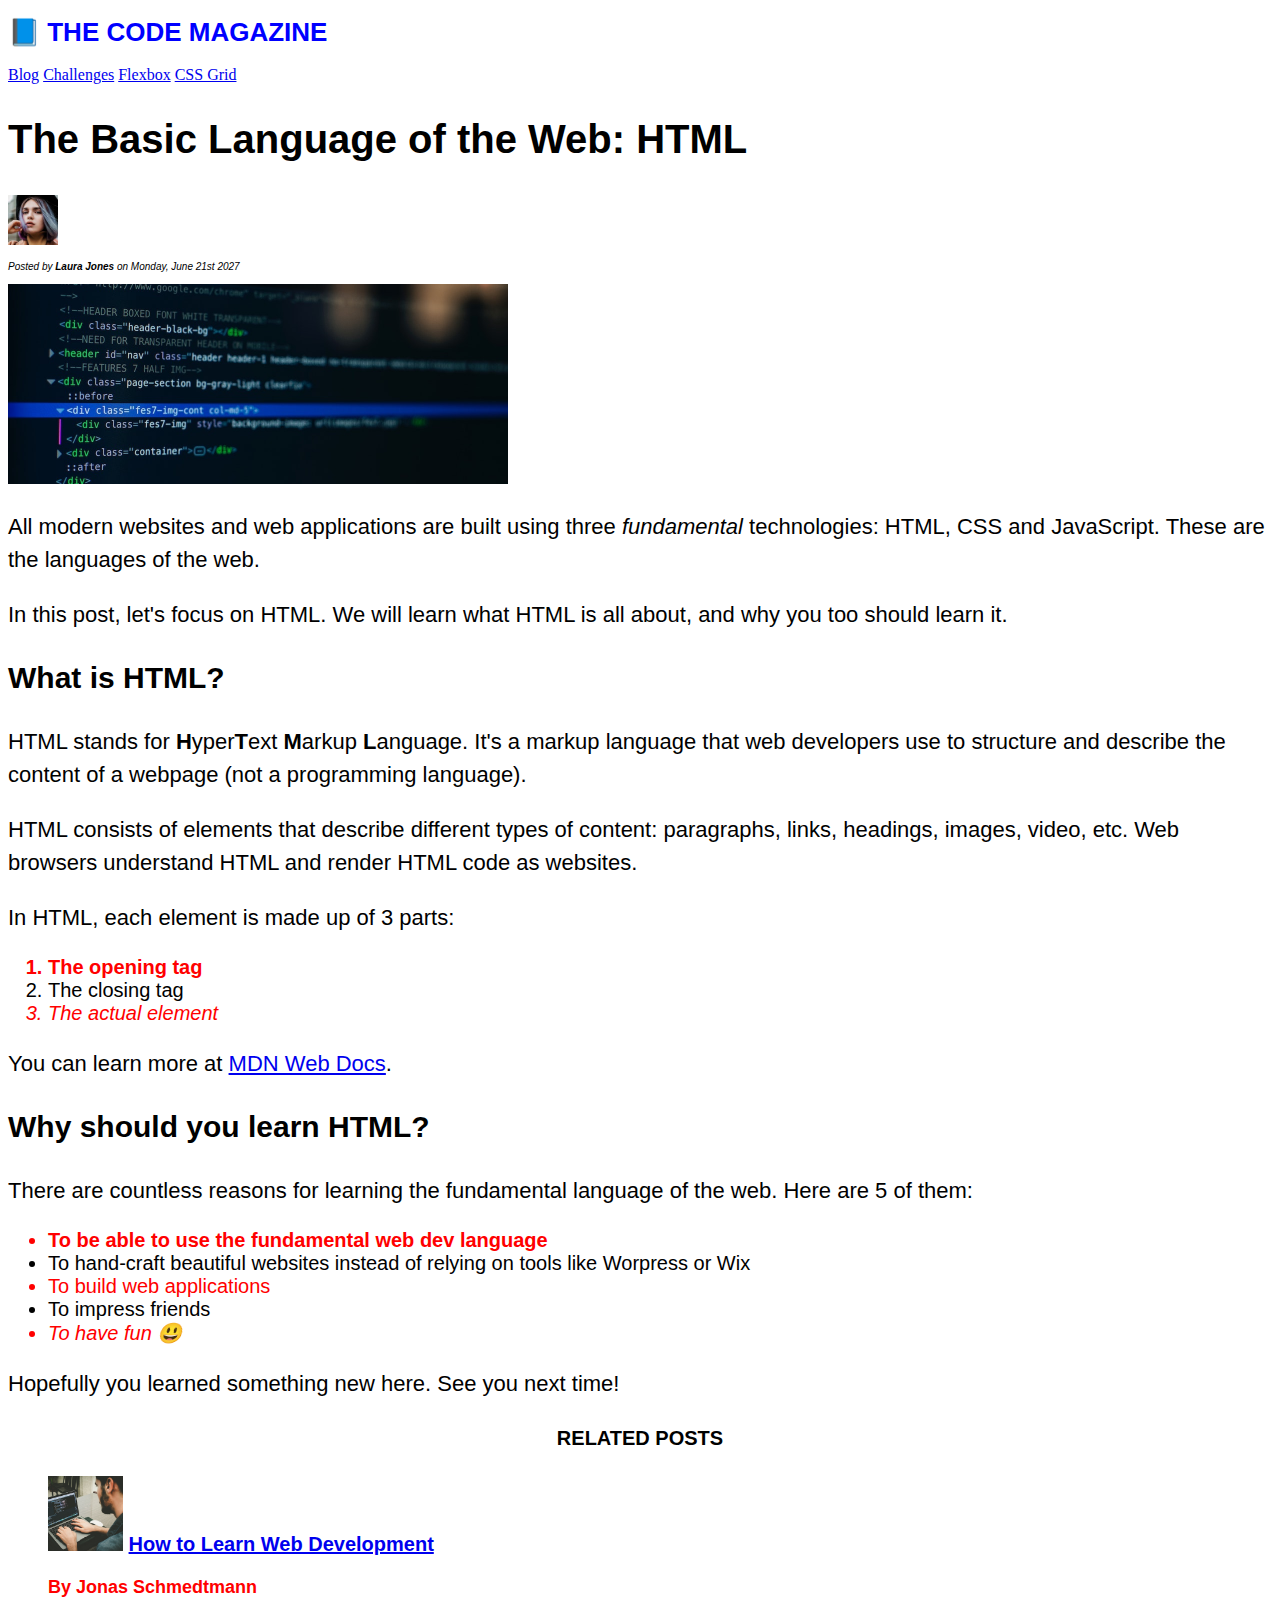
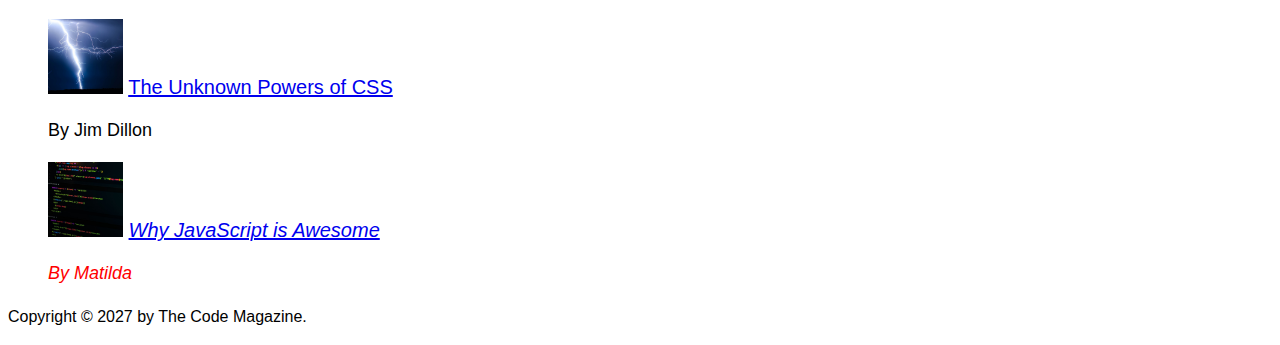
<file: HTML_Basic/03-CSS-Fundamentals/index.html>
<!DOCTYPE html>
<html lang="en">
  <head>
    <meta charset="UTF-8" />
    <link href="style.css" rel="stylesheet">
    <title>The Basic Language of the Web: HTML</title>
    
    </head>

  <body>
    <!--
    <h1>The Basic Language of the Web: HTML</h1>
    <h2>The Basic Language of the Web: HTML</h2>
    <h3>The Basic Language of the Web: HTML</h3>
    <h4>The Basic Language of the Web: HTML</h4>
    <h5>The Basic Language of the Web: HTML</h5>
    <h6>The Basic Language of the Web: HTML</h6>
    -->

    <header>
      <h1>📘 The Code Magazine</h1>

      <nav>
        <a href="blog.html">Blog</a>
        <a href="#">Challenges</a>
        <a href="#">Flexbox</a>
        <a href="#">CSS Grid</a>
      </nav>
    </header>

    <article>
      <header>
        <h2>The Basic Language of the Web: HTML</h2>

        <img
          src="img/laura-jones.jpg"
          alt="Headshot of Laura Jones"
          height="50"
          width="50"
        />

        <p id="author">Posted by <strong>Laura Jones</strong> on Monday, June 21st 2027</p>

        <img
          src="img/post-img.jpg"
          alt="HTML code on a screen"
          width="500"
          height="200"
        />
      </header>

      <p>
        All modern websites and web applications are built using three
        <em>fundamental</em>
        technologies: HTML, CSS and JavaScript. These are the languages of the
        web.
      </p>

      <p>
        In this post, let's focus on HTML. We will learn what HTML is all about,
        and why you too should learn it.
      </p>

      <h3>What is HTML?</h3>
      <p>
        HTML stands for <strong>H</strong>yper<strong>T</strong>ext
        <strong>M</strong>arkup <strong>L</strong>anguage. It's a markup
        language that web developers use to structure and describe the content
        of a webpage (not a programming language).
      </p>
      <p>
        HTML consists of elements that describe different types of content:
        paragraphs, links, headings, images, video, etc. Web browsers understand
        HTML and render HTML code as websites.
      </p>
      <p>In HTML, each element is made up of 3 parts:</p>

      <ol>
        <li>The opening tag</li>
        <li>The closing tag</li>
        <li>The actual element</li>
      </ol>

      <p>
        You can learn more at
        <a
          href="https://developer.mozilla.org/en-US/docs/Web/HTML"
          target="_blank"
          >MDN Web Docs</a
        >.
      </p>

      <h3>Why should you learn HTML?</h3>

      <p>
        There are countless reasons for learning the fundamental language of the
        web. Here are 5 of them:
      </p>

      <ul>
        <li>To be able to use the fundamental web dev language</li>
        <li>
          To hand-craft beautiful websites instead of relying on tools like
          Worpress or Wix
        </li>
        <li>To build web applications</li>
        <li>To impress friends</li>
        <li>To have fun 😃</li>
      </ul>

      <p>Hopefully you learned something new here. See you next time!</p>
    </article>

    <aside>
      <h4>Related posts</h4>

      <ul class="related-book">
        <li>
          <img
            src="img/related-1.jpg"
            alt="Person programming"
            width="75"
            width="75"
          />
          <a href="#">How to Learn Web Development</a>
          <p class="related-author">By Jonas Schmedtmann</p>
        </li>
        <li>
          <img src="img/related-2.jpg" alt="Lightning" width="75" heigth="75" />
          <a href="#">The Unknown Powers of CSS</a>
          <p class="related-author">By Jim Dillon</p>
        </li>
        <li>
          <img
            src="img/related-3.jpg"
            alt="JavaScript code on a screen"
            width="75"
            height="75"
          />
          <a href="#">Why JavaScript is Awesome</a>
          <p class="related-author">By Matilda</p>
        </li>
      </ul>
    </aside>

    <footer>
      <p id="copyright">
        Copyright &copy; 2027 by The Code Magazine.
      </p>
    </footer>
  </body>
</html>
</file>
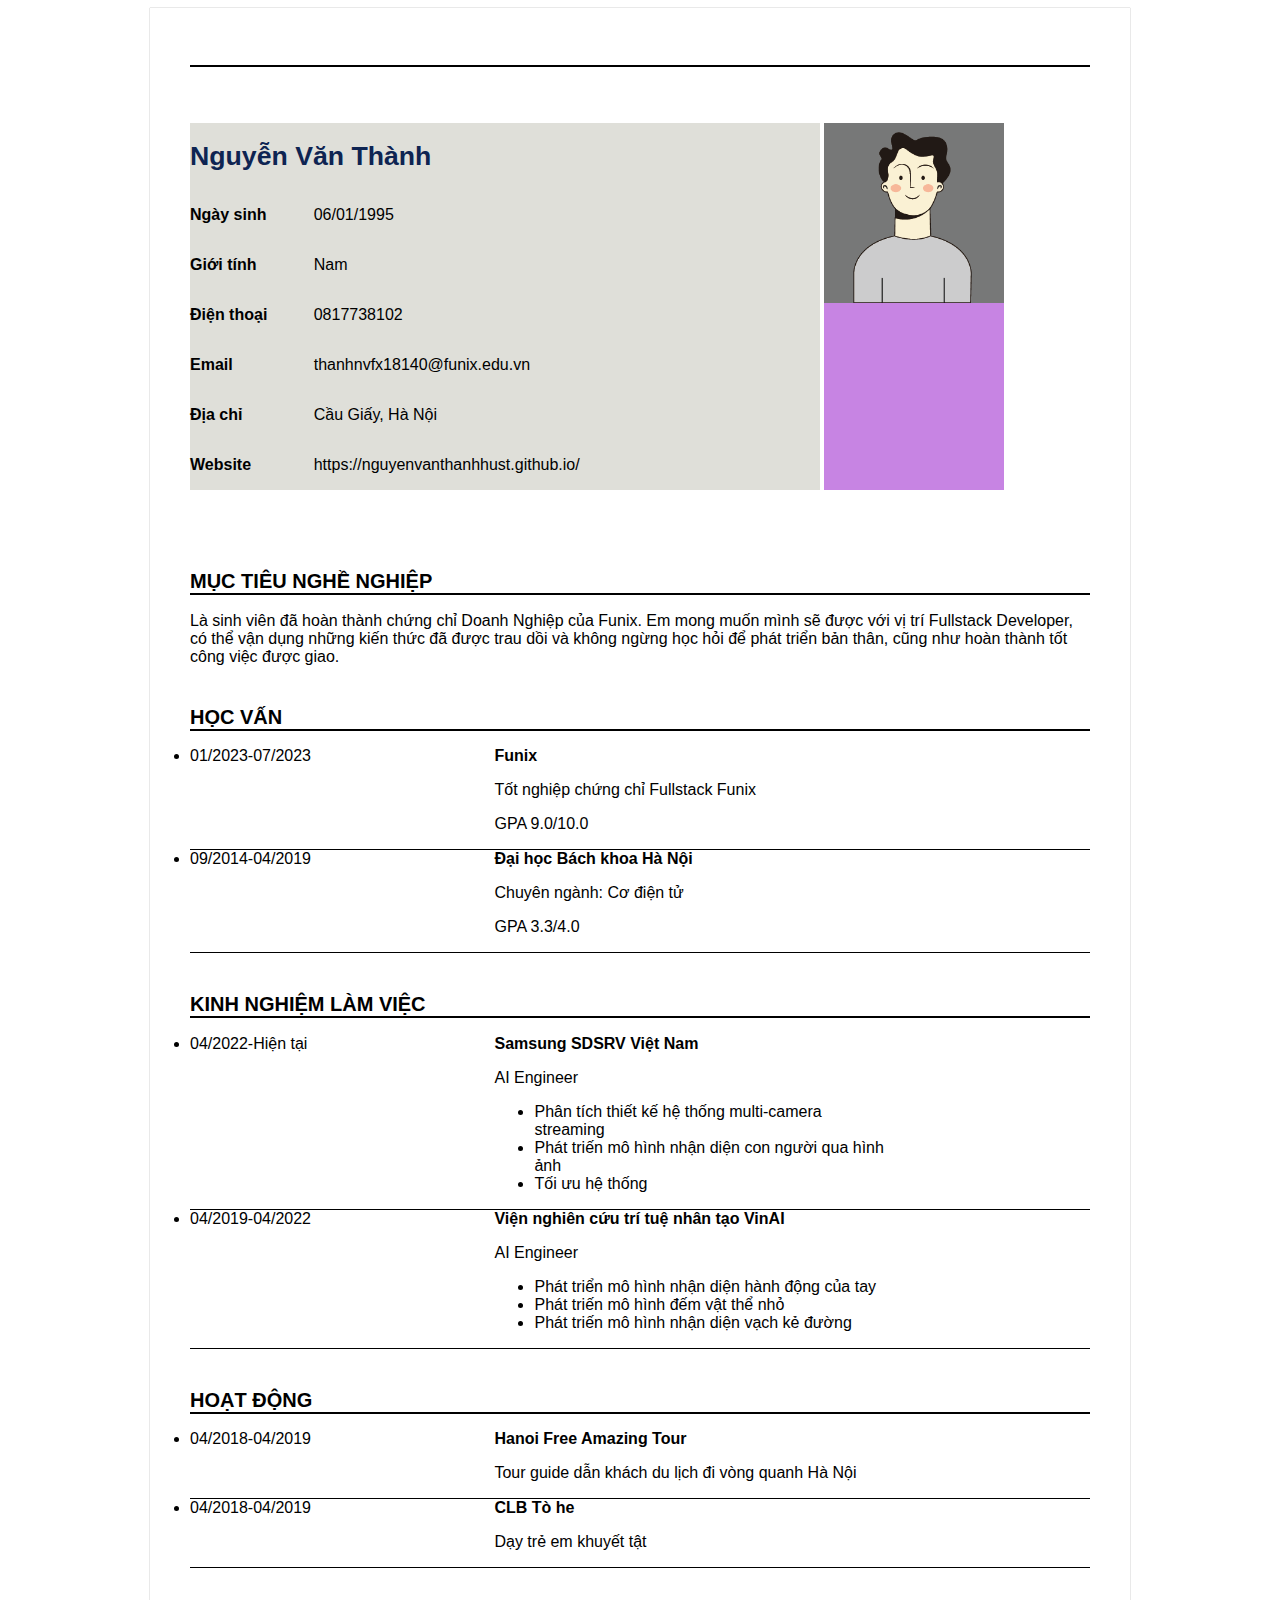
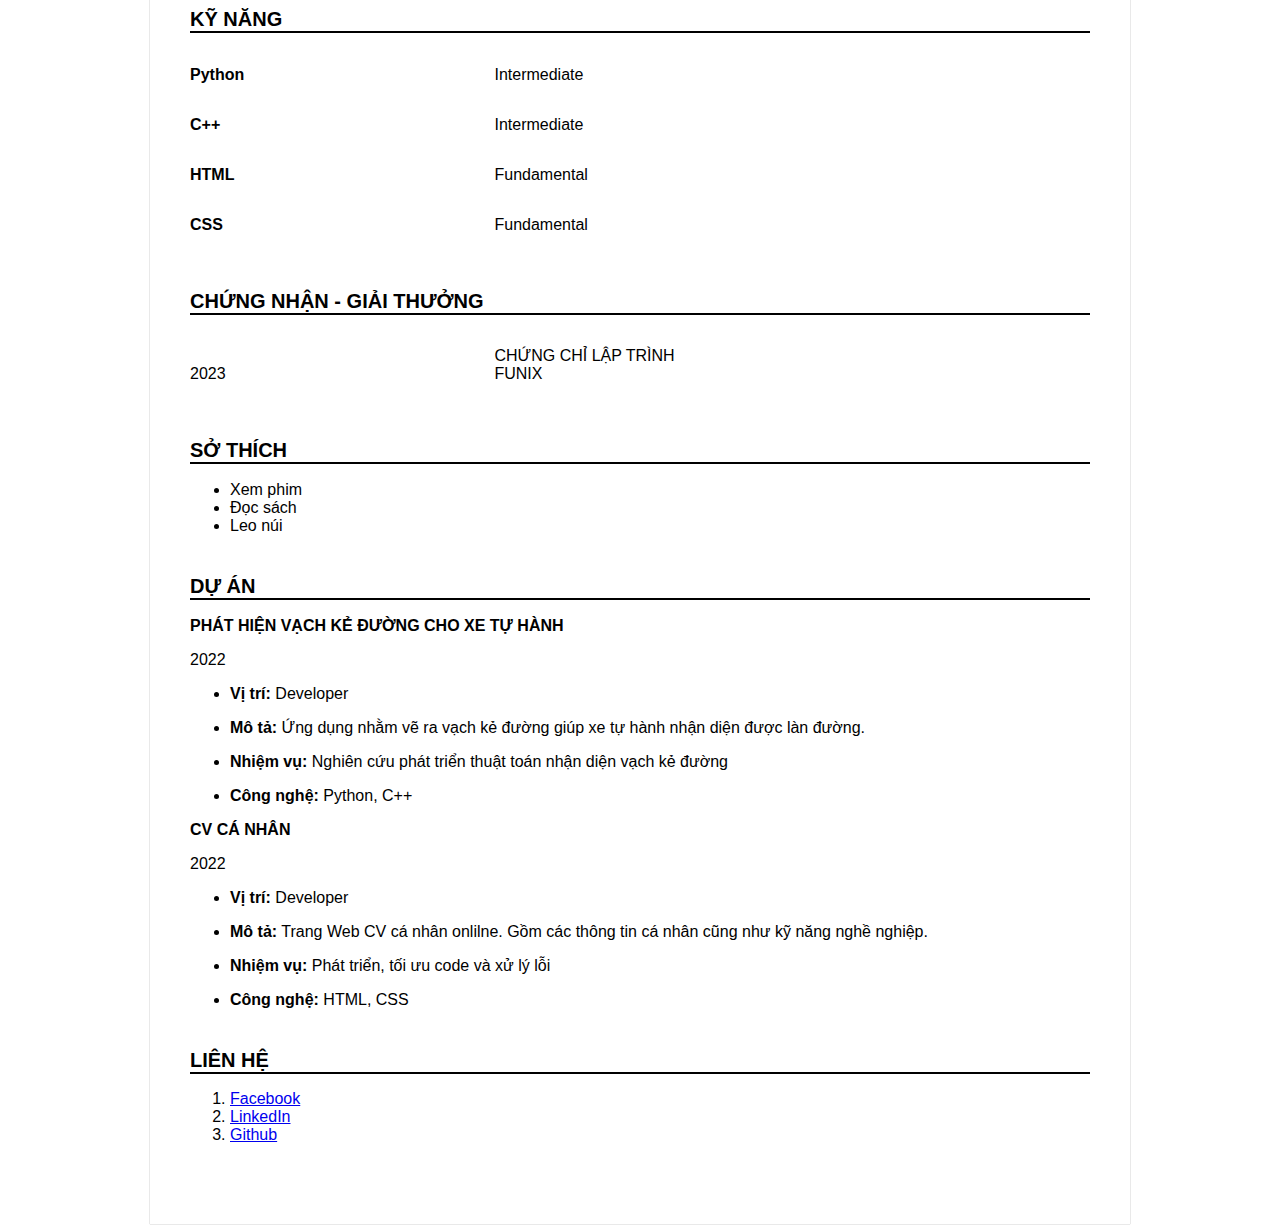
<file: HTML_Basic/Assignment 01/index.html>
<!DOCTYPE html>
<html lang="en">
	<head>
		<meta charset="utf-8" />
		<title>Assignment 01</title>
		<meta name="robots" content="noindex" />

		<link rel="stylesheet" href="./css/styles.css" />
	</head>

	<body>
		<div class="cv-document">
			<div class="cv-page">
				<div class="section-main" id="info">
					<h2 class="section-title"></h2>
					<div class="main-section-content">
						<h1 class="name">Nguyễn Văn Thành</h1>
						<div class="each-info">
							<p class="info-type">Ngày sinh</p>
							<p class="info">06/01/1995</p>
						</div>
						<div class="each-info">
							<p class="info-type">Giới tính</p>
							<p class="info">Nam</p>
						</div>
						<div class="each-info">
							<p class="info-type">Điện thoại</p>
							<p class="info">0817738102</p>
						</div>
						<div class="each-info">
							<p class="info-type">Email</p>
							<p class="info">thanhnvfx18140@funix.edu.vn</p>
						</div>
						<div class="each-info">
							<p class="info-type">Địa chỉ</p>
							<p class="info">Cầu Giấy, Hà Nội</p>
						</div>
						<div class="each-info">
							<p class="info-type">Website</p>
							<p class="info">https://nguyenvanthanhhust.github.io/</p>
						</div>
					</div>

					<div class="person-image">
						<img id="image" 
							src="./images/default-avatar.png"
							width="180"
							height="180"

						>
					</div>
				</div>				

				<div class="section" id="target">
					<h2 class="section-title">Mục tiêu nghề nghiệp</h2>
					<div class="section-content">
						<p>Là sinh viên đã hoàn thành chứng chỉ Doanh Nghiệp của Funix. Em mong muốn mình sẽ được với vị trí Fullstack Developer, có thể vận dụng những kiến thức đã được trau dồi và không ngừng học hỏi để phát triển bản thân, cũng như hoàn thành tốt công việc được giao.</p>
					</div>
				</div>

				<div class="section" id="education">
					<h2 class="section-title">Học vấn</h2>
					<div class="section-content">
						<div class="activity-info">
							<div class="time">
								<li>01/2023-07/2023</li>
							</div>
							<div class="activity">
								<div class="header">
									Funix
								</div>
								<div class="info">
									<p>Tốt nghiệp chứng chỉ Fullstack Funix</p>
									<p>GPA 9.0/10.0</p>
								</div>
							</div>
						</div>
						<div class="activity-info">
							<div class="time">
								<li>09/2014-04/2019</li>
							</div>
							<div class="activity">
								<div class="header">
									Đại học Bách khoa Hà Nội
								</div>
								<div class="info">
									<p>Chuyên ngành: Cơ điện tử</p>
									<p>GPA 3.3/4.0</p>
								</div>
							</div>
						</div>
					</div>
				</div>

				<div class="section" id="experience">
					<h2 class="section-title">Kinh nghiệm làm việc</h2>
					<div class="section-content">
						<div class="activity-info">
							<div class="time">
								<li>04/2022-Hiện tại</li>
							</div>
							<div class="activity">
								<div class="header">
									Samsung SDSRV Việt Nam
								</div>
								<div class="info">
									<p>AI Engineer</p>
									<ul>
										<li>Phân tích thiết kế hệ thống multi-camera streaming</li>
										<li>Phát triến mô hình nhận diện con người qua hình ảnh</li>
										<li>Tối ưu hệ thống</li>
									</ul>
								</div>
							</div>
						</div>
						<div class="activity-info">
							<div class="time">
								<li>04/2019-04/2022</li>
							</div>
							<div class="activity">
								<div class="header">
									Viện nghiên cứu trí tuệ nhân tạo VinAI
								</div>
								<div class="info">
									<p>AI Engineer</p>
									<ul>
										<li>Phát triển mô hình nhận diện hành động của tay</li>
										<li>Phát triến mô hình đếm vật thể nhỏ</li>
										<li>Phát triến mô hình nhận diện vạch kẻ đường</li>
									</ul>
								</div>
							</div>
						</div>

					</div>
				</div>

				<div class="section" id="activity">
					<h2 class="section-title">Hoạt động</h2>
					<div class="section-content">
						<div class="activity-info">
							<div class="time">
								<li>04/2018-04/2019</li>
							</div>
							<div class="activity">
								<div class="header">
									Hanoi Free Amazing Tour
								</div>
								<div class="info">
									<p>Tour guide dẫn khách du lịch đi vòng quanh Hà Nội</p>
								</div>
							</div>
						</div>
						<div class="activity-info">
							<div class="time">
								<li>04/2018-04/2019</li>
							</div>
							<div class="activity">
								<div class="header">
									CLB Tò he
								</div>
								<div class="info">
									<p>Dạy trẻ em khuyết tật</p>
								</div>
							</div>
						</div>
					</div>
				</div>

				<div class="section" id="skill">
					<h2 class="section-title">Kỹ năng</h2>
					<div class="section-content">
						<div class="each-info">
							<p class="language">Python</p>
							<p class="level">Intermediate</p>
						</div>
						<div class="each-info">
							<p class="language">C++</p>
							<p class="level">Intermediate</p>
						</div>
						<div class="each-info">
							<p class="language">HTML</p>
							<p class="level">Fundamental</p>
						</div>
						<div class="each-info">
							<p class="language">CSS</p>
							<p class="level">Fundamental</p>
						</div>
					</div>
				</div>

				<div class="section" id="certificate">
					<h2 class="section-title">Chứng nhận - Giải thưởng</h2>
					<div class="section-content">
						<div class="each-info">
							<p class="year">2023</p>
							<p class="cerfiticate">chứng chỉ lập trình funix</p>
						</div>
					</div>
				</div>

				<div class="section" id="hobby">
					<h2 class="section-title">Sở thích</h2>
					<div class="section-content">
						<ul>
							<li>Xem phim</li>
							<li>Đọc sách</li>
							<li>Leo núi</li>
						</ul>
					</div>
				</div>

				<div class="section" id="project">
					<h2 class="section-title">Dự án</h2>
					<div class="section-content">
						<div class="project">
							<div class="header-project">
								Phát hiện vạch kẻ đường cho xe tự hành
							</div>
							<div class="each-project">
								<p>2022</p>
								<ul>
									<li>
										<div class="description">
											<p>
												<span style="font-weight: bold;">Vị trí:</span>
												Developer
											</p>
										</div>
									</li>
									<li>
										<div class="description">
											<p>
												<span style="font-weight: bold;">Mô tả:</span>
												Ứng dụng nhằm vẽ ra vạch kẻ đường giúp xe tự hành nhận diện được làn đường.
											</p>
										</div>
									</li>
									<li>
										<div class="description">
											<p>
												<span style="font-weight: bold;">Nhiệm vụ:</span>
												Nghiên cứu phát triển thuật toán nhận diện vạch kẻ đường
											</p>
										</div>
									</li>
									<li>
										<div class="description">
											<p>
												<span style="font-weight: bold;">Công nghệ:</span>
												Python, C++
											</p>
										</div>
									</li>
								</ul>
							</div>
						</div>
						<div class="project">
							<div class="header-project">
								CV Cá nhân
							</div>
							<div class="each-project">
								<p>2022</p>
								<ul>
									<li>
										<div class="description">
											<p>
												<span style="font-weight: bold;">Vị trí:</span>
												Developer
											</p>
										</div>
									</li>
									<li>
										<div class="description">
											<p>
												<span style="font-weight: bold;">Mô tả:</span>
												Trang Web CV cá nhân onlilne. Gồm các thông tin cá nhân cũng như kỹ năng nghề nghiệp.
											</p>
										</div>
									</li>
									<li>
										<div class="description">
											<p>
												<span style="font-weight: bold;">Nhiệm vụ:</span>
												Phát triển, tối ưu code và xử lý lỗi
											</p>
										</div>
									</li>
									<li>
										<div class="description">
											<p>
												<span style="font-weight: bold;">Công nghệ:</span>
												HTML, CSS
											</p>
										</div>
									</li>
								</ul>
							</div>
						</div>
					</div>
				</div>

				<div class="section" id="contact">
					<h2 class="section-title">Liên hệ</h2>
					<div class="section-content">
						<ol>
							<li><a href="https://www.facebook.com/Nguyen.Van.Thanh.Hust/" target="_blank">Facebook</a></li>
							<li><a href="https://www.linkedin.com/in/thanh-nguyen-a1b492140/" target="_blank">LinkedIn</a></li>
							<li><a href="https://github.com/NguyenVanThanhHust/" target="_blank">Github</a></li>
						</ol>
					</div>
				</div>
			</div>
		</div>
	</body>
</html>
</file>
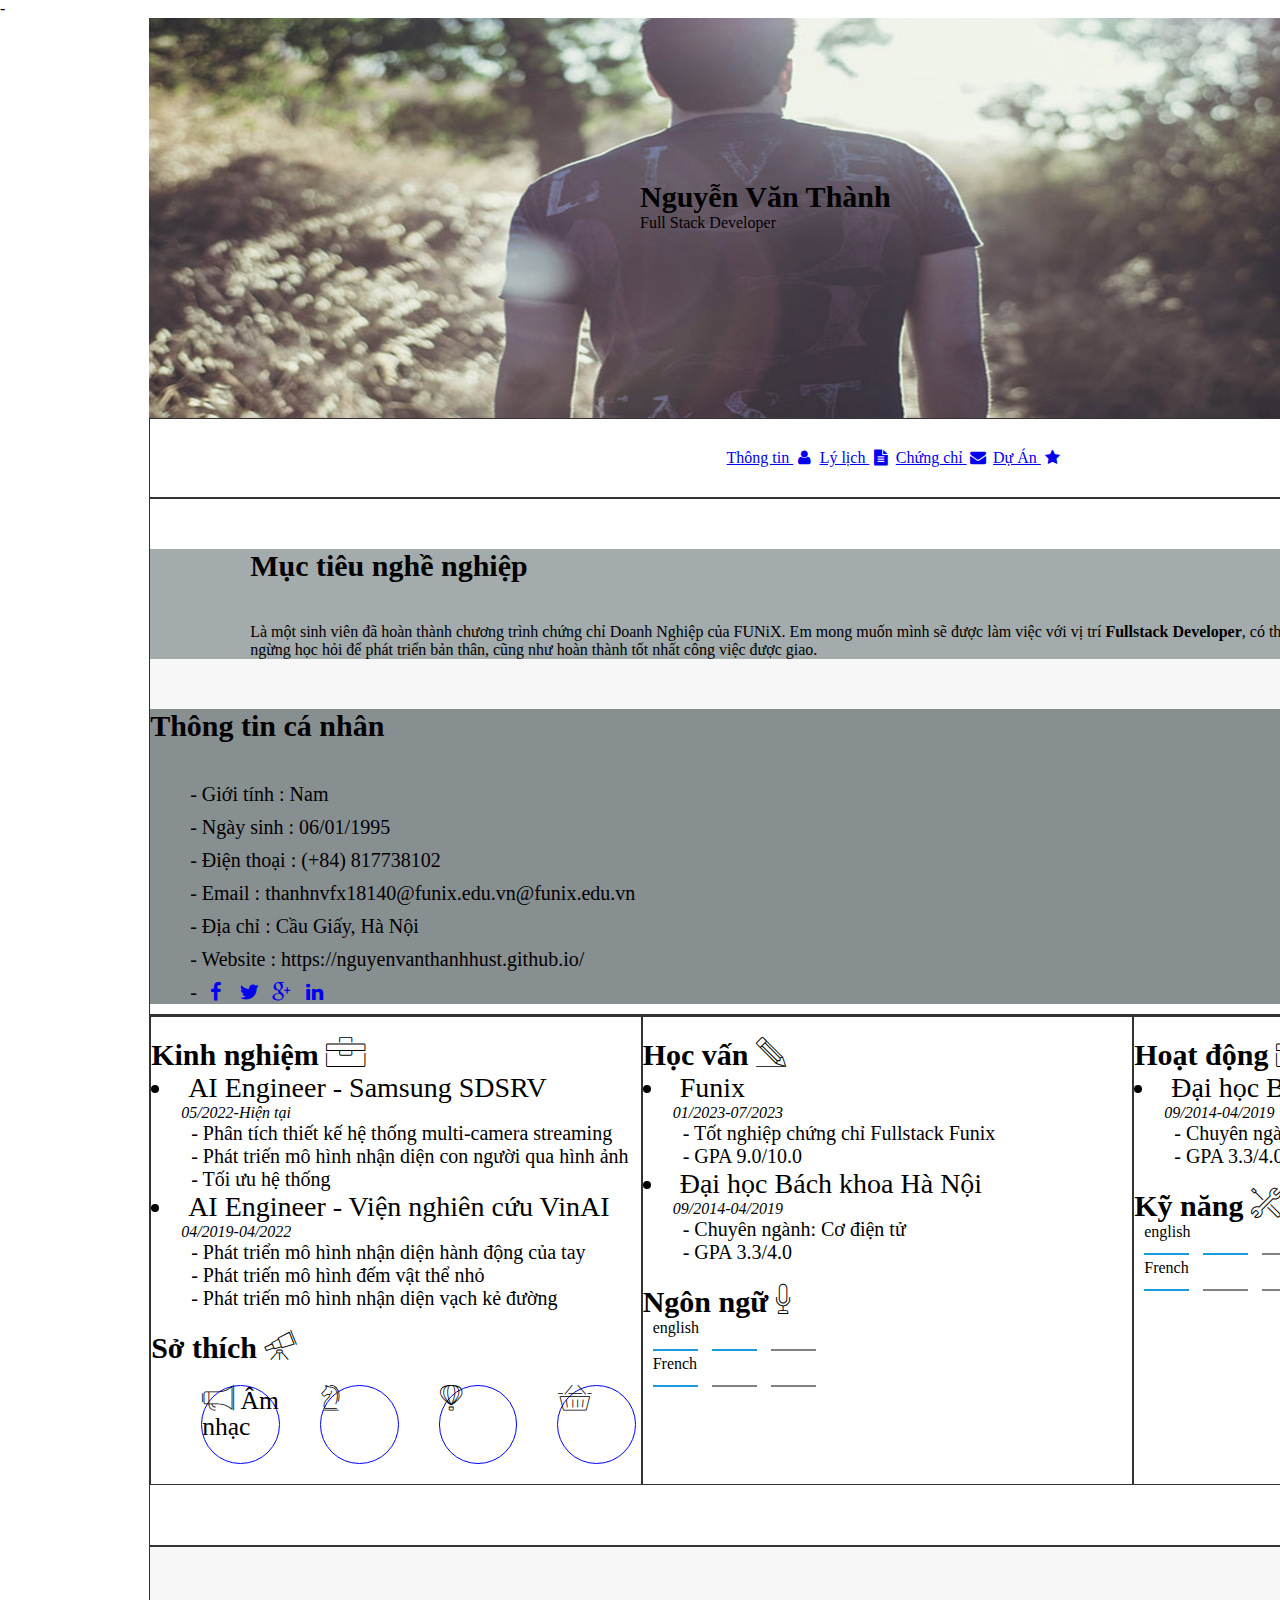
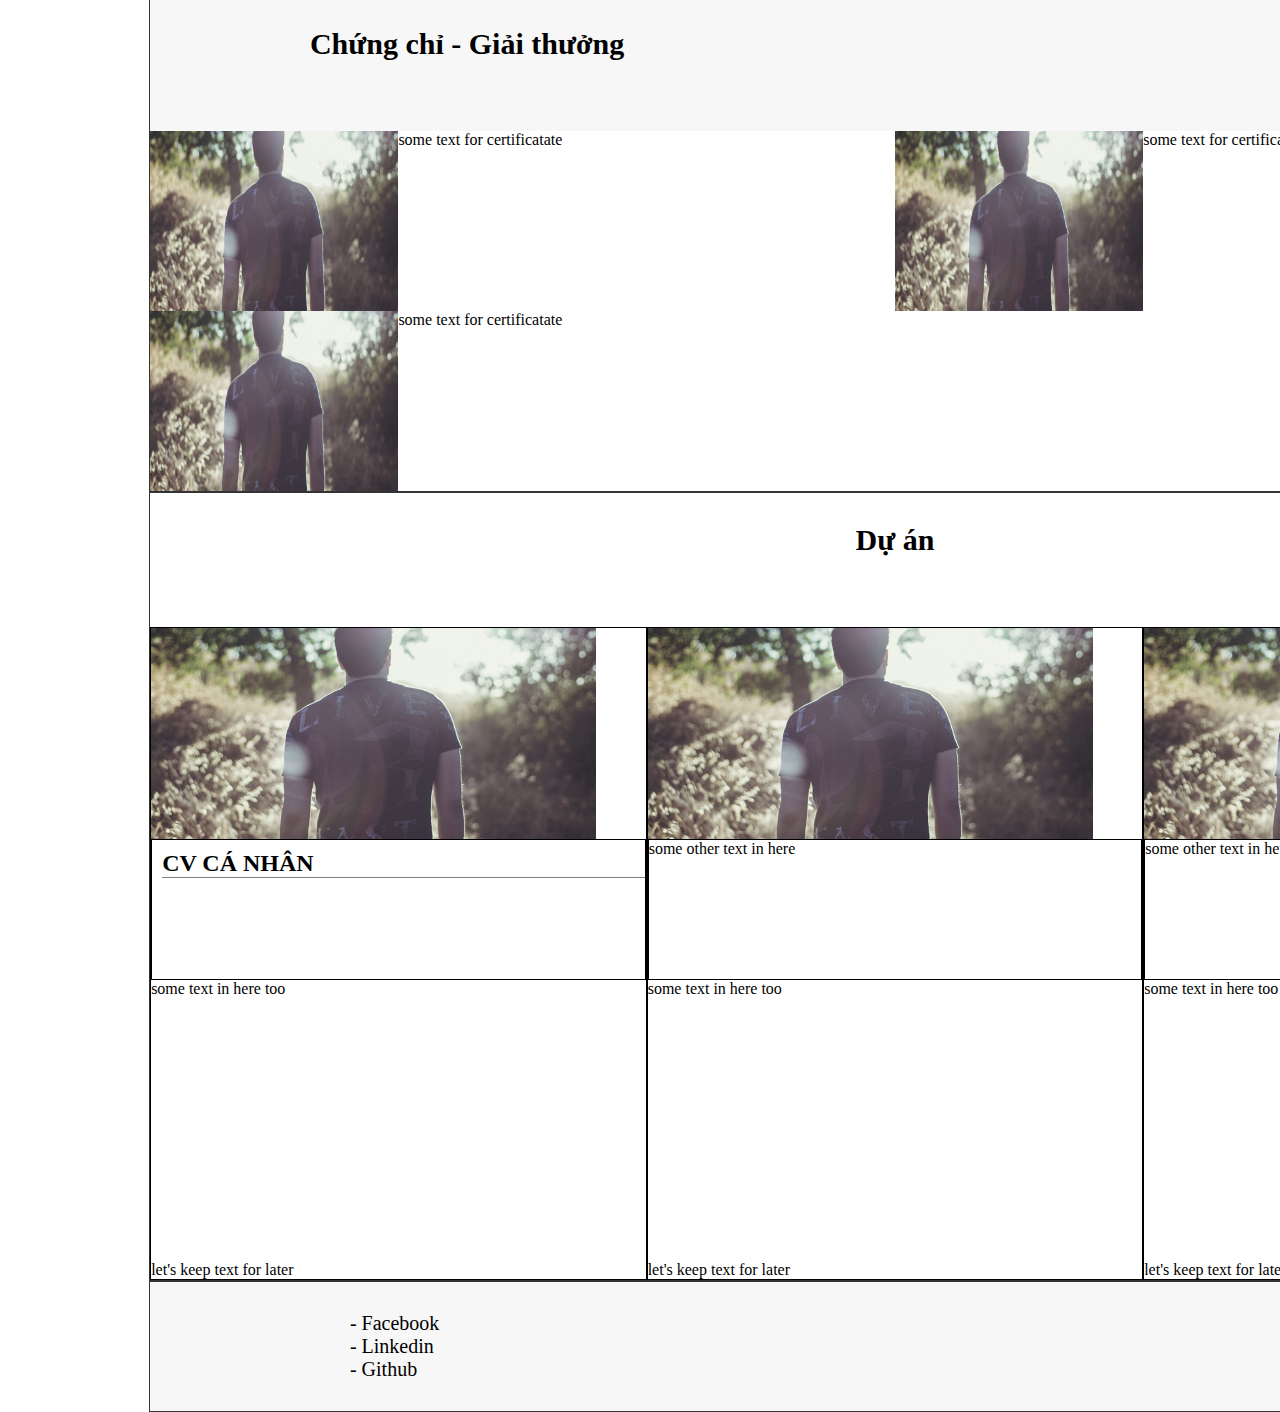
<file: HTML_Basic/Assignment 02/index.html>
-<!DOCTYPE html>
<html lang="en">
<head>
	<meta charset="UTF-8">
	<meta http-equiv="X-UA-Compatible" content="IE=edge">
	<meta name="viewport" content="width=device-width, initial-scale=1.0">
	<link rel="stylesheet" href="./css/style.css">
	<link rel="stylesheet" href="./css/font.css">
	<title>Assignment 02</title>
</head>
<body>
	<div class="big-grid-item" id="banner-div" >
		<center>
			<img src="./images/banner.jpg" id="banner" alt="banner-image">
		</center>
		<div class="center-info">
			<h1>Nguyễn Văn Thành</h1>
			<span>Full Stack Developer</span>
		</div>
	</div>
	<div class="big-grid-item" id="main-body">
		<div class="grid-item"  id="navigation-bar">
			<section id="nav-bar">
				<nav class="container">
					<a href="#nav-bar" class="reference">Thông tin <i class="icon-user"></i></a>
					<a href="#about" class="reference">Lý lịch <i class="icon-doc-text-inv"></i></a>
					<a href="#certificate" class="reference">Chứng chỉ <td><i class="icon-mail-alt"></i></td></a>
					<a href="#project" class="reference">Dự Án <td><i class="icon-star-1"></i></td></a>
				</nav>
			</section>
		</div>
		<div class="grid-item" id="basic-info">
			<section id="	" class="bg-grey">
				<div class="sub-grid" id="target" >
					<div id="target-text">
						<h1 class="section-title">Mục tiêu nghề nghiệp</h1>
						<p>
							Là một sinh viên đã hoàn thành chương trình chứng chỉ Doanh
							Nghiệp của FUNiX. Em mong muốn mình sẽ được làm việc với vị
							trí <b>Fullstack Developer</b>, có thể vận dụng những kiến
							thức đã được trau dồi và không ngừng học hỏi để phát triển
							bản thân, cũng như hoàn thành tốt nhất công việc được giao.
						</p>
					</div>
				</div>
				<div class="sub-grid" id="personal-info" style="background-color:rgb(136, 143, 144);">
					<h1 class="section-title">Thông tin cá nhân</h1>
					<ul class="mt-40 info">
						<li class="info-item"><span>Giới tính</span> : Nam</li>
						<li class="info-item"><span>Ngày sinh</span> : 06/01/1995</li>
						<li class="info-item"><span>Điện thoại</span> : (+84) 817738102</li>
						<li class="info-item"><span>Email</span> : thanhnvfx18140@funix.edu.vn@funix.edu.vn</li>
						<li class="info-item"><span>Địa chỉ</span> : Cầu Giấy, Hà Nội</li>
						<li class="info-item"><span>Website</span> : https://nguyenvanthanhhust.github.io/</li>
						<li class="info-item">
							<a href="https://www.facebook.com/Nguyen.Van.Thanh.Hust"><td><i class="icon-facebook"></i></td></a> 
							<a href="https://www.facebook.com/Nguyen.Van.Thanh.Hust"><td><i class="icon-twitter"></i></td></a>
							<a href="https://www.facebook.com/Nguyen.Van.Thanh.Hust"><td><td><i class="icon-gplus"></i></td></a>
							<a href="https://www.facebook.com/Nguyen.Van.Thanh.Hust"><td><i class="icon-linkedin"></i></td></a>
						</li>
					</ul>
				</div>
			</section>
		</div>
	
		<div class="grid-item" id="job-information">
			<section id="job-info">
				<div class="column">
					<div style="margin-top: 20px">
						<h1>Kinh nghiệm <td><i class="ic-toolbox"></i></td></h1>
						<div class="work-item">
							<div class="title-item">AI Engineer - Samsung SDSRV</div>
							<div class="time-stamp">05/2022-Hiện tại</div>
							<ul>
								<li>Phân tích thiết kế hệ thống multi-camera streaming</li>
								<li>Phát triến mô hình nhận diện con người qua hình ảnh</li>
								<li>Tối ưu hệ thống</li>
							</ul>
						</div>
						<div class="work-item">
							<div class="title-item">AI Engineer - Viện nghiên cứu VinAI</div>
							<div class="time-stamp">04/2019-04/2022</div>
							<ul>
								<li>Phát triển mô hình nhận diện hành động của tay</li>
								<li>Phát triến mô hình đếm vật thể nhỏ</li>
								<li>Phát triến mô hình nhận diện vạch kẻ đường</li>
							</ul>
						</div>

					</div>
					<div style="margin-top: 20px">
						<h1>Sở thích <td><i class="ic-telescope"></i></td></h1>
						<div id="hobbies">
							<td><i class="hobby ic-megaphone">
								Âm nhạc
							</i></td>
							<td><i class="hobby ic-strategy"></i></td>
							<td><i class="hobby ic-hotairballoon"></i></td>
							<td><i class="hobby ic-basket"></i></td>
						</div>
					</div>
				</div>
				<div class="column">
					<div style="margin-top: 20px">
						<h1>Học vấn <td><i class="ic-pencil"></i></td></h1>
						<div class="work-item">
							<div class="title-item">Funix</div>
							<div class="time-stamp">01/2023-07/2023</div>
							<ul>
								<li>Tốt nghiệp chứng chỉ Fullstack Funix</li>
								<li>GPA 9.0/10.0</li>
							</ul>
						</div>
						<div class="work-item">
							<div class="title-item">Đại học Bách khoa Hà Nội</div>
							<div class="time-stamp">09/2014-04/2019</div>
							<ul>
								<li>Chuyên ngành: Cơ điện tử</li>
								<li>GPA 3.3/4.0</li>
							</ul>
						</div>
					</div>
					<div style="margin-top: 20px">
						<h1>Ngôn ngữ <td><i class="ic-mic"></i></td></h1>
						<div id="language">
							<div class="each-language">
								<div>english</div>
								<span class="level-pass"></span>									
								<span class="level-pass"></span>									
								<span class="level"></span>									
							</div>
							<div class="each-language">
								<div>French</div>
								<span class="level-pass"></span>									
								<span class="level"></span>									
								<span class="level"></span>	
							</div>
						</div>
					</div>
				</div>
				<div class="column">
					<div style="margin-top: 20px">
						<h1>Hoạt động <td><i class="ic-toolbox"></i></td></h1>
						<div class="work-item">
							<div class="title-item">Đại học Bách khoa Hà Nội</div>
							<div class="time-stamp">09/2014-04/2019</div>
							<ul>
								<li>Chuyên ngành: Cơ điện tử</li>
								<li>GPA 3.3/4.0</li>
							</ul>
						</div>
					</div>
					<div style="margin-top: 20px">
						<h1>Kỹ năng <td><i class="ic-tools-2"></i></td></h1>
						<div id="language">
							<div class="each-language">
								<div>english</div>
								<span class="level-pass"></span>									
								<span class="level-pass"></span>									
								<span class="level"></span>									
							</div>
							<div class="each-language">
								<div>French</div>
								<span class="level-pass"></span>									
								<span class="level"></span>									
								<span class="level"></span>	
							</div>
						</div>
					</div>
				</div>

				<div class="container">

				</div>
			</section>
		</div>
	
		<div class="grid-item" id="certi">
			<section id="certificate-title" class="bg-grey">
				<div class="container">
					<h1 class="section-title">
						Chứng chỉ - Giải thưởng
					</h1>
				</div>
			</section>
			<div id="certificatate-content">
				<div class="cerf-row">
					<div class="each-cerf">
						<div>
							<img src="./images/banner.jpg" height="180px" width="250px" alt="banner-image" style="width:100%;">
						</div>
						<div>
							some text for certificatate
						</div>
					</div>
					<div class="each-cerf">
						<div>
							<img src="./images/banner.jpg" height="180px" width="250px" alt="banner-image" style="width:100%;">
						</div>
						<div>
							some text for certificatate
						</div>
					</div>
				</div>
				<div class="cerf-row">
					<div class="each-cerf">
						<div>
							<img src="./images/banner.jpg" height="180px" width="250px" alt="banner-image" style="width:100%;">
						</div>
						<div>
							some text for certificatate
						</div>
					</div>
				</div>
			</div>
		</div>
	
		<div class="grid-item" id="experience">
			<section id="project">
				<div class="container">
					<h1 class="project-section-title">
						Dự án
					</h1>
				</div>
			</section>
			<div id="project-content">
				<div class="each-project">
					<div class="top-project">
						<img class="image-project" src="./images/banner.jpg">
					</div>
					<div class="project-base-info">
						<div>
							<h2 class="project-name"> CV cá nhân </h2>
						</div>							
					</div>
					<div class="role-info">
						some text in here too
					</div>
					<div class="project-description">
						let's keep text for later
					</div>
				</div>
				<div class="each-project">
					<div class="top-project">
						<img class="image-project" src="./images/banner.jpg">
					</div>
					<div class="project-base-info">
						some other text in here
					</div>
					<div class="role-info">
						some text in here too
					</div>
					<div class="project-description">
						let's keep text for later
					</div>
				</div>
				<div class="each-project">
					<div class="top-project">
						<img class="image-project" src="./images/banner.jpg">
					</div>
					<div class="project-base-info">
						some other text in here
					</div>
					<div class="role-info">
						some text in here too
					</div>
					<div class="project-description">
						let's keep text for later
					</div>
				</div>
			</div>
		</div>
	
		<div class="grid-item" id="footer">
			<section id="footer" class="bg-grey">
				<div class="container">
					<ul>
						<li>Facebook</li>
						<li>Linkedin</li>
						<li>Github</li>
					</ul>
				</div>
			</section>
		</div>
	</div>



</body>
</html>
</file>
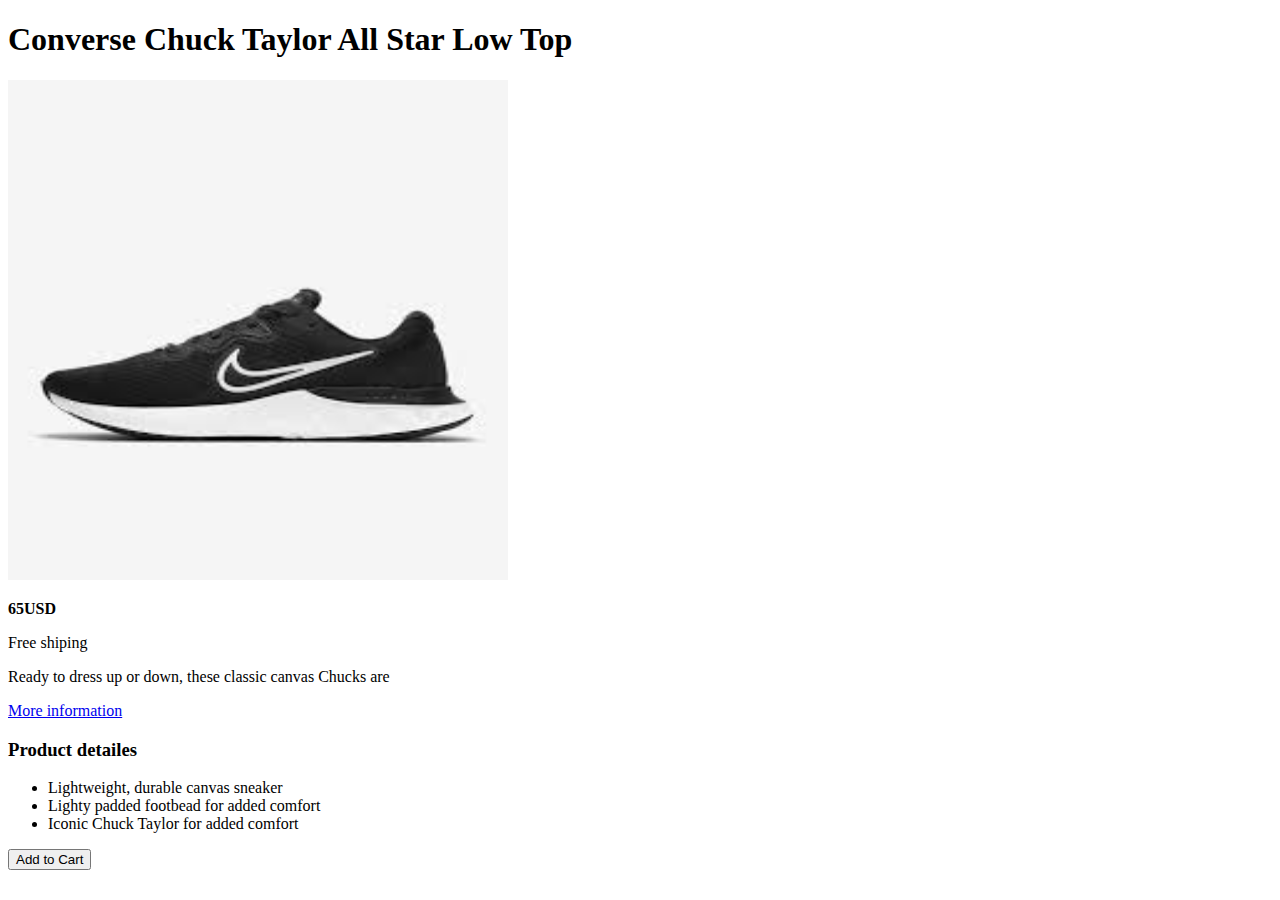
<file: HTML_Basic/Lab Practice Course 1/Lab 3.10/index.html>
<!DOCTYPE html>
<html lang="en">
<head>
    <meta charset="UTF-8">
    <meta http-equiv="X-UA-Compatible" content="IE=edge">
    <meta name="viewport" content="width=device-width, initial-scale=1.0">
    <title>Lab 3.10</title>
</head>
<body>
    <header>
        <h1>
            Converse Chuck Taylor All Star Low Top
        </h1>
    </header>
    <article>
        <img 
        src="img/download.jpeg",
        alt="Sample shoes"
        height="500"
        width="500"
        />
        <p>
            <strong> 65USD </strong>
        </p>

        <p>
            Free shiping
        </p>

        <p>
            Ready to dress up or down, these classic canvas Chucks are 
        </p>

        <a href="#", target="_blank">
            More information
        </a>

        <h3>
            Product detailes
        </h3>

        <ul>
            <li>
                Lightweight, durable canvas sneaker
            </li>
            <li>
                Lighty padded footbead for added comfort
            </li>
            <li>
                Iconic Chuck Taylor for added comfort
            </li>
        </ul>

        <button type="button">Add to Cart</button>
    </article>
    
</body>
</html>
</file>
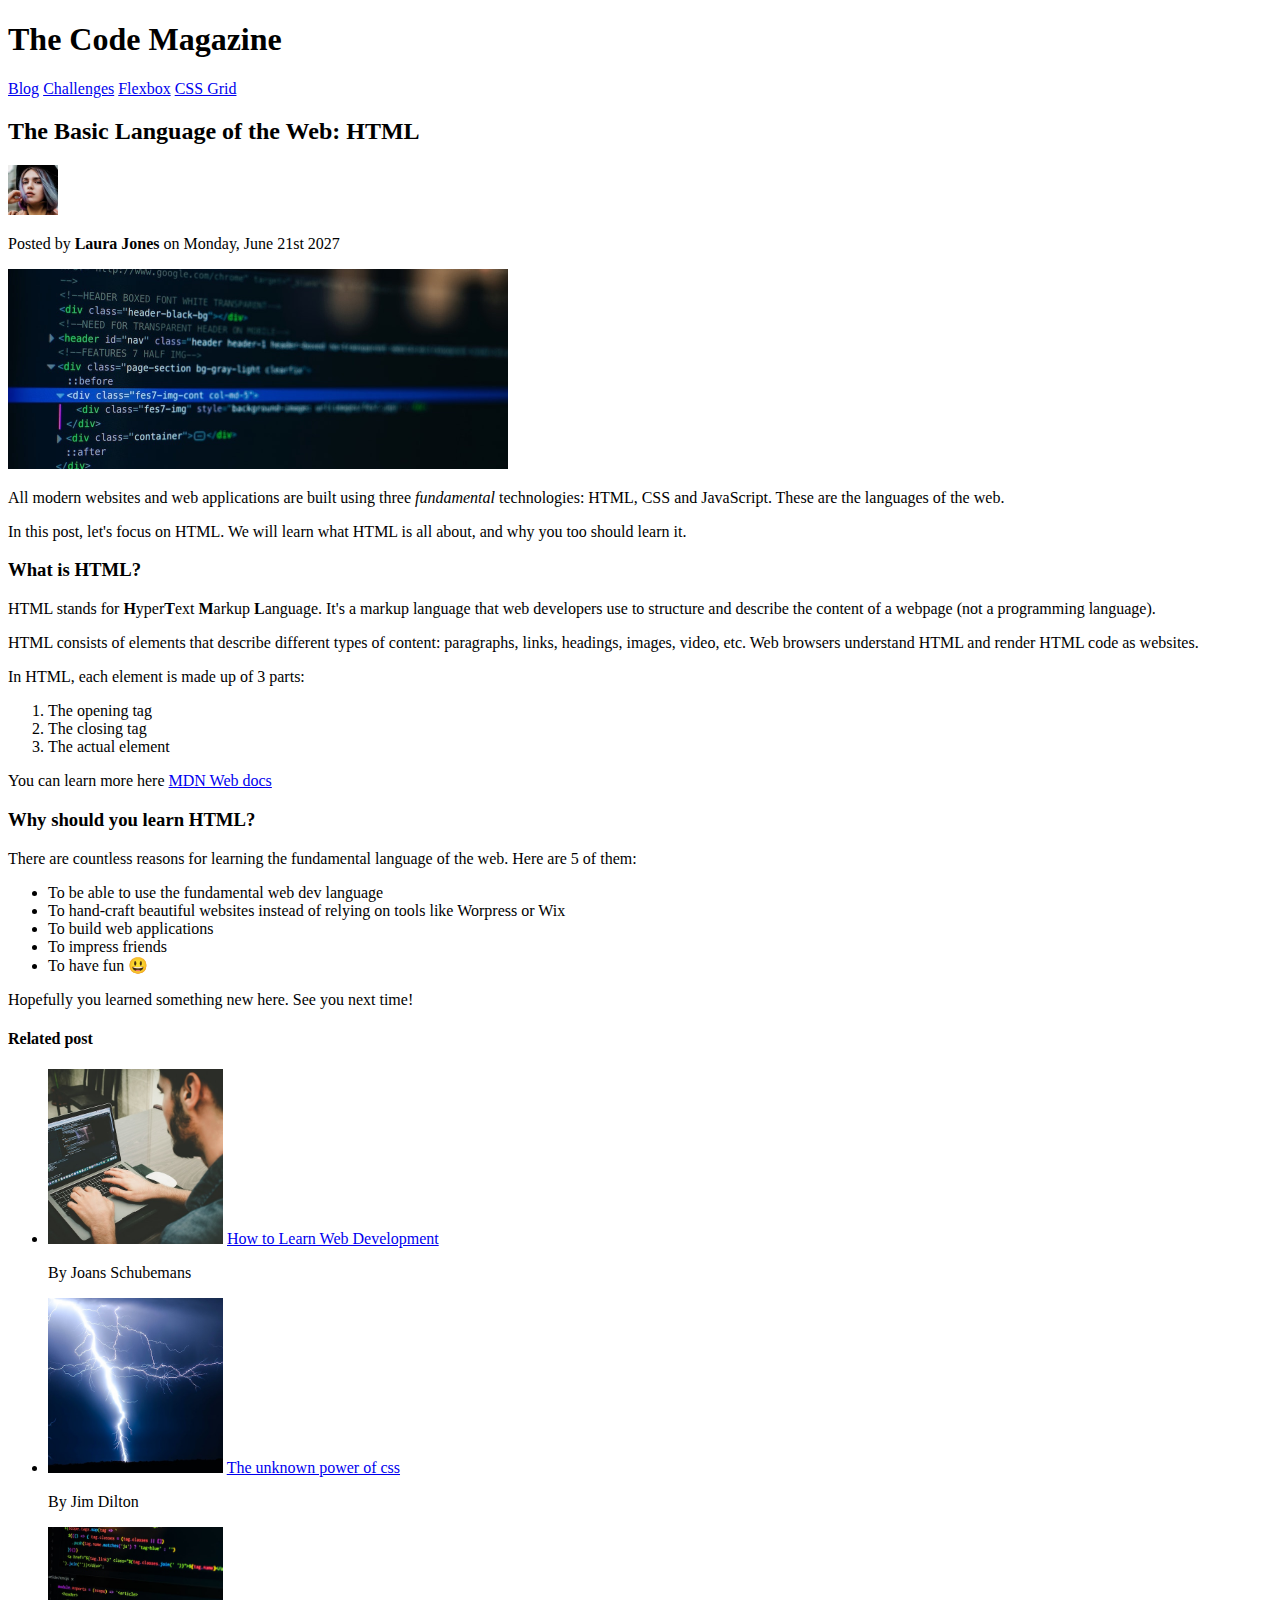
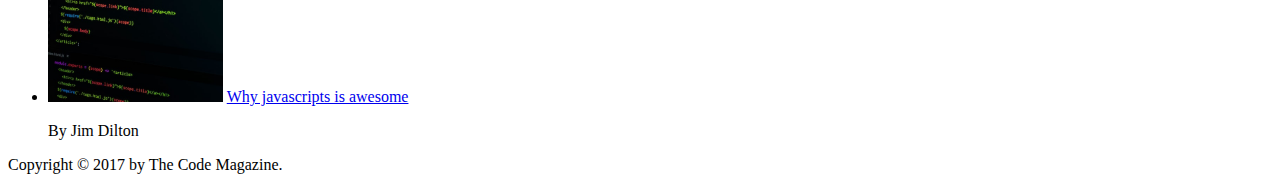
<file: HTML_Basic/Lab Practice Course 1/Lab 3.9/index.html>
<!DOCTYPE html>
<html lang="en">

<head>
    <meta charset="UTF-8" />
    <title>The Basic Language of the Web: HTML</title>
</head>

<body>
    <!-- <h1>The Basic Language of the Web: HTML</h1>
    <h2>The Basic Language of the Web: HTML</h2>
    <h3>The Basic Language of the Web: HTML</h3>
    <h4>The Basic Language of the Web: HTML</h4>
    <h5>The Basic Language of the Web: HTML</h5>
    <h6>The Basic Language of the Web: HTML</h6> -->
    <header>
        <h1>The Code Magazine</h1>
        <nav>
            <a href="blog.html">Blog</a>
            <a href="#">Challenges</a>
            <a href="#">Flexbox</a>
            <a href="#">CSS Grid</a>
        </nav>
    </header>

    <article>
        <header>
            <h2>The Basic Language of the Web: HTML</h2>
           
            <img src="img/laura-jones.jpg" 
                alt="Headshot of Laura Jones"
                width="50"
                height="50"/>
            <p>
                Posted by <strong>Laura Jones </strong> on Monday, June 21st 2027
            </p>
        
            <img 
                src="img/post-img.jpg" 
                alt="HTML code on a screen"
                width="500"
                height="200"
            />
        </header>
        <p>
            All modern websites and web applications are built using three <em>fundamental</em> technologies: HTML, CSS and JavaScript. These are the languages of the web.
        </p>
        
        <p>
            In this post, let's focus on HTML. We will learn what HTML is all about, and why you too should learn it.
        </p>
        <h3>What is HTML?</h3>
        <p>
            HTML stands for <strong>H</strong>yper<strong>T</strong>ext <strong>M</strong>arkup <strong>L</strong>anguage. It's a markup language that web developers use to structure and describe the content of a webpage (not a programming language).
        </p>    
        <p>
            HTML consists of elements that describe different types of content: paragraphs, links, headings, images, video, etc. Web browsers understand HTML and render HTML code as websites.
        </p>
        <p>
            In HTML, each element is made up of 3 parts:
        </p>
        <ol>
            <li>The opening tag</li>
            <li>The closing tag</li>            
            <li>The actual element</li>
        </ol>
    
        <p>
            You can learn more here
            <a 
            href="https://developer.mozilla.org/en-US/docs/Web/HTML"
            target="_blank"
            >MDN Web docs</a>
        </p>
    
        <h3>Why should you learn HTML?</h3>
    
        <p>
            There are countless reasons for learning the fundamental language of the web. Here are 5 of them:
        </p>
        <ul>
            <li>To be able to use the fundamental web dev language
            </li>
            <li>To hand-craft beautiful websites instead of relying on tools like Worpress or Wix
            </li>
            <li>To build web applications
            </li>
            <li>To impress friends
            </li>
            <li>To have fun 😃</li>
        </ul>
        <p>Hopefully you learned something new here. See you next time!</p>
    </article>

    <aside>
        <h4>
            Related post
        </h4>
        <ul>
            <li>
                <img 
                src="img/related-1.jpg" 
                alt="person in front of screen"
                width="175"
                height="175"
                />
                <a 
                href="#"
                target="_blank"
                >How to Learn Web Development</a>
                <p>
                    By Joans Schubemans
                </p>
            </li>
            <li>
                <img 
                src="img/related-2.jpg" 
                alt="lighting"
                width="175"
                height="175"
                />
                <a 
                href="#"
                target="_blank"
                >The unknown power of css</a>
                <p>
                    By Jim Dilton
                </p>
            </li>
            <li>
                <img 
                src="img/related-3.jpg" 
                alt="code screen"
                width="175"
                height="175"
                />
                <a 
                href="#"
                target="_blank"
                >Why javascripts is awesome</a>
                <p>
                    By Jim Dilton
                </p>
            </li>
        </ul>
    </aside>
    <footer>
        Copyright &copy; 2017 by The Code Magazine.
    </footer>
</body>
</html>
</file>
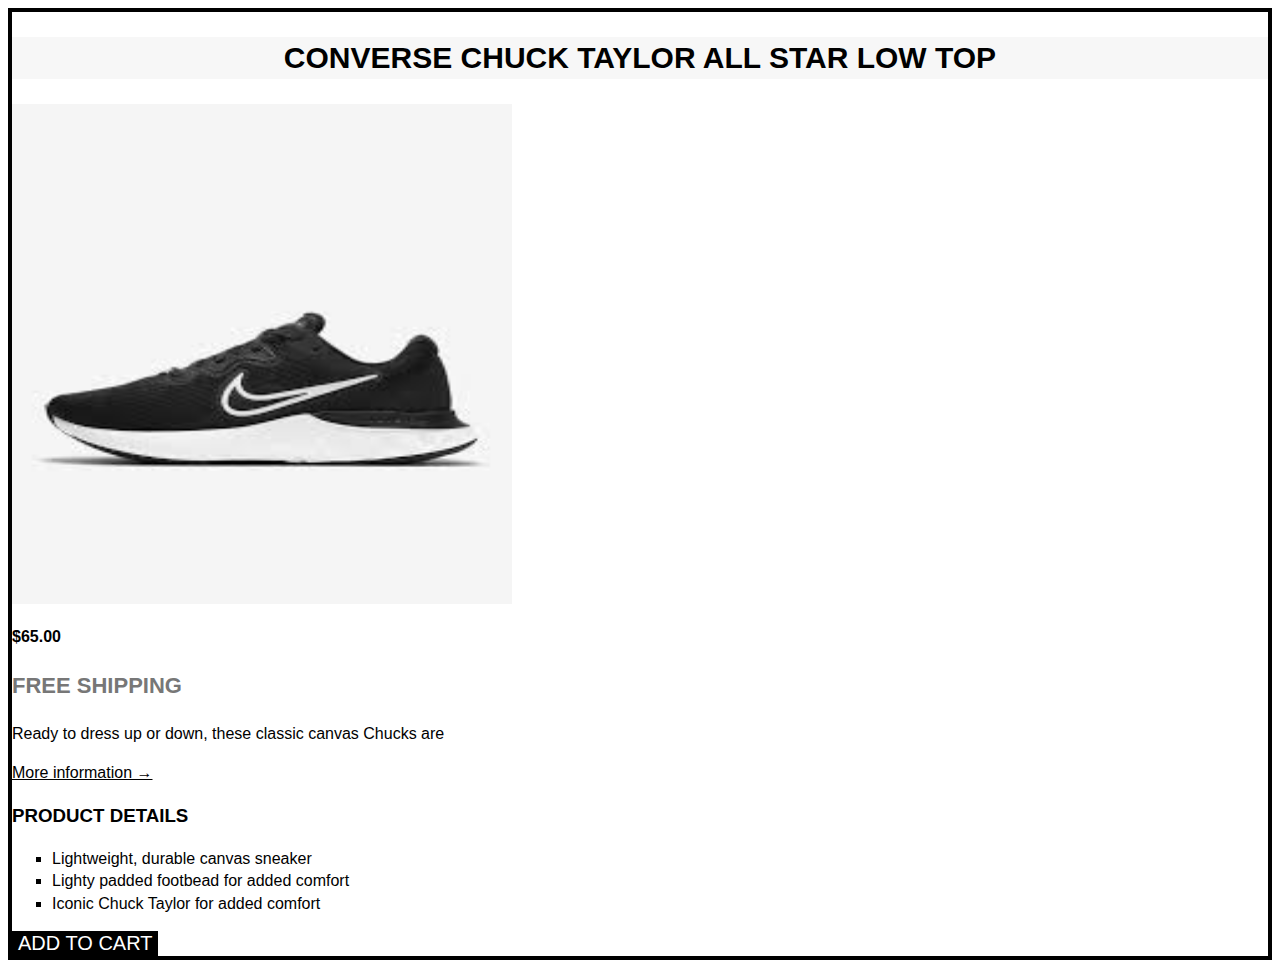
<file: HTML_Basic/Lab Practice Course 1/Lab 5.8/index.html>
<!DOCTYPE html>
<html lang="en">
<head>
    <meta charset="UTF-8">
    <meta http-equiv="X-UA-Compatible" content="IE=edge">
    <meta name="viewport" content="width=device-width, initial-scale=1.0">
    <title>Lab 5.8</title>
    <link rel="stylesheet" href="./css/lab5_8.css">
</head>
<body class="product">
    <header>
        <h2 class="product-title">
            Converse Chuck Taylor All Star Low Top
        </h2>
    </header>
    <article>
        <img 
        src="img/download.jpeg",
        alt="Sample shoes"
        height="500"
        width="500"
        />
        <p class="price">
            <strong> $65.00 </strong>
        </p>

        <p class="shipping">
            Free shipping
        </p>

        <p class="product-description">
            Ready to dress up or down, these classic canvas Chucks are 
        </p>

        <a href="https://converse.com", target="_blank" class="more-info">
            More information &rarr;
        </a>

        <h3 class="detail-title">
            Product details
        </h3>

        <ul class="detail-list">
            <li>
                Lightweight, durable canvas sneaker
            </li>
            <li>
                Lighty padded footbead for added comfort
            </li>
            <li>
                Iconic Chuck Taylor for added comfort
            </li>
        </ul>

        <button type="button" class="add-cart">Add to Cart</button>
    </article>
    
</body>
</html>
</file>
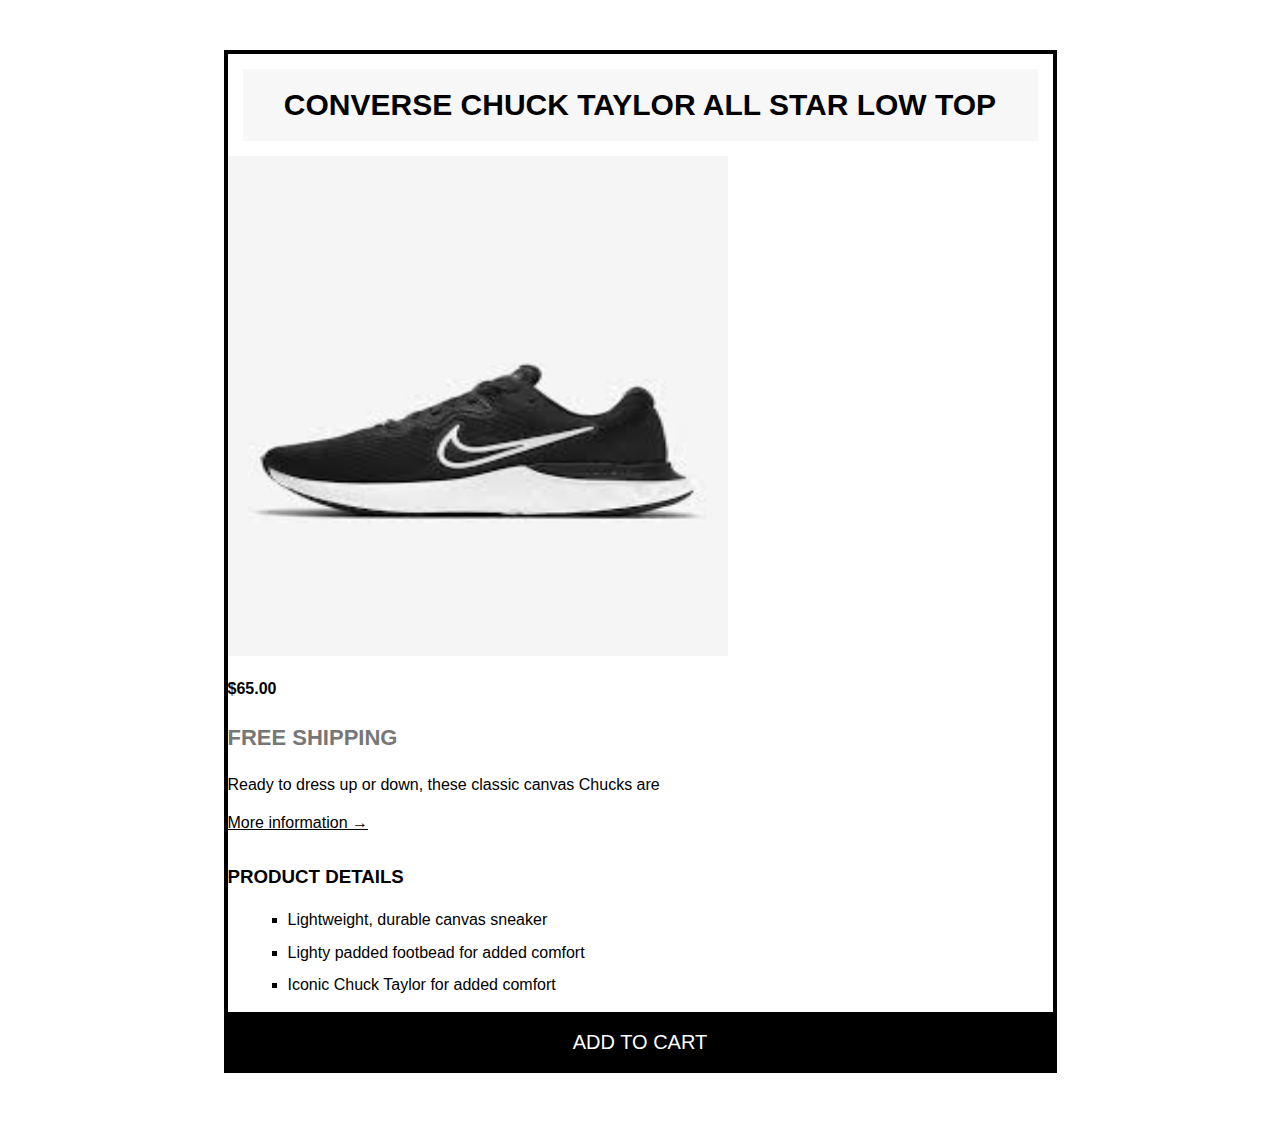
<file: HTML_Basic/Lab Practice Course 1/Lab 6.8/index.html>
<!DOCTYPE html>
<html lang="en">
<head>
    <meta charset="UTF-8">
    <meta http-equiv="X-UA-Compatible" content="IE=edge">
    <meta name="viewport" content="width=device-width, initial-scale=1.0">
    <title>Lab 6.8</title>
    <link rel="stylesheet" href="./css/lab6_8.css">
</head>
<body class="product">
    <header>
        <h2 class="product-title">
            Converse Chuck Taylor All Star Low Top
        </h2>
    </header>
    <article>
        <img 
        src="img/download.jpeg",
        alt="Sample shoes"
        height="500"
        width="500"
        />
        <p class="price">
            <strong> $65.00 </strong>
        </p>

        <p class="shipping">
            Free shipping
        </p>

        <p class="product-description">
            Ready to dress up or down, these classic canvas Chucks are 
        </p>

        <a href="https://converse.com", target="_blank" class="more-info">
            More information &rarr;
        </a>

        <h3 class="detail-title">
            Product details
        </h3>

        <ul class="detail-list">
            <li>
                Lightweight, durable canvas sneaker
            </li>
            <li>
                Lighty padded footbead for added comfort
            </li>
            <li>
                Iconic Chuck Taylor for added comfort
            </li>
        </ul>

        <button type="button" class="add-cart">Add to Cart</button>
    </article>
    
</body>
</html>
</file>
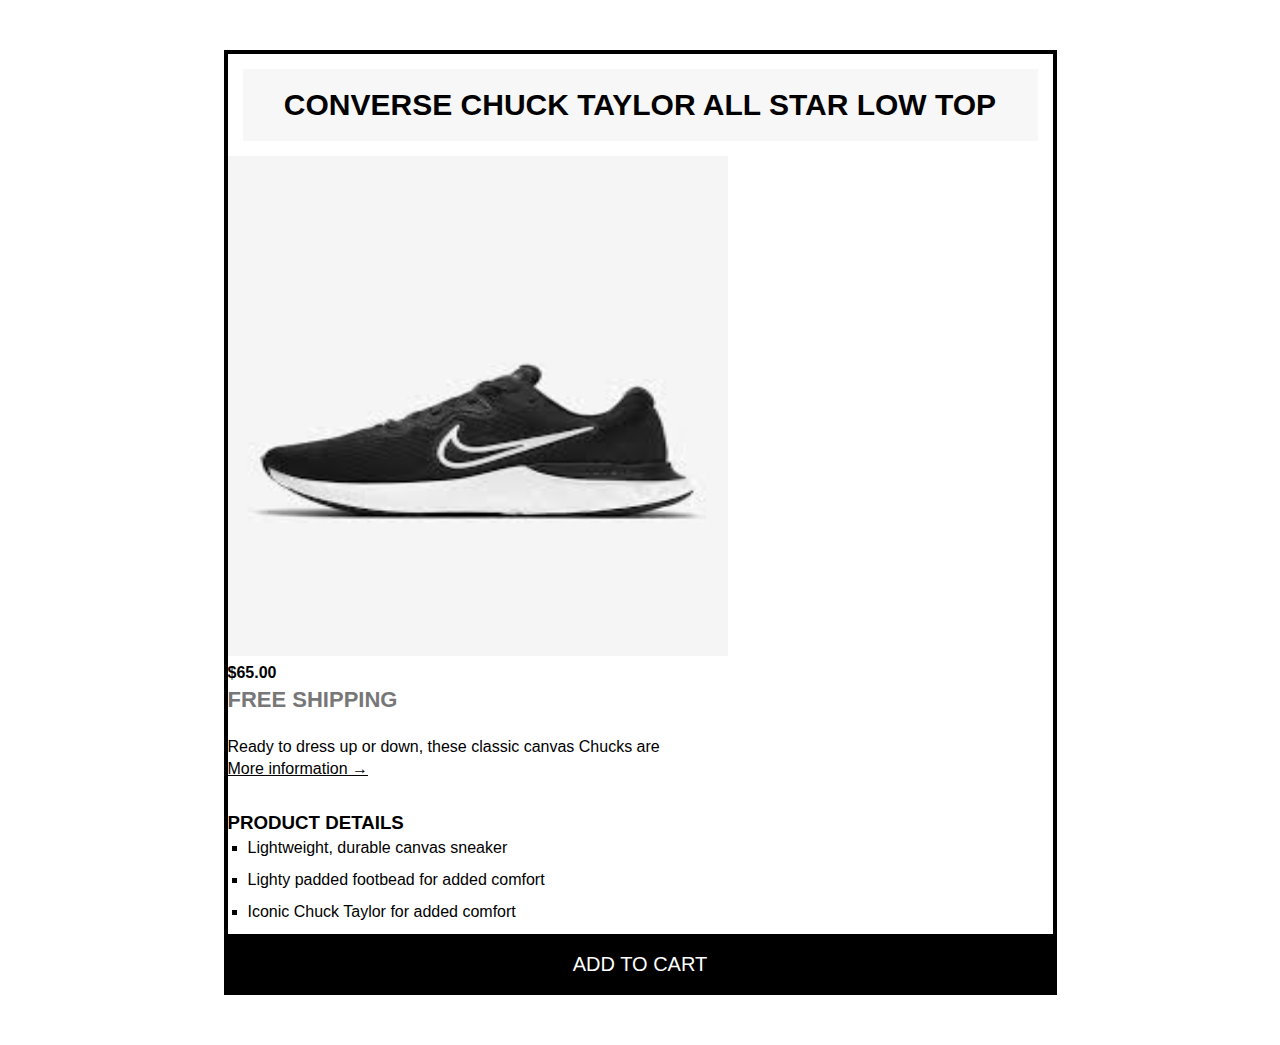
<file: HTML_Basic/Lab Practice Course 1/Lab 7.5/index.html>
<!DOCTYPE html>
<html lang="en">
<head>
    <meta charset="UTF-8">
    <meta http-equiv="X-UA-Compatible" content="IE=edge">
    <meta name="viewport" content="width=device-width, initial-scale=1.0">
    <title>Lab 7.5</title>
    <link rel="stylesheet" href="./css/lab7_5.css">
</head>
<body class="product">
    <header>
        <h2 class="product-title">
            Converse Chuck Taylor All Star Low Top
        </h2>
    </header>
    <article>
        <img 
        src="img/download.jpeg",
        alt="Sample shoes"
        height="500"
        width="500"
        />
        <p class="price">
            <strong> $65.00 </strong>
        </p>

        <p class="shipping">
            Free shipping
        </p>

        <p class="product-description">
            Ready to dress up or down, these classic canvas Chucks are 
        </p>

        <a href="https://converse.com", target="_blank" class="more-info">
            More information &rarr;
        </a>

        <h3 class="detail-title">
            Product details
        </h3>

        <ul class="detail-list">
            <li>
                Lightweight, durable canvas sneaker
            </li>
            <li>
                Lighty padded footbead for added comfort
            </li>
            <li>
                Iconic Chuck Taylor for added comfort
            </li>
        </ul>

        <button type="button" class="add-cart">Add to Cart</button>
    </article>
    
</body>
</html>
</file>
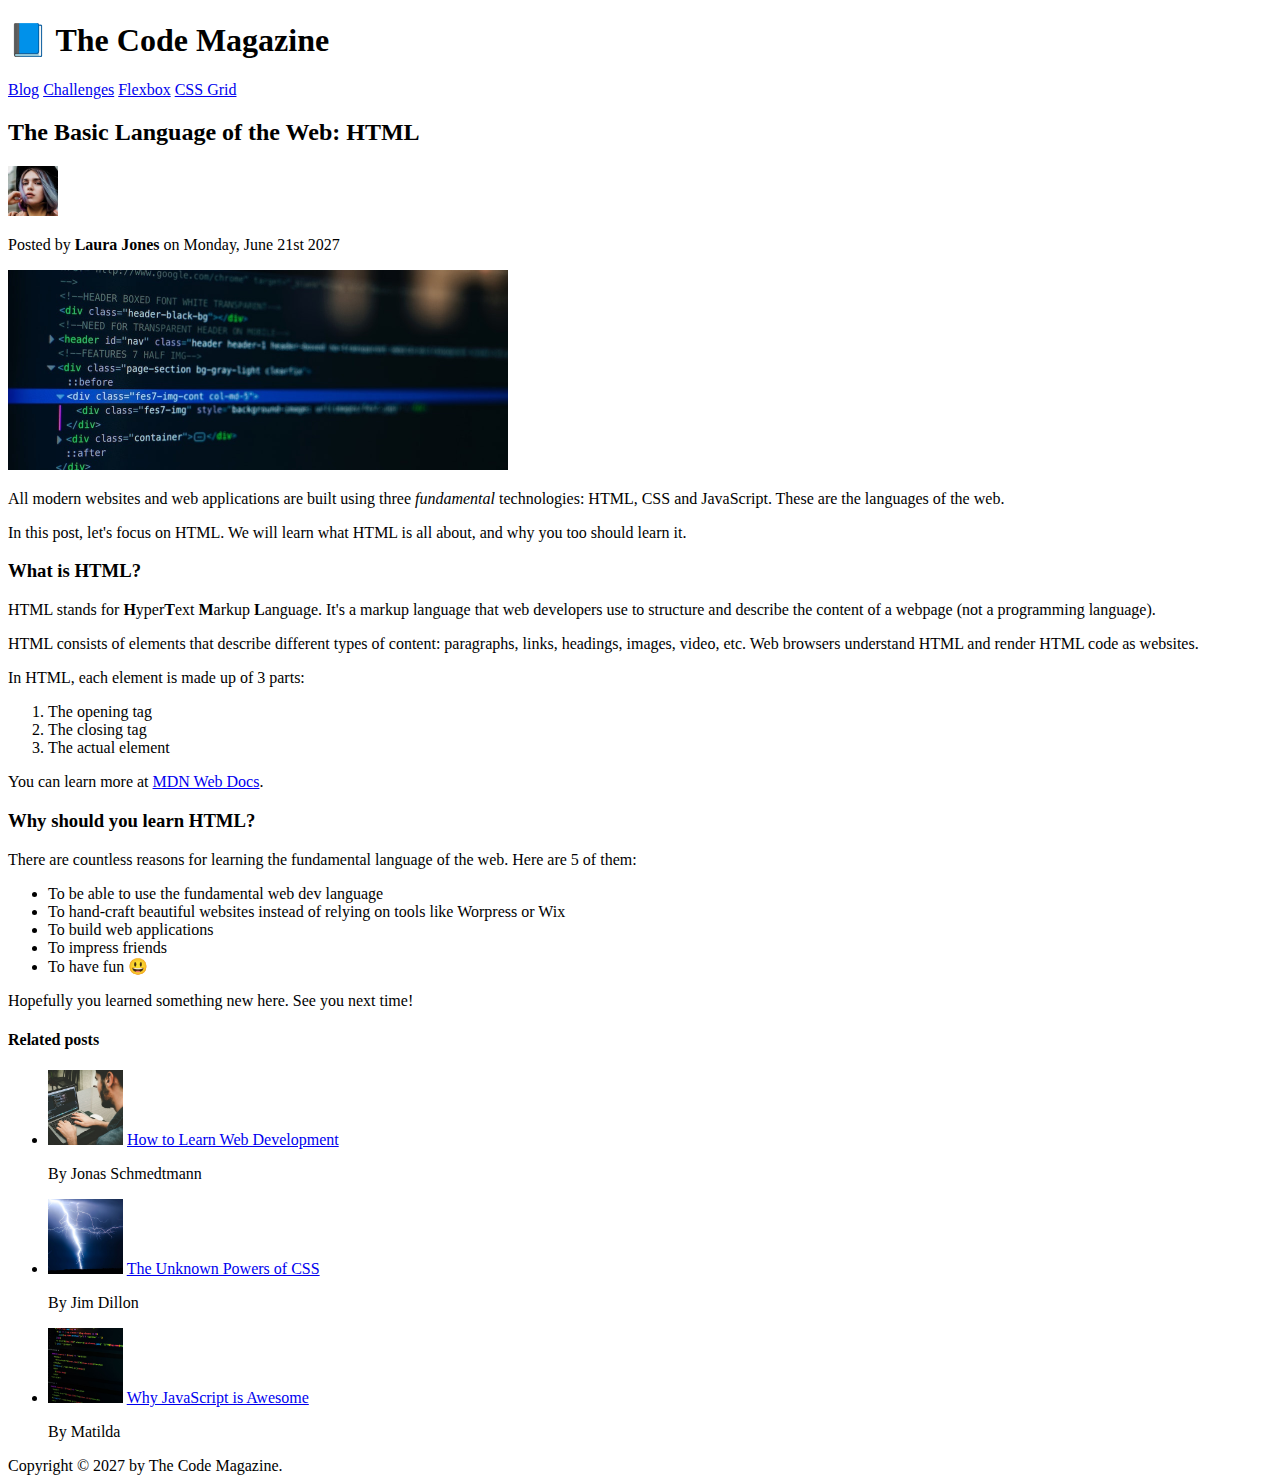
<file: HTML_Basic/html-css-course-master/final/02-HTML-Fundamentals/index.html>
<!DOCTYPE html>
<html lang="en">
  <head>
    <meta charset="UTF-8" />
    <title>The Basic Language of the Web: HTML</title>
  </head>

  <body>
    <!--
    <h1>The Basic Language of the Web: HTML</h1>
    <h2>The Basic Language of the Web: HTML</h2>
    <h3>The Basic Language of the Web: HTML</h3>
    <h4>The Basic Language of the Web: HTML</h4>
    <h5>The Basic Language of the Web: HTML</h5>
    <h6>The Basic Language of the Web: HTML</h6>
    -->

    <header>
      <h1>📘 The Code Magazine</h1>

      <nav>
        <a href="blog.html">Blog</a>
        <a href="#">Challenges</a>
        <a href="#">Flexbox</a>
        <a href="#">CSS Grid</a>
      </nav>
    </header>

    <article>
      <header>
        <h2>The Basic Language of the Web: HTML</h2>

        <img
          src="img/laura-jones.jpg"
          alt="Headshot of Laura Jones"
          height="50"
          width="50"
        />

        <p>Posted by <strong>Laura Jones</strong> on Monday, June 21st 2027</p>

        <img
          src="img/post-img.jpg"
          alt="HTML code on a screen"
          width="500"
          height="200"
        />
      </header>

      <p>
        All modern websites and web applications are built using three
        <em>fundamental</em>
        technologies: HTML, CSS and JavaScript. These are the languages of the
        web.
      </p>

      <p>
        In this post, let's focus on HTML. We will learn what HTML is all about,
        and why you too should learn it.
      </p>

      <h3>What is HTML?</h3>
      <p>
        HTML stands for <strong>H</strong>yper<strong>T</strong>ext
        <strong>M</strong>arkup <strong>L</strong>anguage. It's a markup
        language that web developers use to structure and describe the content
        of a webpage (not a programming language).
      </p>
      <p>
        HTML consists of elements that describe different types of content:
        paragraphs, links, headings, images, video, etc. Web browsers understand
        HTML and render HTML code as websites.
      </p>
      <p>In HTML, each element is made up of 3 parts:</p>

      <ol>
        <li>The opening tag</li>
        <li>The closing tag</li>
        <li>The actual element</li>
      </ol>

      <p>
        You can learn more at
        <a
          href="https://developer.mozilla.org/en-US/docs/Web/HTML"
          target="_blank"
          >MDN Web Docs</a
        >.
      </p>

      <h3>Why should you learn HTML?</h3>

      <p>
        There are countless reasons for learning the fundamental language of the
        web. Here are 5 of them:
      </p>

      <ul>
        <li>To be able to use the fundamental web dev language</li>
        <li>
          To hand-craft beautiful websites instead of relying on tools like
          Worpress or Wix
        </li>
        <li>To build web applications</li>
        <li>To impress friends</li>
        <li>To have fun 😃</li>
      </ul>

      <p>Hopefully you learned something new here. See you next time!</p>
    </article>

    <aside>
      <h4>Related posts</h4>

      <ul>
        <li>
          <img
            src="img/related-1.jpg"
            alt="Person programming"
            width="75"
            width="75"
          />
          <a href="#">How to Learn Web Development</a>
          <p>By Jonas Schmedtmann</p>
        </li>
        <li>
          <img src="img/related-2.jpg" alt="Lightning" width="75" heigth="75" />
          <a href="#">The Unknown Powers of CSS</a>
          <p>By Jim Dillon</p>
        </li>
        <li>
          <img
            src="img/related-3.jpg"
            alt="JavaScript code on a screen"
            width="75"
            height="75"
          />
          <a href="#">Why JavaScript is Awesome</a>
          <p>By Matilda</p>
        </li>
      </ul>
    </aside>

    <footer>Copyright &copy; 2027 by The Code Magazine.</footer>
  </body>
</html>
</file>
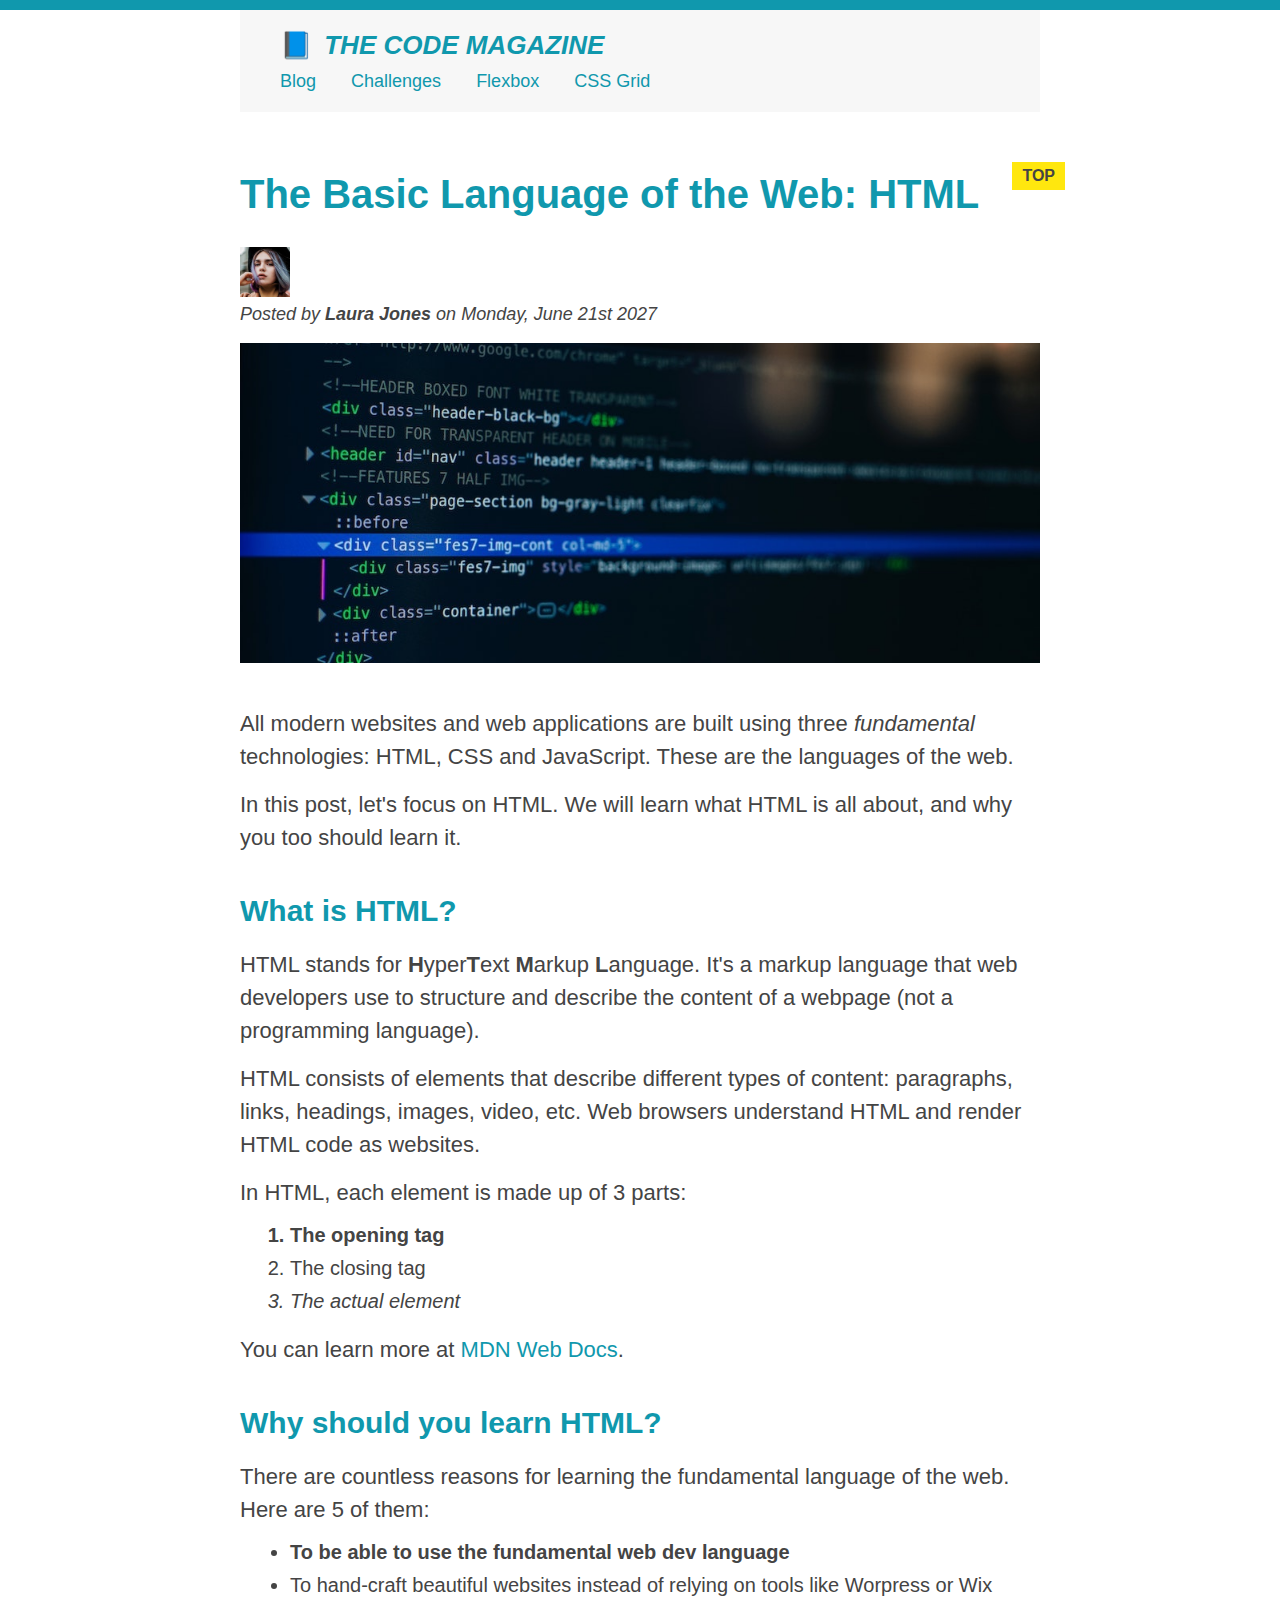
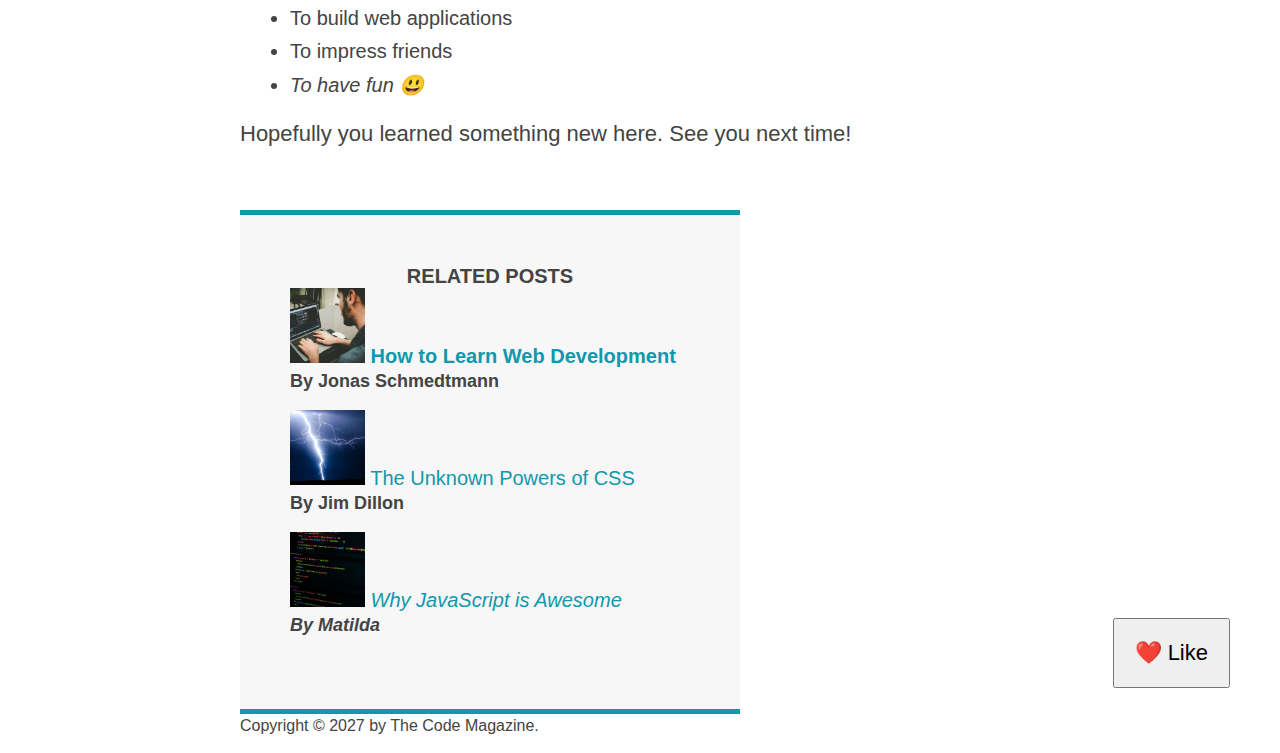
<file: HTML_Basic/html-css-course-master/final/03-CSS-Fundamentals/index.html>
<!DOCTYPE html>
<html lang="en">
  <head>
    <meta charset="UTF-8" />
    <link href="style.css" rel="stylesheet" />

    <title>The Basic Language of the Web: HTML</title>
  </head>

  <body>
    <!--
    <h1>The Basic Language of the Web: HTML</h1>
    <h2>The Basic Language of the Web: HTML</h2>
    <h3>The Basic Language of the Web: HTML</h3>
    <h4>The Basic Language of the Web: HTML</h4>
    <h5>The Basic Language of the Web: HTML</h5>
    <h6>The Basic Language of the Web: HTML</h6>
    -->

    <div class="container">
      <header class="main-header">
        <h1>📘 The Code Magazine</h1>

        <nav>
          <!-- <strong>This is the navigation</strong> -->
          <a href="blog.html">Blog</a>
          <a href="#">Challenges</a>
          <a href="#">Flexbox</a>
          <a href="#">CSS Grid</a>
        </nav>
      </header>

      <article>
        <header class="post-header">
          <h2>The Basic Language of the Web: HTML</h2>

          <img
            src="img/laura-jones.jpg"
            alt="Headshot of Laura Jones"
            height="50"
            width="50"
          />

          <p id="author">
            Posted by <strong>Laura Jones</strong> on Monday, June 21st 2027
          </p>

          <img
            src="img/post-img.jpg"
            alt="HTML code on a screen"
            width="500"
            height="200"
            class="post-img"
          />
          <button>❤️ Like</button>
        </header>

        <p>
          All modern websites and web applications are built using three
          <em>fundamental</em>
          technologies: HTML, CSS and JavaScript. These are the languages of the
          web.
        </p>

        <p>
          In this post, let's focus on HTML. We will learn what HTML is all
          about, and why you too should learn it.
        </p>

        <h3>What is HTML?</h3>
        <p>
          HTML stands for <strong>H</strong>yper<strong>T</strong>ext
          <strong>M</strong>arkup <strong>L</strong>anguage. It's a markup
          language that web developers use to structure and describe the content
          of a webpage (not a programming language).
        </p>
        <p>
          HTML consists of elements that describe different types of content:
          paragraphs, links, headings, images, video, etc. Web browsers
          understand HTML and render HTML code as websites.
        </p>
        <p>In HTML, each element is made up of 3 parts:</p>

        <ol>
          <li class="first-li">The opening tag</li>
          <li>The closing tag</li>
          <li>The actual element</li>
        </ol>

        <p>
          You can learn more at
          <a
            href="https://developer.mozilla.org/en-US/docs/Web/HTML"
            target="_blank"
            >MDN Web Docs</a
          >.
        </p>

        <h3>Why should you learn HTML?</h3>

        <p>
          There are countless reasons for learning the fundamental language of
          the web. Here are 5 of them:
        </p>

        <ul>
          <li class="first-li">
            To be able to use the fundamental web dev language
          </li>
          <li>
            To hand-craft beautiful websites instead of relying on tools like
            Worpress or Wix
          </li>
          <li>To build web applications</li>
          <li>To impress friends</li>
          <li>To have fun 😃</li>
        </ul>

        <p>Hopefully you learned something new here. See you next time!</p>
      </article>

      <aside>
        <h4>Related posts</h4>

        <ul class="related">
          <li>
            <img
              src="img/related-1.jpg"
              alt="Person programming"
              width="75"
              height="75"
            />
            <a href="#">How to Learn Web Development</a>
            <p class="related-author">By Jonas Schmedtmann</p>
          </li>
          <li>
            <img
              src="img/related-2.jpg"
              alt="Lightning"
              width="75"
              height="75"
            />
            <a href="#">The Unknown Powers of CSS</a>
            <p class="related-author">By Jim Dillon</p>
          </li>
          <li>
            <img
              src="img/related-3.jpg"
              alt="JavaScript code on a screen"
              width="75"
              height="75"
            />
            <a href="#">Why JavaScript is Awesome</a>
            <p class="related-author">By Matilda</p>
          </li>
        </ul>
      </aside>

      <footer>
        <p id="copyright" class="copyright text">
          Copyright &copy; 2027 by The Code Magazine.
        </p>
      </footer>
    </div>
  </body>
</html>
</file>
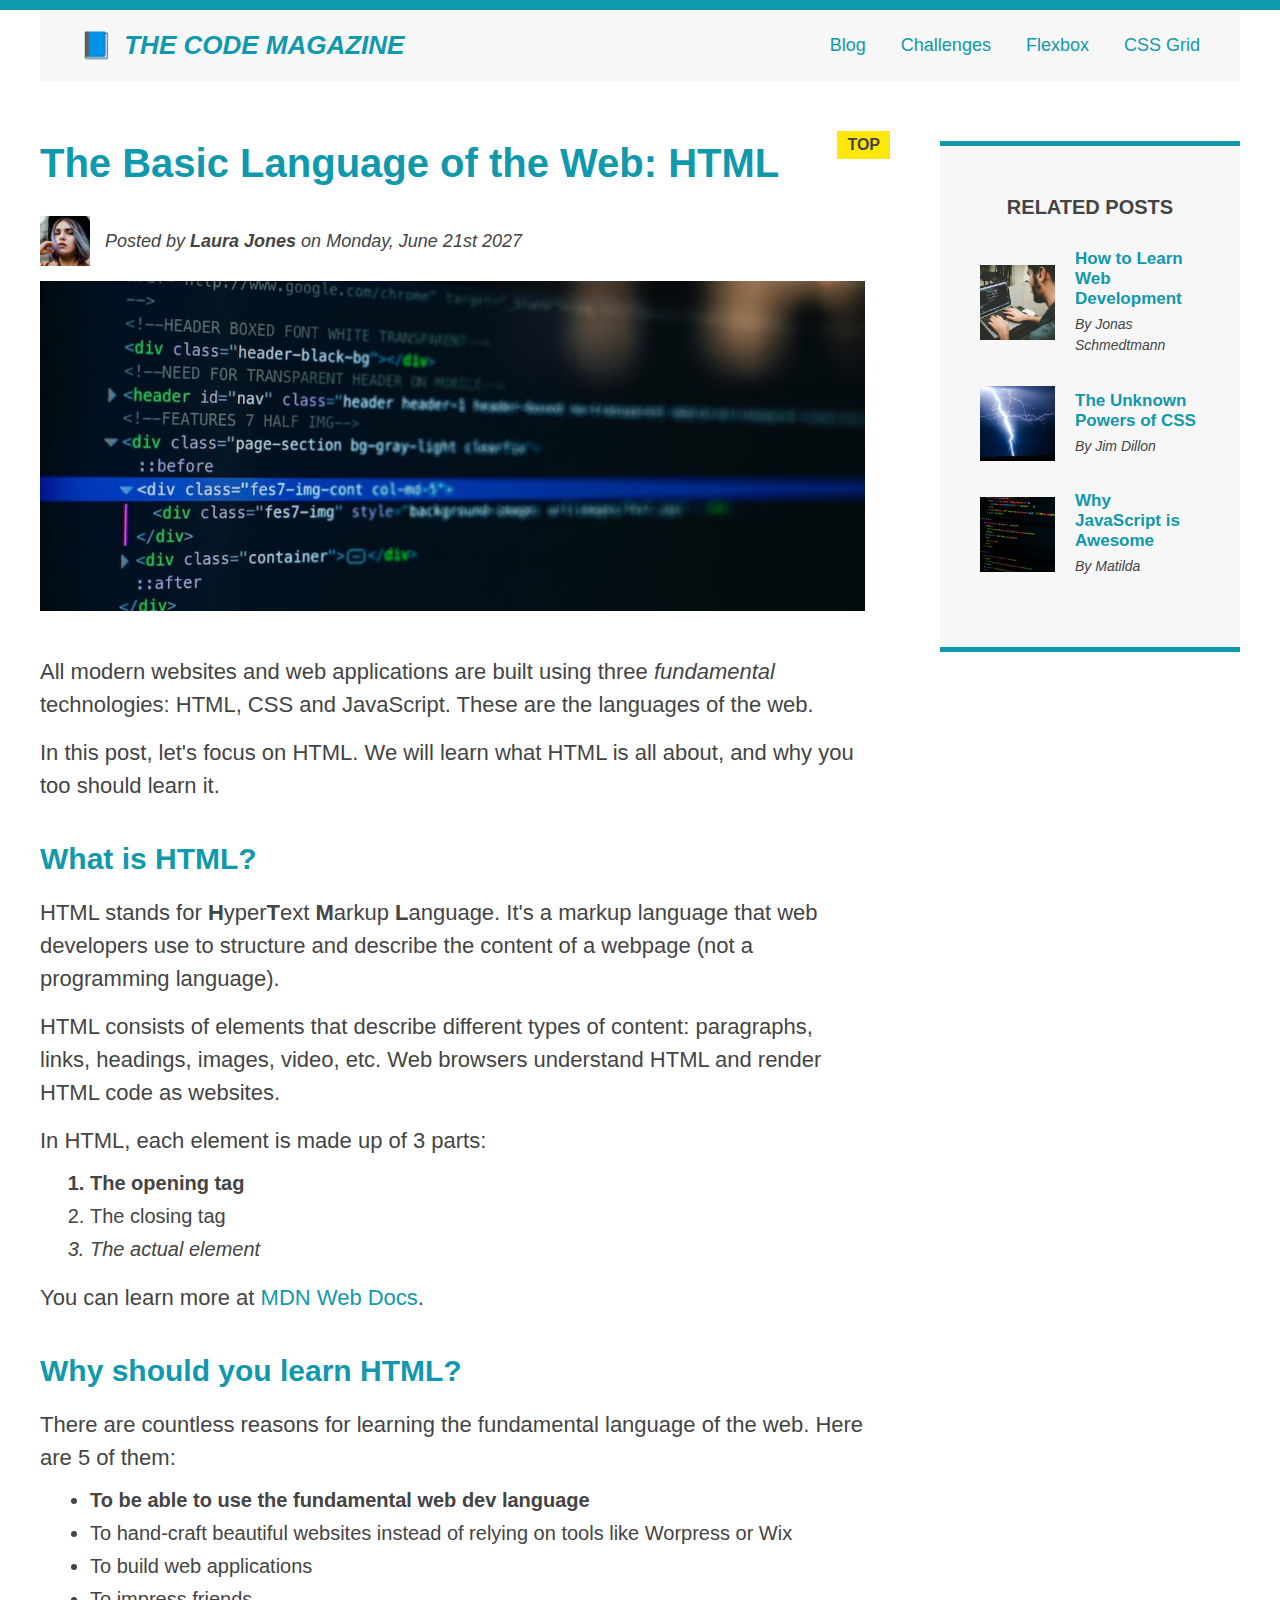
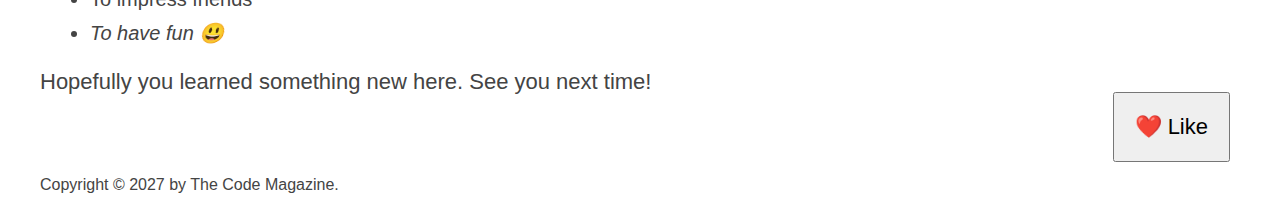
<file: HTML_Basic/html-css-course-master/final/04-CSS-Layouts/index.html>
<!DOCTYPE html>
<html lang="en">
  <head>
    <meta charset="UTF-8" />
    <link href="style.css" rel="stylesheet" />

    <title>The Basic Language of the Web: HTML</title>
  </head>

  <body>
    <!--
    <h1>The Basic Language of the Web: HTML</h1>
    <h2>The Basic Language of the Web: HTML</h2>
    <h3>The Basic Language of the Web: HTML</h3>
    <h4>The Basic Language of the Web: HTML</h4>
    <h5>The Basic Language of the Web: HTML</h5>
    <h6>The Basic Language of the Web: HTML</h6>
    -->

    <div class="container">
      <header class="main-header clearfix">
        <h1>📘 The Code Magazine</h1>

        <nav>
          <!-- <strong>This is the navigation</strong> -->
          <a href="blog.html">Blog</a>
          <a href="#">Challenges</a>
          <a href="flexbox.html">Flexbox</a>
          <a href="css-grid.html">CSS Grid</a>
        </nav>

        <!-- <div class="clear"></div> -->
      </header>

      <!-- ONLY NECESSARY FOR FLEXBOX -->
      <!-- <div class="row"> -->
      <article>
        <header class="post-header">
          <h2>The Basic Language of the Web: HTML</h2>

          <div class="author-box">
            <img
              src="img/laura-jones.jpg"
              alt="Headshot of Laura Jones"
              height="50"
              width="50"
              class="author-img"
            />

            <p id="author" class="author">
              Posted by <strong>Laura Jones</strong> on Monday, June 21st 2027
            </p>
          </div>

          <img
            src="img/post-img.jpg"
            alt="HTML code on a screen"
            width="500"
            height="200"
            class="post-img"
          />
          <button>❤️ Like</button>
        </header>

        <p>
          All modern websites and web applications are built using three
          <em>fundamental</em>
          technologies: HTML, CSS and JavaScript. These are the languages of the
          web.
        </p>

        <p>
          In this post, let's focus on HTML. We will learn what HTML is all
          about, and why you too should learn it.
        </p>

        <h3>What is HTML?</h3>
        <p>
          HTML stands for <strong>H</strong>yper<strong>T</strong>ext
          <strong>M</strong>arkup <strong>L</strong>anguage. It's a markup
          language that web developers use to structure and describe the content
          of a webpage (not a programming language).
        </p>
        <p>
          HTML consists of elements that describe different types of content:
          paragraphs, links, headings, images, video, etc. Web browsers
          understand HTML and render HTML code as websites.
        </p>
        <p>In HTML, each element is made up of 3 parts:</p>

        <ol>
          <li class="first-li">The opening tag</li>
          <li>The closing tag</li>
          <li>The actual element</li>
        </ol>

        <p>
          You can learn more at
          <a
            href="https://developer.mozilla.org/en-US/docs/Web/HTML"
            target="_blank"
            >MDN Web Docs</a
          >.
        </p>

        <h3>Why should you learn HTML?</h3>

        <p>
          There are countless reasons for learning the fundamental language of
          the web. Here are 5 of them:
        </p>

        <ul>
          <li class="first-li">
            To be able to use the fundamental web dev language
          </li>
          <li>
            To hand-craft beautiful websites instead of relying on tools like
            Worpress or Wix
          </li>
          <li>To build web applications</li>
          <li>To impress friends</li>
          <li>To have fun 😃</li>
        </ul>

        <p>Hopefully you learned something new here. See you next time!</p>
      </article>

      <aside>
        <h4>Related posts</h4>

        <ul class="related">
          <li class="related-post">
            <img
              src="img/related-1.jpg"
              alt="Person programming"
              width="75"
              height="75"
            />
            <div>
              <a href="#" class="related-link">How to Learn Web Development</a>
              <p class="related-author">By Jonas Schmedtmann</p>
            </div>
          </li>
          <li class="related-post">
            <img
              src="img/related-2.jpg"
              alt="Lightning"
              width="75"
              height="75"
            />
            <div>
              <a href="#" class="related-link">The Unknown Powers of CSS</a>
              <p class="related-author">By Jim Dillon</p>
            </div>
          </li>
          <li class="related-post">
            <img
              src="img/related-3.jpg"
              alt="JavaScript code on a screen"
              width="75"
              height="75"
            />
            <div>
              <a href="#" class="related-link">Why JavaScript is Awesome</a>
              <p class="related-author">By Matilda</p>
            </div>
          </li>
        </ul>
      </aside>
      <!-- </div> -->

      <footer>
        <p id="copyright" class="copyright text">
          Copyright &copy; 2027 by The Code Magazine.
        </p>
      </footer>
    </div>
  </body>
</html>
</file>
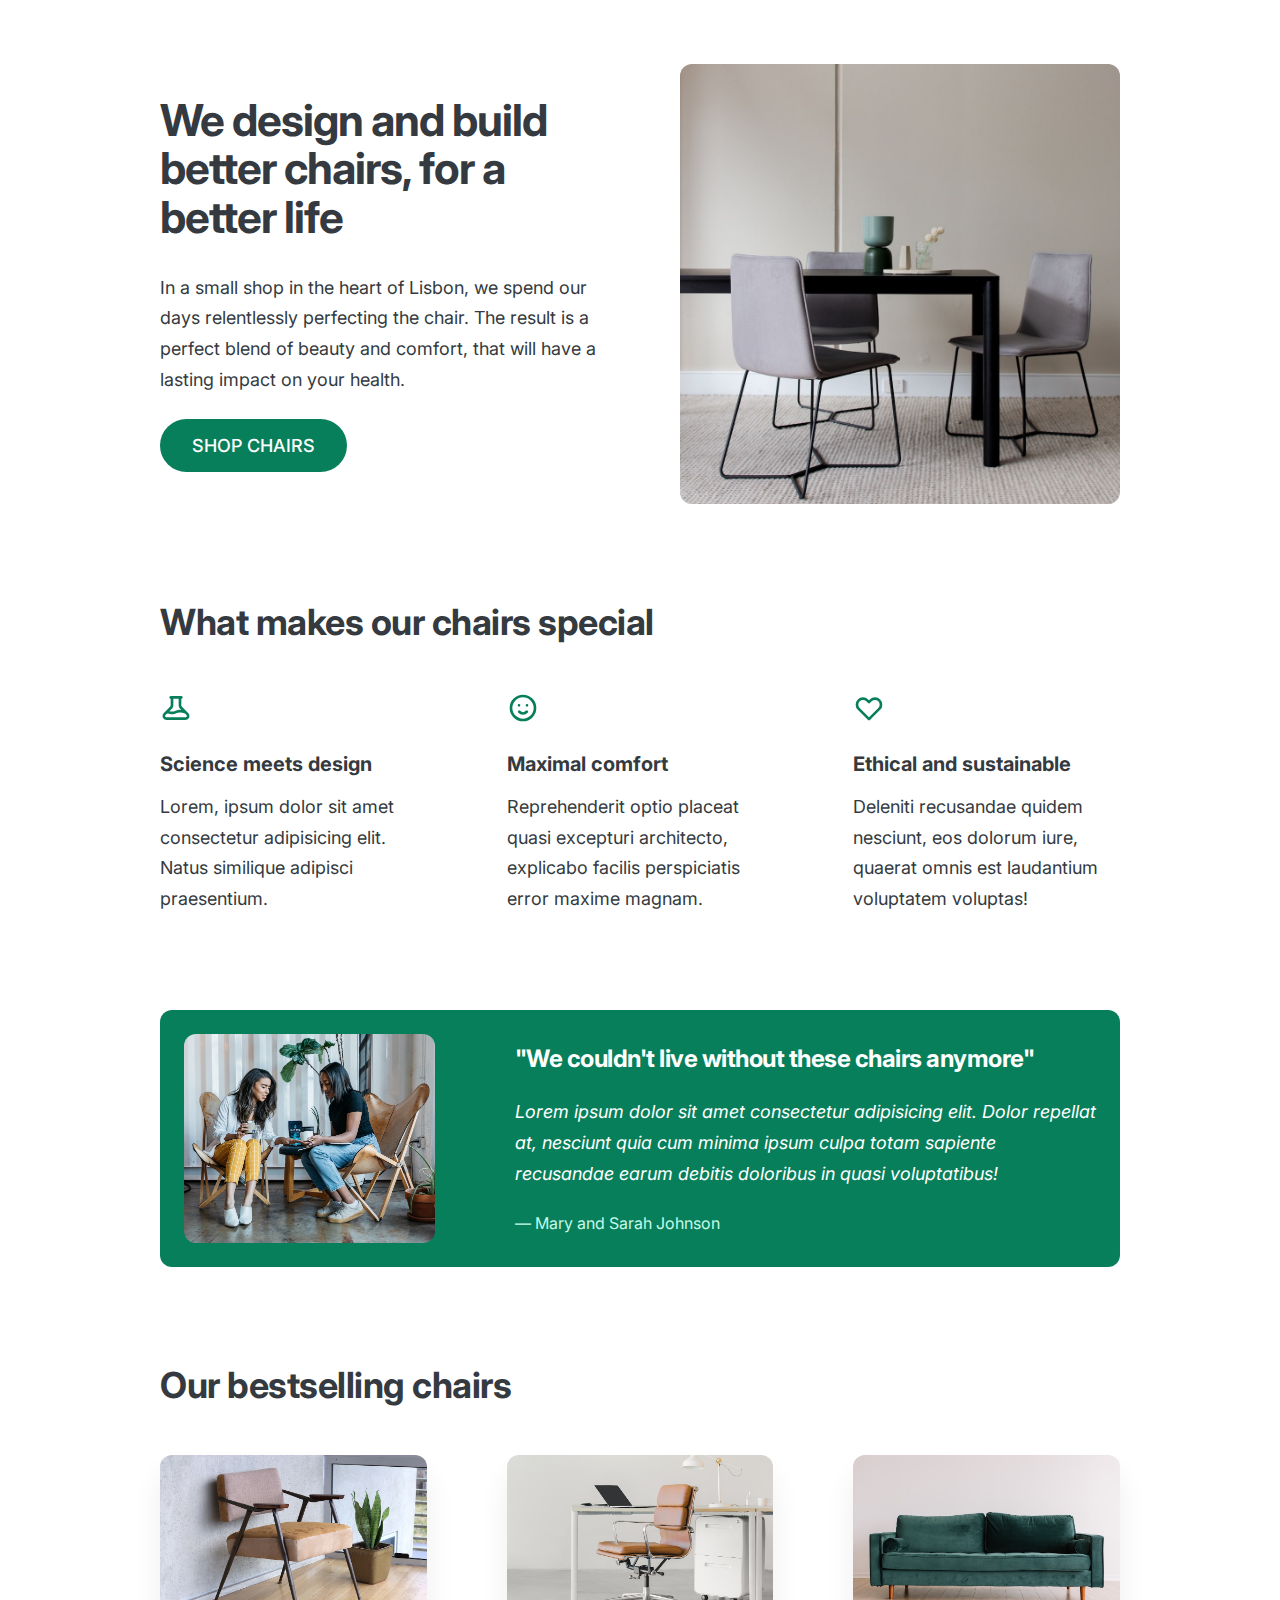
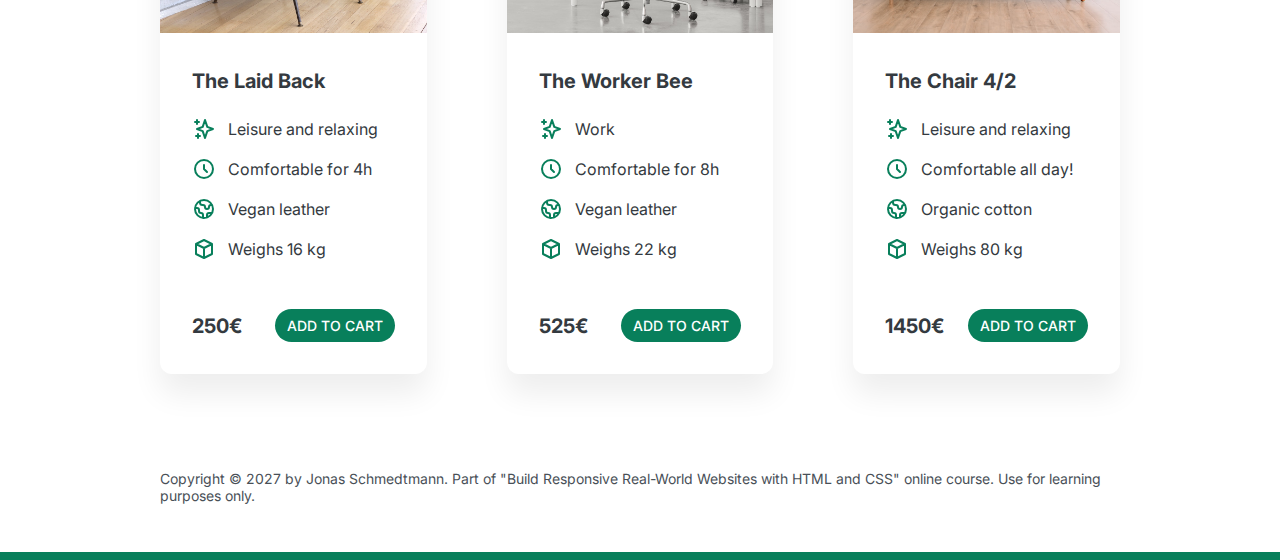
<file: HTML_Basic/html-css-course-master/final/05-Design/index.html>
<!DOCTYPE html>
<html lang="en">
  <head>
    <meta charset="UTF-8" />
    <meta http-equiv="X-UA-Compatible" content="IE=edge" />
    <meta name="viewport" content="width=device-width, initial-scale=1.0" />

    <link rel="preconnect" href="https://fonts.gstatic.com" />
    <link
      href="https://fonts.googleapis.com/css2?family=Inter:wght@400;500;700&display=swap"
      rel="stylesheet"
    />

    <link rel="stylesheet" href="style.css" />
    <title>Lisbon Chair Shop</title>
  </head>
  <body>
    <div class="container">
      <header>
        <div class="header-text-box">
          <h1>We design and build better chairs, for a better life</h1>
          <p class="header-text">
            In a small shop in the heart of Lisbon, we spend our days
            relentlessly perfecting the chair. The result is a perfect blend of
            beauty and comfort, that will have a lasting impact on your health.
          </p>
          <a class="btn btn--big" href="#">Shop chairs</a>
        </div>
        <img src="hero.jpg" alt="Photo" />
      </header>

      <section>
        <h2>What makes our chairs special</h2>
        <div class="grid-3-cols">
          <div>
            <svg
              xmlns="http://www.w3.org/2000/svg"
              class="features-icon"
              fill="none"
              viewBox="0 0 24 24"
              stroke="currentColor"
            >
              <path
                stroke-linecap="round"
                stroke-linejoin="round"
                stroke-width="2"
                d="M19.428 15.428a2 2 0 00-1.022-.547l-2.387-.477a6 6 0 00-3.86.517l-.318.158a6 6 0 01-3.86.517L6.05 15.21a2 2 0 00-1.806.547M8 4h8l-1 1v5.172a2 2 0 00.586 1.414l5 5c1.26 1.26.367 3.414-1.415 3.414H4.828c-1.782 0-2.674-2.154-1.414-3.414l5-5A2 2 0 009 10.172V5L8 4z"
              />
            </svg>
            <p class="features-title"><strong>Science meets design</strong></p>
            <p class="features-text">
              Lorem, ipsum dolor sit amet consectetur adipisicing elit. Natus
              similique adipisci praesentium.
            </p>
          </div>

          <div>
            <svg
              xmlns="http://www.w3.org/2000/svg"
              class="features-icon"
              fill="none"
              viewBox="0 0 24 24"
              stroke="currentColor"
            >
              <path
                stroke-linecap="round"
                stroke-linejoin="round"
                stroke-width="2"
                d="M14.828 14.828a4 4 0 01-5.656 0M9 10h.01M15 10h.01M21 12a9 9 0 11-18 0 9 9 0 0118 0z"
              />
            </svg>
            <p class="features-title">
              <strong>Maximal comfort</strong>
            </p>
            <p class="features-text">
              Reprehenderit optio placeat quasi excepturi architecto, explicabo
              facilis perspiciatis error maxime magnam.
            </p>
          </div>

          <div>
            <svg
              xmlns="http://www.w3.org/2000/svg"
              class="features-icon"
              fill="none"
              viewBox="0 0 24 24"
              stroke="currentColor"
            >
              <path
                stroke-linecap="round"
                stroke-linejoin="round"
                stroke-width="2"
                d="M4.318 6.318a4.5 4.5 0 000 6.364L12 20.364l7.682-7.682a4.5 4.5 0 00-6.364-6.364L12 7.636l-1.318-1.318a4.5 4.5 0 00-6.364 0z"
              />
            </svg>
            <p class="features-title">
              <strong>Ethical and sustainable</strong>
            </p>
            <p class="features-text">
              Deleniti recusandae quidem nesciunt, eos dolorum iure, quaerat
              omnis est laudantium voluptatem voluptas!
            </p>
          </div>
        </div>
      </section>

      <section class="testimonial-section">
        <div class="grid-3-cols">
          <img src="customers.jpg" alt="People sitting on chairs" />
          <div class="testimonial-box">
            <h2>"We couldn't live without these chairs anymore"</h2>
            <blockquote class="testimonial-text">
              Lorem ipsum dolor sit amet consectetur adipisicing elit. Dolor
              repellat at, nesciunt quia cum minima ipsum culpa totam sapiente
              recusandae earum debitis doloribus in quasi voluptatibus!
            </blockquote>
            <p class="testimonial-author">&mdash; Mary and Sarah Johnson</p>
          </div>
        </div>
      </section>

      <section>
        <h2>Our bestselling chairs</h2>
        <div class="grid-3-cols">
          <figure class="chair">
            <img src="chair-1.jpg" alt="Chair" />
            <div class="chair-box">
              <h3>The Laid Back</h3>
              <ul class="chair-details">
                <li>
                  <svg
                    xmlns="http://www.w3.org/2000/svg"
                    class="chair-icon"
                    fill="none"
                    viewBox="0 0 24 24"
                    stroke="currentColor"
                  >
                    <path
                      stroke-linecap="round"
                      stroke-linejoin="round"
                      stroke-width="2"
                      d="M5 3v4M3 5h4M6 17v4m-2-2h4m5-16l2.286 6.857L21 12l-5.714 2.143L13 21l-2.286-6.857L5 12l5.714-2.143L13 3z"
                    />
                  </svg>
                  <!-- Span is a generic INLINE text element, it doesn't have any meaning. It's like a div element, but inline -->
                  <span>Leisure and relaxing</span>
                </li>
                <li>
                  <svg
                    xmlns="http://www.w3.org/2000/svg"
                    class="chair-icon"
                    fill="none"
                    viewBox="0 0 24 24"
                    stroke="currentColor"
                  >
                    <path
                      stroke-linecap="round"
                      stroke-linejoin="round"
                      stroke-width="2"
                      d="M12 8v4l3 3m6-3a9 9 0 11-18 0 9 9 0 0118 0z"
                    />
                  </svg>
                  <span>Comfortable for 4h</span>
                </li>
                <li>
                  <svg
                    xmlns="http://www.w3.org/2000/svg"
                    class="chair-icon"
                    fill="none"
                    viewBox="0 0 24 24"
                    stroke="currentColor"
                  >
                    <path
                      stroke-linecap="round"
                      stroke-linejoin="round"
                      stroke-width="2"
                      d="M3.055 11H5a2 2 0 012 2v1a2 2 0 002 2 2 2 0 012 2v2.945M8 3.935V5.5A2.5 2.5 0 0010.5 8h.5a2 2 0 012 2 2 2 0 104 0 2 2 0 012-2h1.064M15 20.488V18a2 2 0 012-2h3.064M21 12a9 9 0 11-18 0 9 9 0 0118 0z"
                    />
                  </svg>
                  <span>Vegan leather</span>
                </li>
                <li>
                  <svg
                    xmlns="http://www.w3.org/2000/svg"
                    class="chair-icon"
                    fill="none"
                    viewBox="0 0 24 24"
                    stroke="currentColor"
                  >
                    <path
                      stroke-linecap="round"
                      stroke-linejoin="round"
                      stroke-width="2"
                      d="M20 7l-8-4-8 4m16 0l-8 4m8-4v10l-8 4m0-10L4 7m8 4v10M4 7v10l8 4"
                    />
                  </svg>
                  <span>Weighs 16 kg</span>
                </li>
              </ul>
              <div class="chair-price">
                <strong>250€</strong>
                <a href="#" class="btn btn--small">Add to cart</a>
              </div>
            </div>
          </figure>

          <figure class="chair">
            <img src="chair-2.jpg" alt="Chair" />
            <div class="chair-box">
              <h3>The Worker Bee</h3>
              <ul class="chair-details">
                <li>
                  <svg
                    xmlns="http://www.w3.org/2000/svg"
                    class="chair-icon"
                    fill="none"
                    viewBox="0 0 24 24"
                    stroke="currentColor"
                  >
                    <path
                      stroke-linecap="round"
                      stroke-linejoin="round"
                      stroke-width="2"
                      d="M5 3v4M3 5h4M6 17v4m-2-2h4m5-16l2.286 6.857L21 12l-5.714 2.143L13 21l-2.286-6.857L5 12l5.714-2.143L13 3z"
                    />
                  </svg>
                  <span>Work</span>
                </li>
                <li>
                  <svg
                    xmlns="http://www.w3.org/2000/svg"
                    class="chair-icon"
                    fill="none"
                    viewBox="0 0 24 24"
                    stroke="currentColor"
                  >
                    <path
                      stroke-linecap="round"
                      stroke-linejoin="round"
                      stroke-width="2"
                      d="M12 8v4l3 3m6-3a9 9 0 11-18 0 9 9 0 0118 0z"
                    />
                  </svg>
                  <span>Comfortable for 8h</span>
                </li>
                <li>
                  <svg
                    xmlns="http://www.w3.org/2000/svg"
                    class="chair-icon"
                    fill="none"
                    viewBox="0 0 24 24"
                    stroke="currentColor"
                  >
                    <path
                      stroke-linecap="round"
                      stroke-linejoin="round"
                      stroke-width="2"
                      d="M3.055 11H5a2 2 0 012 2v1a2 2 0 002 2 2 2 0 012 2v2.945M8 3.935V5.5A2.5 2.5 0 0010.5 8h.5a2 2 0 012 2 2 2 0 104 0 2 2 0 012-2h1.064M15 20.488V18a2 2 0 012-2h3.064M21 12a9 9 0 11-18 0 9 9 0 0118 0z"
                    />
                  </svg>
                  <span>Vegan leather</span>
                </li>
                <li>
                  <svg
                    xmlns="http://www.w3.org/2000/svg"
                    class="chair-icon"
                    fill="none"
                    viewBox="0 0 24 24"
                    stroke="currentColor"
                  >
                    <path
                      stroke-linecap="round"
                      stroke-linejoin="round"
                      stroke-width="2"
                      d="M20 7l-8-4-8 4m16 0l-8 4m8-4v10l-8 4m0-10L4 7m8 4v10M4 7v10l8 4"
                    />
                  </svg>
                  <span>Weighs 22 kg</span>
                </li>
              </ul>
              <div class="chair-price">
                <strong>525€</strong>
                <a href="#" class="btn btn--small">Add to cart</a>
              </div>
            </div>
          </figure>

          <figure class="chair">
            <img src="chair-3.jpg" alt="Chair" />
            <div class="chair-box">
              <h3>The Chair 4/2</h3>
              <ul class="chair-details">
                <li>
                  <svg
                    xmlns="http://www.w3.org/2000/svg"
                    class="chair-icon"
                    fill="none"
                    viewBox="0 0 24 24"
                    stroke="currentColor"
                  >
                    <path
                      stroke-linecap="round"
                      stroke-linejoin="round"
                      stroke-width="2"
                      d="M5 3v4M3 5h4M6 17v4m-2-2h4m5-16l2.286 6.857L21 12l-5.714 2.143L13 21l-2.286-6.857L5 12l5.714-2.143L13 3z"
                    />
                  </svg>
                  <span>Leisure and relaxing</span>
                </li>
                <li>
                  <svg
                    xmlns="http://www.w3.org/2000/svg"
                    class="chair-icon"
                    fill="none"
                    viewBox="0 0 24 24"
                    stroke="currentColor"
                  >
                    <path
                      stroke-linecap="round"
                      stroke-linejoin="round"
                      stroke-width="2"
                      d="M12 8v4l3 3m6-3a9 9 0 11-18 0 9 9 0 0118 0z"
                    />
                  </svg>
                  <span>Comfortable all day!</span>
                </li>
                <li>
                  <svg
                    xmlns="http://www.w3.org/2000/svg"
                    class="chair-icon"
                    fill="none"
                    viewBox="0 0 24 24"
                    stroke="currentColor"
                  >
                    <path
                      stroke-linecap="round"
                      stroke-linejoin="round"
                      stroke-width="2"
                      d="M3.055 11H5a2 2 0 012 2v1a2 2 0 002 2 2 2 0 012 2v2.945M8 3.935V5.5A2.5 2.5 0 0010.5 8h.5a2 2 0 012 2 2 2 0 104 0 2 2 0 012-2h1.064M15 20.488V18a2 2 0 012-2h3.064M21 12a9 9 0 11-18 0 9 9 0 0118 0z"
                    />
                  </svg>
                  <span>Organic cotton</span>
                </li>
                <li>
                  <svg
                    xmlns="http://www.w3.org/2000/svg"
                    class="chair-icon"
                    fill="none"
                    viewBox="0 0 24 24"
                    stroke="currentColor"
                  >
                    <path
                      stroke-linecap="round"
                      stroke-linejoin="round"
                      stroke-width="2"
                      d="M20 7l-8-4-8 4m16 0l-8 4m8-4v10l-8 4m0-10L4 7m8 4v10M4 7v10l8 4"
                    />
                  </svg>
                  <span>Weighs 80 kg</span>
                </li>
              </ul>
              <div class="chair-price">
                <strong>1450€</strong>
                <a href="#" class="btn btn--small">Add to cart</a>
              </div>
            </div>
          </figure>
        </div>
      </section>

      <footer>
        Copyright &copy; 2027 by Jonas Schmedtmann. Part of "Build Responsive
        Real-World Websites with HTML and CSS" online course. Use for learning
        purposes only.
      </footer>
    </div>
  </body>
</html>
</file>
<file: HTML_Basic/03-CSS-Fundamentals/style.css>
h1, h2, h3, h4, p, li {
  font-family: sans-serif;
}

h1 {
    color: blue;
    font-size: 26px;
    text-transform: uppercase;
    font-style: static;
  }

h2 {
  font-size: 40px;
}

h3 {
  font-size: 30px;
}

h4 {
  font-size: 20px;
  text-transform: uppercase;
  text-align: center;
}

p {
  font-size: 22px;
  line-height: 1.5;
}

li {
  font-size: 20px;
}

footer p {
  font-size: 16px;
}
/* 
article header p {
  font-style: italic;
} */

#author {
  font-style: italic;
  font-size: 10px;
}

#copyright {
  font-size: 16px;
}

.related-author {
  font-style: bold;
  font-size: 18px;
}


.related-book {
  list-style: none;
}

li:first-child {
  font-weight: bold;
}

li:last-child {
  font-style: italic;
}

li:nth-child(odd) {
  color: red;
}
</file>
<file: HTML_Basic/Assignment 01/css/styles.css>
body {
    margin-left: 40px;
    margin-right: 40px;
}

.cv-document {
	box-sizing: border-box;
	border: none;
	outline: 0;
	font-weight: inherit;
	font-style: inherit;
	vertical-align: baseline;
	text-decoration: none;
	padding: 0;
	width: 100%;
	font-family: arial, sans-serif, tahoma;
	font-size: 10pt;
}

.cv-page {
    outline: 0;
    font-weight: inherit;
    font-style: inherit;
    font-size: 100%;
    vertical-align: baseline;
    text-decoration: none;
    width: 900px;
    min-height: 900px;
    margin: 0 auto;
    box-shadow: 0 0 1px rgba(0,0,0,.5);
    background-color: #fff;
    position: relative;
    padding: 40px;
}

.section {
    margin-top: 40px;
    margin-bottom: 40px;
}

.name {
    color: #0e2452;
}

.section-title{
    text-transform: uppercase;
    font-weight: 600;
    border-bottom: 2px solid;
}

.main-section-content {
    display: inline-block;
    background-color: rgba(172, 172, 157, 0.385);
    margin: 40px 0 40px 0;
    width: 70%;
}

.section-content {
    font-size: 16px;
}

.person-image {
    vertical-align:top;
    display: inline-block;
    height: 365px;
    width: 20%;
    background-color: rgb(199, 132, 227);
    margin-top: 42px;

}

#image {
   position: relative; 
   margin-top: -2px;
}

.info-type {
    display: inline-block;
    width: 120px;
    font-size: medium;
    font-weight: bold;
}

.info {
    display: inline-block;
    width: 400px;
    font-size: medium;
}

.language {
    display: inline-block;
    width: 300px;
    font-size: medium;
    font-weight: bold;
}

.level {
    display: inline-block;
    width: 200px;
    font-size: medium;
}

.year {
    display: inline-block;
    width: 300px;
    font-size: medium;
}

.cerfiticate {
    text-transform: uppercase;
    display: inline-block;
    width: 200px;
    font-size: medium;
}

.time {
    width: 300px;
    display: inline-block;
    vertical-align: top;
}

.activity-info 
{
    border-bottom: 1px solid;
}

.activity {
    width: 500px;
    display: inline-block;
}

.header {
    font-weight: bold;
}

.header-project {
    font-weight: bold;
    text-transform: uppercase;
}

.first-element {
    display: inline;
    font-weight: bold;
    /* float: left; */
}
.second-element {
    display: inline;
    text-align: right;
    /* float: right; */
}
</file>
<file: HTML_Basic/Assignment 02/css/style.css>
* {
    margin: 0px;
}

.bg-grey {
    background: #f7f7f7;
}

section > .container{
    width: 1170px;
    margin: auto;
    display: block;
    padding: 30px 50px;
}

#nav-bar {
    text-align: center;
}

#banner {
    margin-left: 10%;
    margin-right: 10%;
    align-items: center;
    width: 80%;
    height: 400px;
}

#target {
    background-color:rgb(164, 171, 172);
}

#target-text {
    margin-left:100px;
}

.section-title {
    margin-top: 50px;
    margin-bottom: 40px;
}

.info-item {
    margin-top: 10px;
    margin-bottom: 10px;
}

body {
    display: grid;
    grid-template-rows: auto-fill auto-fill;
}

h1 {
    font-size: 30px;
}

#main-body {
    display: grid;
    grid-row: repeat(6, auto-fill);
    margin-left: 10%;
    margin-right: 10%;
}

.grid-item {
    border: 1px solid rgba(0, 0, 0, 0.8);
}

.center-info {
    position: absolute;
    top: 20%;
    left: 50%;
}

#about {
    display: grid;
    grid-template-columns: 50% 50%;
    margin-right: 20px;
}

.sub-grid {
    border: 0px solid rgba(0, 0, 0, 0.8);
}

#job-info {
    display: grid;
    grid-template-columns: 33% 33% 33%;
}

.column {
    border: 1px solid rgba(0, 0, 0, 0.8);
}

.title-item {
    display: list-item;
    list-style-type: disc;
    list-style-position: inside;
    font-size: 28px;
}

.time-stamp {
    font-style: italic;
    padding-left: 30px;
}

li:before {
    content: "- ";
}

li {
    list-style-type: none;
    font-size: 20px;
}

#hobbies {
    display: grid;
    grid-template-columns: repeat(4, 1fr);
    margin: 0px 30px 0px 30px;
}

.hobby {
    display: inline-block;
    align-items: center;
    justify-content: center;
    max-width: 100%;
    font-size: 1.6em;
    border-color: red;
    margin: 20px 20px 20px 20px;
    border: 1px solid blue;
    background-color: white;
    border-radius: 50%;
    aspect-ratio : 1 / 1;
    /* border-radius: 50px; */
}

#language {
    display: grid;
    grid-template-rows: 1fr 1fr;
}

.each-language {
    margin-left: 10px;
}
.level-pass {
    background: #199cdb;
    display: inline-block;
    height: 2px;
    margin-right: 10px;
    width: 45px;
}

.level {
    background: gray;
    display: inline-block;
    height: 2px;
    margin-right: 10px;
    width: 45px;
}

#certificatate-content {
    display: grid;   
}

.cerf-row {
    display: grid;
    grid-template-columns: 1fr 1fr;
}

.each-cerf {
    display: grid;
    grid-template-columns: 1fr 2fr;
}

.project-section-title {
    margin-bottom: 40px;
    text-align: center;

}

#project-content {
    display: grid;
    grid-template-columns: 1fr 1fr 1fr;
}

.each-project {
    display: grid;
    border: 1px solid black;
    grid-template-rows: 3fr 2fr 4fr;
}

.image-project {
    max-width:90%;
    height: auto;
}

.project-base-info {
    display: grid;
    border: 1px solid black;
    grid-template-rows: 1fr 1fr;
}

.project-name {
    margin: 10px 0px 10px 10px;
    font-weight: bold;
    text-transform: uppercase;
    border-bottom: 1px solid gray;
}
</file>
<file: HTML_Basic/Assignment 02/css/font.css>
@font-face {
	font-family: 'open_sanslight';
	src: url('../fonts/OpenSans-Light-webfont.eot');
	src: url('../fonts/OpenSans-Light-webfont.eot#iefix') format('embedded-opentype'),
		url('../fonts/OpenSans-Light-webfont.woff') format('woff'),
		url('../fonts/OpenSans-Light-webfont.ttf') format('truetype'),
		url('../fonts/OpenSans-Light-webfont.svg#open_sanslight') format('svg');
	font-weight: normal;
	font-style: normal;

}

@font-face {
	font-family: 'open_sansitalic';
	src: url('../fonts/OpenSans-Italic-webfont.eot');
	src: url('../fonts/OpenSans-Italic-webfont.eot#iefix') format('embedded-opentype'),
		url('../fonts/OpenSans-Italic-webfont.woff') format('woff'),
		url('../fonts/OpenSans-Italic-webfont.ttf') format('truetype'),
		url('../fonts/OpenSans-Italic-webfont.svg#open_sansitalic') format('svg');
	font-weight: normal;
	font-style: normal;

}

@font-face {
	font-family: 'open_sanssemibold';
	src: url('../fonts/OpenSans-Semibold-webfont.eot');
	src: url('../fonts/OpenSans-Semibold-webfont.eot#iefix') format('embedded-opentype'),
		url('../fonts/OpenSans-Semibold-webfont.woff') format('woff'),
		url('../fonts/OpenSans-Semibold-webfont.ttf') format('truetype'),
		url('../fonts/OpenSans-Semibold-webfont.svg#open_sanssemibold') format('svg');
	font-weight: normal;
	font-style: normal;

}


@font-face {
	font-family: 'open_sanslight_italic';
	src: url('../fonts/OpenSans-LightItalic-webfont.eot');
	src: url('../fonts/OpenSans-LightItalic-webfont.eot#iefix') format('embedded-opentype'),
		url('../fonts/OpenSans-LightItalic-webfont.woff') format('woff'),
		url('../fonts/OpenSans-LightItalic-webfont.ttf') format('truetype'),
		url('../fonts/OpenSans-LightItalic-webfont.svg#open_sanslight_italic') format('svg');
	font-weight: normal;
	font-style: normal;

}

@font-face {
	font-family: 'open_sansregular';
	src: url('../fonts/OpenSans-Regular-webfont.eot');
	src: url('../fonts/OpenSans-Regular-webfont.eot#iefix') format('embedded-opentype'),
		url('../fonts/OpenSans-Regular-webfont.woff') format('woff'),
		url('../fonts/OpenSans-Regular-webfont.ttf') format('truetype'),
		url('../fonts/OpenSans-Regular-webfont.svg#open_sansregular') format('svg');
	font-weight: normal;
	font-style: normal;

}


@font-face {
	font-family: 'fontello';
	src: url('../fonts/fontello.eot');
	src: url('../fonts/fontello.eot#iefix') format('embedded-opentype'),
		url('../fonts/fontello.woff') format('woff'),
		url('../fonts/fontello.ttf') format('truetype'),
		url('../fonts/fontello.svg#fontello') format('svg');
	font-weight: normal;
	font-style: normal;
}

[class^="icon-"]:before,
[class*=" icon-"]:before {
	font-family: "fontello";
	font-style: normal;
	font-weight: normal;
	speak: none;

	display: inline-block;
	text-decoration: inherit;
	width: 1em;
	margin-right: .2em;
	text-align: center;
	/* opacity: .8; */

	/* For safety - reset parent styles, that can break glyph codes*/
	font-variant: normal;
	text-transform: none;

	/* fix buttons height, for twitter bootstrap */
	line-height: 1em;

	/* Animation center compensation - margins should be symmetric */
	/* remove if not needed */
	margin-left: .2em;

	/* you can be more comfortable with increased icons size */
	/* font-size: 120%; */

	/* Font smoothing. That was taken from TWBS */
	-webkit-font-smoothing: antialiased;
	-moz-osx-font-smoothing: grayscale;

	/* Uncomment for 3D effect */
	/* text-shadow: 1px 1px 1px rgba(127, 127, 127, 0.3); */
}

.icon-emo-happy:before {
	content: '\e800';
}

/* '' */
.icon-emo-wink:before {
	content: '\e801';
}

/* '' */
.icon-emo-wink2:before {
	content: '\e802';
}

/* '' */
.icon-emo-unhappy:before {
	content: '\e803';
}

/* '' */
.icon-emo-sleep:before {
	content: '\e804';
}

/* '' */
.icon-emo-thumbsup:before {
	content: '\e805';
}

/* '' */
.icon-emo-devil:before {
	content: '\e806';
}

/* '' */
.icon-emo-surprised:before {
	content: '\e807';
}

/* '' */
.icon-emo-tongue:before {
	content: '\e808';
}

/* '' */
.icon-emo-coffee:before {
	content: '\e809';
}

/* '' */
.icon-emo-sunglasses:before {
	content: '\e80a';
}

/* '' */
.icon-emo-displeased:before {
	content: '\e80b';
}

/* '' */
.icon-emo-beer:before {
	content: '\e80c';
}

/* '' */
.icon-emo-grin:before {
	content: '\e80d';
}

/* '' */
.icon-emo-angry:before {
	content: '\e80e';
}

/* '' */
.icon-emo-saint:before {
	content: '\e80f';
}

/* '' */
.icon-emo-cry:before {
	content: '\e810';
}

/* '' */
.icon-emo-shoot:before {
	content: '\e811';
}

/* '' */
.icon-emo-squint:before {
	content: '\e812';
}

/* '' */
.icon-emo-laugh:before {
	content: '\e813';
}

/* '' */
.icon-spin1:before {
	content: '\e814';
}

/* '' */
.icon-spin2:before {
	content: '\e815';
}

/* '' */
.icon-spin3:before {
	content: '\e816';
}

/* '' */
.icon-spin4:before {
	content: '\e817';
}

/* '' */
.icon-spin5:before {
	content: '\e818';
}

/* '' */
.icon-spin6:before {
	content: '\e819';
}

/* '' */
.icon-firefox:before {
	content: '\e81a';
}

/* '' */
.icon-chrome:before {
	content: '\e81b';
}

/* '' */
.icon-opera:before {
	content: '\e81c';
}

/* '' */
.icon-ie:before {
	content: '\e81d';
}

/* '' */
.icon-crown:before {
	content: '\e81e';
}

/* '' */
.icon-crown-plus:before {
	content: '\e81f';
}

/* '' */
.icon-crown-minus:before {
	content: '\e820';
}

/* '' */
.icon-marquee:before {
	content: '\e821';
}

/* '' */
.icon-glass:before {
	content: '\e822';
}

/* '' */
.icon-music:before {
	content: '\e823';
}

/* '' */
.icon-search:before {
	content: '\e824';
}

/* '' */
.icon-mail:before {
	content: '\e825';
}

/* '' */
.icon-mail-alt:before {
	content: '\e826';
}

/* '' */
.icon-mail-squared:before {
	content: '\e827';
}

/* '' */
.icon-heart:before {
	content: '\e828';
}

/* '' */
.icon-heart-empty:before {
	content: '\e829';
}

/* '' */
.icon-star-1:before {
	content: '\e82a';
}

/* '' */
.icon-star-empty-1:before {
	content: '\e82b';
}

/* '' */
.icon-star-half:before {
	content: '\e82c';
}

/* '' */
.icon-star-half-alt:before {
	content: '\e82d';
}

/* '' */
.icon-user:before {
	content: '\e82e';
}

/* '' */
.icon-user-plus:before {
	content: '\e82f';
}

/* '' */
.icon-user-times:before {
	content: '\e830';
}

/* '' */
.icon-users:before {
	content: '\e831';
}

/* '' */
.icon-male:before {
	content: '\e832';
}

/* '' */
.icon-female:before {
	content: '\e833';
}

/* '' */
.icon-child:before {
	content: '\e834';
}

/* '' */
.icon-user-secret:before {
	content: '\e835';
}

/* '' */
.icon-video:before {
	content: '\e836';
}

/* '' */
.icon-videocam:before {
	content: '\e837';
}

/* '' */
.icon-picture:before {
	content: '\e838';
}

/* '' */
.icon-camera:before {
	content: '\e839';
}

/* '' */
.icon-camera-alt:before {
	content: '\e83a';
}

/* '' */
.icon-th-large:before {
	content: '\e83b';
}

/* '' */
.icon-th:before {
	content: '\e83c';
}

/* '' */
.icon-th-list:before {
	content: '\e83d';
}

/* '' */
.icon-ok:before {
	content: '\e83e';
}

/* '' */
.icon-ok-circled:before {
	content: '\e83f';
}

/* '' */
.icon-ok-circled2:before {
	content: '\e840';
}

/* '' */
.icon-ok-squared:before {
	content: '\e841';
}

/* '' */
.icon-cancel:before {
	content: '\e842';
}

/* '' */
.icon-cancel-circled:before {
	content: '\e843';
}

/* '' */
.icon-cancel-circled2:before {
	content: '\e844';
}

/* '' */
.icon-plus:before {
	content: '\e845';
}

/* '' */
.icon-plus-circled:before {
	content: '\e846';
}

/* '' */
.icon-plus-squared:before {
	content: '\e847';
}

/* '' */
.icon-plus-squared-alt:before {
	content: '\e848';
}

/* '' */
.icon-minus:before {
	content: '\e849';
}

/* '' */
.icon-minus-circled:before {
	content: '\e84a';
}

/* '' */
.icon-minus-squared:before {
	content: '\e84b';
}

/* '' */
.icon-minus-squared-alt:before {
	content: '\e84c';
}

/* '' */
.icon-help:before {
	content: '\e84d';
}

/* '' */
.icon-help-circled:before {
	content: '\e84e';
}

/* '' */
.icon-info-circled:before {
	content: '\e84f';
}

/* '' */
.icon-info:before {
	content: '\e850';
}

/* '' */
.icon-home:before {
	content: '\e851';
}

/* '' */
.icon-link:before {
	content: '\e852';
}

/* '' */
.icon-unlink:before {
	content: '\e853';
}

/* '' */
.icon-link-ext:before {
	content: '\e854';
}

/* '' */
.icon-link-ext-alt:before {
	content: '\e855';
}

/* '' */
.icon-attach:before {
	content: '\e856';
}

/* '' */
.icon-lock:before {
	content: '\e857';
}

/* '' */
.icon-lock-open:before {
	content: '\e858';
}

/* '' */
.icon-lock-open-alt:before {
	content: '\e859';
}

/* '' */
.icon-pin:before {
	content: '\e85a';
}

/* '' */
.icon-eye:before {
	content: '\e85b';
}

/* '' */
.icon-eye-off:before {
	content: '\e85c';
}

/* '' */
.icon-tag-1:before {
	content: '\e85d';
}

/* '' */
.icon-tags:before {
	content: '\e85e';
}

/* '' */
.icon-bookmark:before {
	content: '\e85f';
}

/* '' */
.icon-bookmark-empty:before {
	content: '\e860';
}

/* '' */
.icon-flag:before {
	content: '\e861';
}

/* '' */
.icon-flag-empty:before {
	content: '\e862';
}

/* '' */
.icon-flag-checkered:before {
	content: '\e863';
}

/* '' */
.icon-thumbs-up:before {
	content: '\e864';
}

/* '' */
.icon-thumbs-down:before {
	content: '\e865';
}

/* '' */
.icon-thumbs-up-alt:before {
	content: '\e866';
}

/* '' */
.icon-thumbs-down-alt:before {
	content: '\e867';
}

/* '' */
.icon-download:before {
	content: '\e868';
}

/* '' */
.icon-upload:before {
	content: '\e869';
}

/* '' */
.icon-download-cloud:before {
	content: '\e86a';
}

/* '' */
.icon-upload-cloud:before {
	content: '\e86b';
}

/* '' */
.icon-reply:before {
	content: '\e86c';
}

/* '' */
.icon-reply-all:before {
	content: '\e86d';
}

/* '' */
.icon-forward:before {
	content: '\e86e';
}

/* '' */
.icon-quote-left:before {
	content: '\e86f';
}

/* '' */
.icon-quote-right:before {
	content: '\e870';
}

/* '' */
.icon-code:before {
	content: '\e871';
}

/* '' */
.icon-export:before {
	content: '\e872';
}

/* '' */
.icon-export-alt:before {
	content: '\e873';
}

/* '' */
.icon-share:before {
	content: '\e874';
}

/* '' */
.icon-share-squared:before {
	content: '\e875';
}

/* '' */
.icon-pencil:before {
	content: '\e876';
}

/* '' */
.icon-pencil-squared:before {
	content: '\e877';
}

/* '' */
.icon-edit:before {
	content: '\e878';
}

/* '' */
.icon-print:before {
	content: '\e879';
}

/* '' */
.icon-retweet:before {
	content: '\e87a';
}

/* '' */
.icon-keyboard:before {
	content: '\e87b';
}

/* '' */
.icon-gamepad:before {
	content: '\e87c';
}

/* '' */
.icon-comment:before {
	content: '\e87d';
}

/* '' */
.icon-chat:before {
	content: '\e87e';
}

/* '' */
.icon-comment-empty:before {
	content: '\e87f';
}

/* '' */
.icon-chat-empty:before {
	content: '\e880';
}

/* '' */
.icon-bell:before {
	content: '\e881';
}

/* '' */
.icon-bell-alt:before {
	content: '\e882';
}

/* '' */
.icon-bell-off:before {
	content: '\e883';
}

/* '' */
.icon-bell-off-empty:before {
	content: '\e884';
}

/* '' */
.icon-attention-alt:before {
	content: '\e885';
}

/* '' */
.icon-attention:before {
	content: '\e886';
}

/* '' */
.icon-attention-circled:before {
	content: '\e887';
}

/* '' */
.icon-location:before {
	content: '\e888';
}

/* '' */
.icon-direction:before {
	content: '\e889';
}

/* '' */
.icon-compass:before {
	content: '\e88a';
}

/* '' */
.icon-trash:before {
	content: '\e88b';
}

/* '' */
.icon-trash-empty:before {
	content: '\e88c';
}

/* '' */
.icon-doc:before {
	content: '\e88d';
}

/* '' */
.icon-docs:before {
	content: '\e88e';
}

/* '' */
.icon-doc-text:before {
	content: '\e88f';
}

/* '' */
.icon-doc-inv:before {
	content: '\e890';
}

/* '' */
.icon-doc-text-inv:before {
	content: '\e891';
}

/* '' */
.icon-file-pdf:before {
	content: '\e892';
}

/* '' */
.icon-file-word:before {
	content: '\e893';
}

/* '' */
.icon-file-excel:before {
	content: '\e894';
}

/* '' */
.icon-file-powerpoint:before {
	content: '\e895';
}

/* '' */
.icon-file-image:before {
	content: '\e896';
}

/* '' */
.icon-file-archive:before {
	content: '\e897';
}

/* '' */
.icon-file-audio:before {
	content: '\e898';
}

/* '' */
.icon-file-video:before {
	content: '\e899';
}

/* '' */
.icon-file-code:before {
	content: '\e89a';
}

/* '' */
.icon-folder:before {
	content: '\e89b';
}

/* '' */
.icon-folder-open:before {
	content: '\e89c';
}

/* '' */
.icon-folder-empty:before {
	content: '\e89d';
}

/* '' */
.icon-folder-open-empty:before {
	content: '\e89e';
}

/* '' */
.icon-box:before {
	content: '\e89f';
}

/* '' */
.icon-rss:before {
	content: '\e8a0';
}

/* '' */
.icon-rss-squared:before {
	content: '\e8a1';
}

/* '' */
.icon-phone:before {
	content: '\e8a2';
}

/* '' */
.icon-phone-squared:before {
	content: '\e8a3';
}

/* '' */
.icon-fax:before {
	content: '\e8a4';
}

/* '' */
.icon-menu:before {
	content: '\e8a5';
}

/* '' */
.icon-cog:before {
	content: '\e8a6';
}

/* '' */
.icon-cog-alt:before {
	content: '\e8a7';
}

/* '' */
.icon-wrench:before {
	content: '\e8a8';
}

/* '' */
.icon-sliders:before {
	content: '\e8a9';
}

/* '' */
.icon-basket:before {
	content: '\e8aa';
}

/* '' */
.icon-cart-plus:before {
	content: '\e8ab';
}

/* '' */
.icon-cart-arrow-down:before {
	content: '\e8ac';
}

/* '' */
.icon-calendar:before {
	content: '\e8ad';
}

/* '' */
.icon-calendar-empty:before {
	content: '\e8ae';
}

/* '' */
.icon-login:before {
	content: '\e8af';
}

/* '' */
.icon-logout:before {
	content: '\e8b0';
}

/* '' */
.icon-mic:before {
	content: '\e8b1';
}

/* '' */
.icon-mute:before {
	content: '\e8b2';
}

/* '' */
.icon-volume-off:before {
	content: '\e8b3';
}

/* '' */
.icon-volume-down:before {
	content: '\e8b4';
}

/* '' */
.icon-volume-up:before {
	content: '\e8b5';
}

/* '' */
.icon-headphones:before {
	content: '\e8b6';
}

/* '' */
.icon-clock:before {
	content: '\e8b7';
}

/* '' */
.icon-lightbulb:before {
	content: '\e8b8';
}

/* '' */
.icon-block:before {
	content: '\e8b9';
}

/* '' */
.icon-resize-full:before {
	content: '\e8ba';
}

/* '' */
.icon-resize-full-alt:before {
	content: '\e8bb';
}

/* '' */
.icon-resize-small:before {
	content: '\e8bc';
}

/* '' */
.icon-resize-vertical:before {
	content: '\e8bd';
}

/* '' */
.icon-resize-horizontal:before {
	content: '\e8be';
}

/* '' */
.icon-move:before {
	content: '\e8bf';
}

/* '' */
.icon-zoom-in:before {
	content: '\e8c0';
}

/* '' */
.icon-zoom-out:before {
	content: '\e8c1';
}

/* '' */
.icon-down-circled2:before {
	content: '\e8c2';
}

/* '' */
.icon-up-circled2:before {
	content: '\e8c3';
}

/* '' */
.icon-left-circled2:before {
	content: '\e8c4';
}

/* '' */
.icon-right-circled2:before {
	content: '\e8c5';
}

/* '' */
.icon-down-dir:before {
	content: '\e8c6';
}

/* '' */
.icon-up-dir:before {
	content: '\e8c7';
}

/* '' */
.icon-left-dir:before {
	content: '\e8c8';
}

/* '' */
.icon-right-dir:before {
	content: '\e8c9';
}

/* '' */
.icon-down-open:before {
	content: '\e8ca';
}

/* '' */
.icon-left-open:before {
	content: '\e8cb';
}

/* '' */
.icon-right-open:before {
	content: '\e8cc';
}

/* '' */
.icon-up-open:before {
	content: '\e8cd';
}

/* '' */
.icon-angle-left:before {
	content: '\e8ce';
}

/* '' */
.icon-angle-right:before {
	content: '\e8cf';
}

/* '' */
.icon-angle-up:before {
	content: '\e8d0';
}

/* '' */
.icon-angle-down:before {
	content: '\e8d1';
}

/* '' */
.icon-angle-circled-left:before {
	content: '\e8d2';
}

/* '' */
.icon-angle-circled-right:before {
	content: '\e8d3';
}

/* '' */
.icon-angle-circled-up:before {
	content: '\e8d4';
}

/* '' */
.icon-angle-circled-down:before {
	content: '\e8d5';
}

/* '' */
.icon-angle-double-left:before {
	content: '\e8d6';
}

/* '' */
.icon-angle-double-right:before {
	content: '\e8d7';
}

/* '' */
.icon-angle-double-up:before {
	content: '\e8d8';
}

/* '' */
.icon-angle-double-down:before {
	content: '\e8d9';
}

/* '' */
.icon-down:before {
	content: '\e8da';
}

/* '' */
.icon-left:before {
	content: '\e8db';
}

/* '' */
.icon-right:before {
	content: '\e8dc';
}

/* '' */
.icon-up:before {
	content: '\e8dd';
}

/* '' */
.icon-down-big:before {
	content: '\e8de';
}

/* '' */
.icon-left-big:before {
	content: '\e8df';
}

/* '' */
.icon-right-big:before {
	content: '\e8e0';
}

/* '' */
.icon-up-big:before {
	content: '\e8e1';
}

/* '' */
.icon-right-hand:before {
	content: '\e8e2';
}

/* '' */
.icon-left-hand:before {
	content: '\e8e3';
}

/* '' */
.icon-up-hand:before {
	content: '\e8e4';
}

/* '' */
.icon-down-hand:before {
	content: '\e8e5';
}

/* '' */
.icon-left-circled:before {
	content: '\e8e6';
}

/* '' */
.icon-right-circled:before {
	content: '\e8e7';
}

/* '' */
.icon-up-circled:before {
	content: '\e8e8';
}

/* '' */
.icon-down-circled:before {
	content: '\e8e9';
}

/* '' */
.icon-cw:before {
	content: '\e8ea';
}

/* '' */
.icon-ccw:before {
	content: '\e8eb';
}

/* '' */
.icon-arrows-cw:before {
	content: '\e8ec';
}

/* '' */
.icon-level-up:before {
	content: '\e8ed';
}

/* '' */
.icon-level-down:before {
	content: '\e8ee';
}

/* '' */
.icon-shuffle:before {
	content: '\e8ef';
}

/* '' */
.icon-exchange:before {
	content: '\e8f0';
}

/* '' */
.icon-history:before {
	content: '\e8f1';
}

/* '' */
.icon-expand:before {
	content: '\e8f2';
}

/* '' */
.icon-collapse:before {
	content: '\e8f3';
}

/* '' */
.icon-expand-right:before {
	content: '\e8f4';
}

/* '' */
.icon-collapse-left:before {
	content: '\e8f5';
}

/* '' */
.icon-play:before {
	content: '\e8f6';
}

/* '' */
.icon-play-circled:before {
	content: '\e8f7';
}

/* '' */
.icon-play-circled2:before {
	content: '\e8f8';
}

/* '' */
.icon-stop:before {
	content: '\e8f9';
}

/* '' */
.icon-pause:before {
	content: '\e8fa';
}

/* '' */
.icon-to-end:before {
	content: '\e8fb';
}

/* '' */
.icon-to-end-alt:before {
	content: '\e8fc';
}

/* '' */
.icon-to-start:before {
	content: '\e8fd';
}

/* '' */
.icon-to-start-alt:before {
	content: '\e8fe';
}

/* '' */
.icon-fast-fw:before {
	content: '\e8ff';
}

/* '' */
.icon-fast-bw:before {
	content: '\e900';
}

/* '' */
.icon-eject:before {
	content: '\e901';
}

/* '' */
.icon-target:before {
	content: '\e902';
}

/* '' */
.icon-signal:before {
	content: '\e903';
}

/* '' */
.icon-wifi:before {
	content: '\e904';
}

/* '' */
.icon-award:before {
	content: '\e905';
}

/* '' */
.icon-desktop:before {
	content: '\e906';
}

/* '' */
.icon-laptop:before {
	content: '\e907';
}

/* '' */
.icon-tablet:before {
	content: '\e908';
}

/* '' */
.icon-mobile:before {
	content: '\e909';
}

/* '' */
.icon-inbox:before {
	content: '\e90a';
}

/* '' */
.icon-globe:before {
	content: '\e90b';
}

/* '' */
.icon-sun:before {
	content: '\e90c';
}

/* '' */
.icon-cloud:before {
	content: '\e90d';
}

/* '' */
.icon-flash:before {
	content: '\e90e';
}

/* '' */
.icon-moon:before {
	content: '\e90f';
}

/* '' */
.icon-umbrella-1:before {
	content: '\e910';
}

/* '' */
.icon-flight:before {
	content: '\e911';
}

/* '' */
.icon-fighter-jet:before {
	content: '\e912';
}

/* '' */
.icon-paper-plane:before {
	content: '\e913';
}

/* '' */
.icon-paper-plane-empty:before {
	content: '\e914';
}

/* '' */
.icon-space-shuttle:before {
	content: '\e915';
}

/* '' */
.icon-leaf:before {
	content: '\e916';
}

/* '' */
.icon-font:before {
	content: '\e917';
}

/* '' */
.icon-bold:before {
	content: '\e918';
}

/* '' */
.icon-medium:before {
	content: '\e919';
}

/* '' */
.icon-italic:before {
	content: '\e91a';
}

/* '' */
.icon-header:before {
	content: '\e91b';
}

/* '' */
.icon-paragraph:before {
	content: '\e91c';
}

/* '' */
.icon-text-height:before {
	content: '\e91d';
}

/* '' */
.icon-text-width:before {
	content: '\e91e';
}

/* '' */
.icon-align-left:before {
	content: '\e91f';
}

/* '' */
.icon-align-center:before {
	content: '\e920';
}

/* '' */
.icon-align-right:before {
	content: '\e921';
}

/* '' */
.icon-align-justify:before {
	content: '\e922';
}

/* '' */
.icon-list:before {
	content: '\e923';
}

/* '' */
.icon-indent-left:before {
	content: '\e924';
}

/* '' */
.icon-indent-right:before {
	content: '\e925';
}

/* '' */
.icon-list-bullet:before {
	content: '\e926';
}

/* '' */
.icon-list-numbered:before {
	content: '\e927';
}

/* '' */
.icon-strike:before {
	content: '\e928';
}

/* '' */
.icon-underline:before {
	content: '\e929';
}

/* '' */
.icon-superscript:before {
	content: '\e92a';
}

/* '' */
.icon-subscript:before {
	content: '\e92b';
}

/* '' */
.icon-table:before {
	content: '\e92c';
}

/* '' */
.icon-columns:before {
	content: '\e92d';
}

/* '' */
.icon-crop:before {
	content: '\e92e';
}

/* '' */
.icon-scissors:before {
	content: '\e92f';
}

/* '' */
.icon-paste:before {
	content: '\e930';
}

/* '' */
.icon-briefcase:before {
	content: '\e931';
}

/* '' */
.icon-suitcase:before {
	content: '\e932';
}

/* '' */
.icon-ellipsis:before {
	content: '\e933';
}

/* '' */
.icon-ellipsis-vert:before {
	content: '\e934';
}

/* '' */
.icon-off:before {
	content: '\e935';
}

/* '' */
.icon-road:before {
	content: '\e936';
}

/* '' */
.icon-list-alt:before {
	content: '\e937';
}

/* '' */
.icon-qrcode:before {
	content: '\e938';
}

/* '' */
.icon-barcode:before {
	content: '\e939';
}

/* '' */
.icon-book:before {
	content: '\e93a';
}

/* '' */
.icon-ajust:before {
	content: '\e93b';
}

/* '' */
.icon-tint:before {
	content: '\e93c';
}

/* '' */
.icon-toggle-off:before {
	content: '\e93d';
}

/* '' */
.icon-toggle-on:before {
	content: '\e93e';
}

/* '' */
.icon-check:before {
	content: '\e93f';
}

/* '' */
.icon-check-empty:before {
	content: '\e940';
}

/* '' */
.icon-circle:before {
	content: '\e941';
}

/* '' */
.icon-circle-empty:before {
	content: '\e942';
}

/* '' */
.icon-circle-thin:before {
	content: '\e943';
}

/* '' */
.icon-circle-notch:before {
	content: '\e944';
}

/* '' */
.icon-dot-circled:before {
	content: '\e945';
}

/* '' */
.icon-asterisk:before {
	content: '\e946';
}

/* '' */
.icon-gift:before {
	content: '\e947';
}

/* '' */
.icon-fire:before {
	content: '\e948';
}

/* '' */
.icon-magnet:before {
	content: '\e949';
}

/* '' */
.icon-chart-bar:before {
	content: '\e94a';
}

/* '' */
.icon-chart-area:before {
	content: '\e94b';
}

/* '' */
.icon-chart-pie:before {
	content: '\e94c';
}

/* '' */
.icon-chart-line:before {
	content: '\e94d';
}

/* '' */
.icon-ticket:before {
	content: '\e94e';
}

/* '' */
.icon-credit-card:before {
	content: '\e94f';
}

/* '' */
.icon-floppy:before {
	content: '\e950';
}

/* '' */
.icon-megaphone:before {
	content: '\e951';
}

/* '' */
.icon-hdd:before {
	content: '\e952';
}

/* '' */
.icon-key:before {
	content: '\e953';
}

/* '' */
.icon-fork:before {
	content: '\e954';
}

/* '' */
.icon-rocket:before {
	content: '\e955';
}

/* '' */
.icon-bug:before {
	content: '\e956';
}

/* '' */
.icon-certificate:before {
	content: '\e957';
}

/* '' */
.icon-tasks:before {
	content: '\e958';
}

/* '' */
.icon-filter:before {
	content: '\e959';
}

/* '' */
.icon-beaker:before {
	content: '\e95a';
}

/* '' */
.icon-magic:before {
	content: '\e95b';
}

/* '' */
.icon-cab:before {
	content: '\e95c';
}

/* '' */
.icon-taxi:before {
	content: '\e95d';
}

/* '' */
.icon-truck:before {
	content: '\e95e';
}

/* '' */
.icon-bus:before {
	content: '\e95f';
}

/* '' */
.icon-bicycle:before {
	content: '\e960';
}

/* '' */
.icon-motorcycle:before {
	content: '\e961';
}

/* '' */
.icon-train:before {
	content: '\e962';
}

/* '' */
.icon-subway:before {
	content: '\e963';
}

/* '' */
.icon-ship:before {
	content: '\e964';
}

/* '' */
.icon-money:before {
	content: '\e965';
}

/* '' */
.icon-euro:before {
	content: '\e966';
}

/* '' */
.icon-pound:before {
	content: '\e967';
}

/* '' */
.icon-dollar:before {
	content: '\e968';
}

/* '' */
.icon-rupee:before {
	content: '\e969';
}

/* '' */
.icon-yen:before {
	content: '\e96a';
}

/* '' */
.icon-rouble:before {
	content: '\e96b';
}

/* '' */
.icon-shekel:before {
	content: '\e96c';
}

/* '' */
.icon-try:before {
	content: '\e96d';
}

/* '' */
.icon-won:before {
	content: '\e96e';
}

/* '' */
.icon-bitcoin:before {
	content: '\e96f';
}

/* '' */
.icon-viacoin:before {
	content: '\e970';
}

/* '' */
.icon-sort:before {
	content: '\e971';
}

/* '' */
.icon-sort-down:before {
	content: '\e972';
}

/* '' */
.icon-sort-up:before {
	content: '\e973';
}

/* '' */
.icon-sort-alt-up:before {
	content: '\e974';
}

/* '' */
.icon-sort-alt-down:before {
	content: '\e975';
}

/* '' */
.icon-sort-name-up:before {
	content: '\e976';
}

/* '' */
.icon-sort-name-down:before {
	content: '\e977';
}

/* '' */
.icon-sort-number-up:before {
	content: '\e978';
}

/* '' */
.icon-sort-number-down:before {
	content: '\e979';
}

/* '' */
.icon-hammer:before {
	content: '\e97a';
}

/* '' */
.icon-gauge:before {
	content: '\e97b';
}

/* '' */
.icon-sitemap:before {
	content: '\e97c';
}

/* '' */
.icon-spinner:before {
	content: '\e97d';
}

/* '' */
.icon-coffee:before {
	content: '\e97e';
}

/* '' */
.icon-food:before {
	content: '\e97f';
}

/* '' */
.icon-beer:before {
	content: '\e980';
}

/* '' */
.icon-user-md:before {
	content: '\e981';
}

/* '' */
.icon-stethoscope:before {
	content: '\e982';
}

/* '' */
.icon-heartbeat:before {
	content: '\e983';
}

/* '' */
.icon-ambulance:before {
	content: '\e984';
}

/* '' */
.icon-medkit:before {
	content: '\e985';
}

/* '' */
.icon-h-sigh:before {
	content: '\e986';
}

/* '' */
.icon-bed:before {
	content: '\e987';
}

/* '' */
.icon-hospital:before {
	content: '\e988';
}

/* '' */
.icon-building:before {
	content: '\e989';
}

/* '' */
.icon-building-filled:before {
	content: '\e98a';
}

/* '' */
.icon-bank:before {
	content: '\e98b';
}

/* '' */
.icon-smile:before {
	content: '\e98c';
}

/* '' */
.icon-frown:before {
	content: '\e98d';
}

/* '' */
.icon-meh:before {
	content: '\e98e';
}

/* '' */
.icon-anchor:before {
	content: '\e98f';
}

/* '' */
.icon-terminal:before {
	content: '\e990';
}

/* '' */
.icon-eraser:before {
	content: '\e991';
}

/* '' */
.icon-puzzle:before {
	content: '\e992';
}

/* '' */
.icon-shield:before {
	content: '\e993';
}

/* '' */
.icon-extinguisher:before {
	content: '\e994';
}

/* '' */
.icon-bullseye:before {
	content: '\e995';
}

/* '' */
.icon-wheelchair:before {
	content: '\e996';
}

/* '' */
.icon-language:before {
	content: '\e997';
}

/* '' */
.icon-graduation-cap:before {
	content: '\e998';
}

/* '' */
.icon-paw:before {
	content: '\e999';
}

/* '' */
.icon-spoon:before {
	content: '\e99a';
}

/* '' */
.icon-cube:before {
	content: '\e99b';
}

/* '' */
.icon-cubes:before {
	content: '\e99c';
}

/* '' */
.icon-recycle:before {
	content: '\e99d';
}

/* '' */
.icon-tree:before {
	content: '\e99e';
}

/* '' */
.icon-database:before {
	content: '\e99f';
}

/* '' */
.icon-server:before {
	content: '\e9a0';
}

/* '' */
.icon-lifebuoy:before {
	content: '\e9a1';
}

/* '' */
.icon-rebel:before {
	content: '\e9a2';
}

/* '' */
.icon-empire:before {
	content: '\e9a3';
}

/* '' */
.icon-bomb:before {
	content: '\e9a4';
}

/* '' */
.icon-soccer-ball:before {
	content: '\e9a5';
}

/* '' */
.icon-tty:before {
	content: '\e9a6';
}

/* '' */
.icon-binoculars:before {
	content: '\e9a7';
}

/* '' */
.icon-plug:before {
	content: '\e9a8';
}

/* '' */
.icon-newspaper:before {
	content: '\e9a9';
}

/* '' */
.icon-calc:before {
	content: '\e9aa';
}

/* '' */
.icon-copyright:before {
	content: '\e9ab';
}

/* '' */
.icon-at:before {
	content: '\e9ac';
}

/* '' */
.icon-eyedropper:before {
	content: '\e9ad';
}

/* '' */
.icon-brush:before {
	content: '\e9ae';
}

/* '' */
.icon-birthday:before {
	content: '\e9af';
}

/* '' */
.icon-diamond:before {
	content: '\e9b0';
}

/* '' */
.icon-street-view:before {
	content: '\e9b1';
}

/* '' */
.icon-venus:before {
	content: '\e9b2';
}

/* '' */
.icon-mars:before {
	content: '\e9b3';
}

/* '' */
.icon-mercury:before {
	content: '\e9b4';
}

/* '' */
.icon-transgender:before {
	content: '\e9b5';
}

/* '' */
.icon-transgender-alt:before {
	content: '\e9b6';
}

/* '' */
.icon-venus-double:before {
	content: '\e9b7';
}

/* '' */
.icon-mars-double:before {
	content: '\e9b8';
}

/* '' */
.icon-venus-mars:before {
	content: '\e9b9';
}

/* '' */
.icon-mars-stroke:before {
	content: '\e9ba';
}

/* '' */
.icon-mars-stroke-v:before {
	content: '\e9bb';
}

/* '' */
.icon-mars-stroke-h:before {
	content: '\e9bc';
}

/* '' */
.icon-neuter:before {
	content: '\e9bd';
}

/* '' */
.icon-cc-visa:before {
	content: '\e9be';
}

/* '' */
.icon-cc-mastercard:before {
	content: '\e9bf';
}

/* '' */
.icon-cc-discover:before {
	content: '\e9c0';
}

/* '' */
.icon-cc-amex:before {
	content: '\e9c1';
}

/* '' */
.icon-cc-paypal:before {
	content: '\e9c2';
}

/* '' */
.icon-cc-stripe:before {
	content: '\e9c3';
}

/* '' */
.icon-adn:before {
	content: '\e9c4';
}

/* '' */
.icon-android:before {
	content: '\e9c5';
}

/* '' */
.icon-angellist:before {
	content: '\e9c6';
}

/* '' */
.icon-apple:before {
	content: '\e9c7';
}

/* '' */
.icon-behance:before {
	content: '\e9c8';
}

/* '' */
.icon-behance-squared:before {
	content: '\e9c9';
}

/* '' */
.icon-bitbucket:before {
	content: '\e9ca';
}

/* '' */
.icon-bitbucket-squared:before {
	content: '\e9cb';
}

/* '' */
.icon-buysellads:before {
	content: '\e9cc';
}

/* '' */
.icon-cc:before {
	content: '\e9cd';
}

/* '' */
.icon-codeopen:before {
	content: '\e9ce';
}

/* '' */
.icon-connectdevelop:before {
	content: '\e9cf';
}

/* '' */
.icon-css3:before {
	content: '\e9d0';
}

/* '' */
.icon-dashcube:before {
	content: '\e9d1';
}

/* '' */
.icon-delicious:before {
	content: '\e9d2';
}

/* '' */
.icon-deviantart:before {
	content: '\e9d3';
}

/* '' */
.icon-digg:before {
	content: '\e9d4';
}

/* '' */
.icon-dribbble:before {
	content: '\e9d5';
}

/* '' */
.icon-dropbox:before {
	content: '\e9d6';
}

/* '' */
.icon-drupal:before {
	content: '\e9d7';
}

/* '' */
.icon-facebook:before {
	content: '\e9d8';
}

/* '' */
.icon-facebook-squared:before {
	content: '\e9d9';
}

/* '' */
.icon-facebook-official:before {
	content: '\e9da';
}

/* '' */
.icon-flickr:before {
	content: '\e9db';
}

/* '' */
.icon-forumbee:before {
	content: '\e9dc';
}

/* '' */
.icon-foursquare:before {
	content: '\e9dd';
}

/* '' */
.icon-git-squared:before {
	content: '\e9de';
}

/* '' */
.icon-git:before {
	content: '\e9df';
}

/* '' */
.icon-github:before {
	content: '\e9e0';
}

/* '' */
.icon-github-squared:before {
	content: '\e9e1';
}

/* '' */
.icon-github-circled:before {
	content: '\e9e2';
}

/* '' */
.icon-gittip:before {
	content: '\e9e3';
}

/* '' */
.icon-google:before {
	content: '\e9e4';
}

/* '' */
.icon-gplus:before {
	content: '\e9e5';
}

/* '' */
.icon-gplus-squared:before {
	content: '\e9e6';
}

/* '' */
.icon-gwallet:before {
	content: '\e9e7';
}

/* '' */
.icon-hacker-news:before {
	content: '\e9e8';
}

/* '' */
.icon-html5:before {
	content: '\e9e9';
}

/* '' */
.icon-instagram:before {
	content: '\e9ea';
}

/* '' */
.icon-ioxhost:before {
	content: '\e9eb';
}

/* '' */
.icon-joomla:before {
	content: '\e9ec';
}

/* '' */
.icon-jsfiddle:before {
	content: '\e9ed';
}

/* '' */
.icon-lastfm:before {
	content: '\e9ee';
}

/* '' */
.icon-lastfm-squared:before {
	content: '\e9ef';
}

/* '' */
.icon-leanpub:before {
	content: '\e9f0';
}

/* '' */
.icon-linkedin-squared:before {
	content: '\e9f1';
}

/* '' */
.icon-linux:before {
	content: '\e9f2';
}

/* '' */
.icon-linkedin:before {
	content: '\e9f3';
}

/* '' */
.icon-maxcdn:before {
	content: '\e9f4';
}

/* '' */
.icon-meanpath:before {
	content: '\e9f5';
}

/* '' */
.icon-openid:before {
	content: '\e9f6';
}

/* '' */
.icon-pagelines:before {
	content: '\e9f7';
}

/* '' */
.icon-paypal:before {
	content: '\e9f8';
}

/* '' */
.icon-pied-piper-squared:before {
	content: '\e9f9';
}

/* '' */
.icon-pied-piper-alt:before {
	content: '\e9fa';
}

/* '' */
.icon-pinterest:before {
	content: '\e9fb';
}

/* '' */
.icon-pinterest-circled:before {
	content: '\e9fc';
}

/* '' */
.icon-pinterest-squared:before {
	content: '\e9fd';
}

/* '' */
.icon-qq:before {
	content: '\e9fe';
}

/* '' */
.icon-reddit:before {
	content: '\e9ff';
}

/* '' */
.icon-reddit-squared:before {
	content: '\ea00';
}

/* '' */
.icon-renren:before {
	content: '\ea01';
}

/* '' */
.icon-sellsy:before {
	content: '\ea02';
}

/* '' */
.icon-shirtsinbulk:before {
	content: '\ea03';
}

/* '' */
.icon-simplybuilt:before {
	content: '\ea04';
}

/* '' */
.icon-skyatlas:before {
	content: '\ea05';
}

/* '' */
.icon-skype:before {
	content: '\ea06';
}

/* '' */
.icon-slack:before {
	content: '\ea07';
}

/* '' */
.icon-slideshare:before {
	content: '\ea08';
}

/* '' */
.icon-soundcloud:before {
	content: '\ea09';
}

/* '' */
.icon-spotify:before {
	content: '\ea0a';
}

/* '' */
.icon-stackexchange:before {
	content: '\ea0b';
}

/* '' */
.icon-stackoverflow:before {
	content: '\ea0c';
}

/* '' */
.icon-steam:before {
	content: '\ea0d';
}

/* '' */
.icon-steam-squared:before {
	content: '\ea0e';
}

/* '' */
.icon-stumbleupon:before {
	content: '\ea0f';
}

/* '' */
.icon-stumbleupon-circled:before {
	content: '\ea10';
}

/* '' */
.icon-tencent-weibo:before {
	content: '\ea11';
}

/* '' */
.icon-trello:before {
	content: '\ea12';
}

/* '' */
.icon-tumblr:before {
	content: '\ea13';
}

/* '' */
.icon-tumblr-squared:before {
	content: '\ea14';
}

/* '' */
.icon-twitch:before {
	content: '\ea15';
}

/* '' */
.icon-note:before {
	content: '\ea16';
}

/* '' */
.icon-note-beamed:before {
	content: '\ea17';
}

/* '' */
.icon-music-1:before {
	content: '\ea18';
}

/* '' */
.icon-search-1:before {
	content: '\ea19';
}

/* '' */
.icon-flashlight:before {
	content: '\ea1a';
}

/* '' */
.icon-mail-1:before {
	content: '\ea1b';
}

/* '' */
.icon-heart-1:before {
	content: '\ea1c';
}

/* '' */
.icon-heart-empty-1:before {
	content: '\ea1d';
}

/* '' */
.icon-star:before {
	content: '\ea1e';
}

/* '' */
.icon-star-empty:before {
	content: '\ea1f';
}

/* '' */
.icon-user-1:before {
	content: '\ea20';
}

/* '' */
.icon-users-1:before {
	content: '\ea21';
}

/* '' */
.icon-user-add:before {
	content: '\ea22';
}

/* '' */
.icon-video-1:before {
	content: '\ea23';
}

/* '' */
.icon-picture-1:before {
	content: '\ea24';
}

/* '' */
.icon-camera-1:before {
	content: '\ea25';
}

/* '' */
.icon-layout:before {
	content: '\ea26';
}

/* '' */
.icon-menu-1:before {
	content: '\ea27';
}

/* '' */
.icon-check-1:before {
	content: '\ea28';
}

/* '' */
.icon-cancel-1:before {
	content: '\ea29';
}

/* '' */
.icon-cancel-circled-1:before {
	content: '\ea2a';
}

/* '' */
.icon-cancel-squared:before {
	content: '\ea2b';
}

/* '' */
.icon-plus-1:before {
	content: '\ea2c';
}

/* '' */
.icon-plus-circled-1:before {
	content: '\ea2d';
}

/* '' */
.icon-plus-squared-1:before {
	content: '\ea2e';
}

/* '' */
.icon-minus-1:before {
	content: '\ea2f';
}

/* '' */
.icon-minus-circled-1:before {
	content: '\ea30';
}

/* '' */
.icon-minus-squared-1:before {
	content: '\ea31';
}

/* '' */
.icon-help-1:before {
	content: '\ea32';
}

/* '' */
.icon-help-circled-1:before {
	content: '\ea33';
}

/* '' */
.icon-info-1:before {
	content: '\ea34';
}

/* '' */
.icon-info-circled-1:before {
	content: '\ea35';
}

/* '' */
.icon-back:before {
	content: '\ea36';
}

/* '' */
.icon-home-1:before {
	content: '\ea37';
}

/* '' */
.icon-link-1:before {
	content: '\ea38';
}

/* '' */
.icon-attach-1:before {
	content: '\ea39';
}

/* '' */
.icon-lock-1:before {
	content: '\ea3a';
}

/* '' */
.icon-lock-open-1:before {
	content: '\ea3b';
}

/* '' */
.icon-eye-1:before {
	content: '\ea3c';
}

/* '' */
.icon-tag:before {
	content: '\ea3d';
}

/* '' */
.icon-bookmark-1:before {
	content: '\ea3e';
}

/* '' */
.icon-bookmarks:before {
	content: '\ea3f';
}

/* '' */
.icon-flag-1:before {
	content: '\ea40';
}

/* '' */
.icon-thumbs-up-1:before {
	content: '\ea41';
}

/* '' */
.icon-thumbs-down-1:before {
	content: '\ea42';
}

/* '' */
.icon-download-1:before {
	content: '\ea43';
}

/* '' */
.icon-upload-1:before {
	content: '\ea44';
}

/* '' */
.icon-upload-cloud-1:before {
	content: '\ea45';
}

/* '' */
.icon-reply-1:before {
	content: '\ea46';
}

/* '' */
.icon-reply-all-1:before {
	content: '\ea47';
}

/* '' */
.icon-forward-1:before {
	content: '\ea48';
}

/* '' */
.icon-quote:before {
	content: '\ea49';
}

/* '' */
.icon-code-1:before {
	content: '\ea4a';
}

/* '' */
.icon-export-1:before {
	content: '\ea4b';
}

/* '' */
.icon-pencil-1:before {
	content: '\ea4c';
}

/* '' */
.icon-feather:before {
	content: '\ea4d';
}

/* '' */
.icon-print-1:before {
	content: '\ea4e';
}

/* '' */
.icon-retweet-1:before {
	content: '\ea4f';
}

/* '' */
.icon-keyboard-1:before {
	content: '\ea50';
}

/* '' */
.icon-comment-1:before {
	content: '\ea51';
}

/* '' */
.icon-chat-1:before {
	content: '\ea52';
}

/* '' */
.icon-bell-1:before {
	content: '\ea53';
}

/* '' */
.icon-attention-1:before {
	content: '\ea54';
}

/* '' */
.icon-alert:before {
	content: '\ea55';
}

/* '' */
.icon-vcard:before {
	content: '\ea56';
}

/* '' */
.icon-address:before {
	content: '\ea57';
}

/* '' */
.icon-location-1:before {
	content: '\ea58';
}

/* '' */
.icon-map:before {
	content: '\ea59';
}

/* '' */
.icon-direction-1:before {
	content: '\ea5a';
}

/* '' */
.icon-compass-1:before {
	content: '\ea5b';
}

/* '' */
.icon-cup:before {
	content: '\ea5c';
}

/* '' */
.icon-trash-1:before {
	content: '\ea5d';
}

/* '' */
.icon-doc-1:before {
	content: '\ea5e';
}

/* '' */
.icon-docs-1:before {
	content: '\ea5f';
}

/* '' */
.icon-doc-landscape:before {
	content: '\ea60';
}

/* '' */
.icon-doc-text-1:before {
	content: '\ea61';
}

/* '' */
.icon-doc-text-inv-1:before {
	content: '\ea62';
}

/* '' */
.icon-newspaper-1:before {
	content: '\ea63';
}

/* '' */
.icon-book-open:before {
	content: '\ea64';
}

/* '' */
.icon-book-1:before {
	content: '\ea65';
}

/* '' */
.icon-folder-1:before {
	content: '\ea66';
}

/* '' */
.icon-archive:before {
	content: '\ea67';
}

/* '' */
.icon-box-1:before {
	content: '\ea68';
}

/* '' */
.icon-rss-1:before {
	content: '\ea69';
}

/* '' */
.icon-phone-1:before {
	content: '\ea6a';
}

/* '' */
.icon-cog-1:before {
	content: '\ea6b';
}

/* '' */
.icon-tools:before {
	content: '\ea6c';
}

/* '' */
.icon-share-1:before {
	content: '\ea6d';
}

/* '' */
.icon-shareable:before {
	content: '\ea6e';
}

/* '' */
.icon-basket-1:before {
	content: '\ea6f';
}

/* '' */
.icon-bag:before {
	content: '\ea70';
}

/* '' */
.icon-calendar-1:before {
	content: '\ea71';
}

/* '' */
.icon-login-1:before {
	content: '\ea72';
}

/* '' */
.icon-logout-1:before {
	content: '\ea73';
}

/* '' */
.icon-mic-1:before {
	content: '\ea74';
}

/* '' */
.icon-mute-1:before {
	content: '\ea75';
}

/* '' */
.icon-sound:before {
	content: '\ea76';
}

/* '' */
.icon-volume:before {
	content: '\ea77';
}

/* '' */
.icon-clock-1:before {
	content: '\ea78';
}

/* '' */
.icon-hourglass:before {
	content: '\ea79';
}

/* '' */
.icon-lamp:before {
	content: '\ea7a';
}

/* '' */
.icon-light-down:before {
	content: '\ea7b';
}

/* '' */
.icon-light-up:before {
	content: '\ea7c';
}

/* '' */
.icon-adjust:before {
	content: '\ea7d';
}

/* '' */
.icon-block-1:before {
	content: '\ea7e';
}

/* '' */
.icon-resize-full-1:before {
	content: '\ea7f';
}

/* '' */
.icon-resize-small-1:before {
	content: '\ea80';
}

/* '' */
.icon-popup:before {
	content: '\ea81';
}

/* '' */
.icon-publish:before {
	content: '\ea82';
}

/* '' */
.icon-window:before {
	content: '\ea83';
}

/* '' */
.icon-arrow-combo:before {
	content: '\ea84';
}

/* '' */
.icon-down-circled-1:before {
	content: '\ea85';
}

/* '' */
.icon-left-circled-1:before {
	content: '\ea86';
}

/* '' */
.icon-right-circled-1:before {
	content: '\ea87';
}

/* '' */
.icon-up-circled-1:before {
	content: '\ea88';
}

/* '' */
.icon-down-open-1:before {
	content: '\ea89';
}

/* '' */
.icon-left-open-1:before {
	content: '\ea8a';
}

/* '' */
.icon-right-open-1:before {
	content: '\ea8b';
}

/* '' */
.icon-up-open-1:before {
	content: '\ea8c';
}

/* '' */
.icon-down-open-mini:before {
	content: '\ea8d';
}

/* '' */
.icon-left-open-mini:before {
	content: '\ea8e';
}

/* '' */
.icon-right-open-mini:before {
	content: '\ea8f';
}

/* '' */
.icon-up-open-mini:before {
	content: '\ea90';
}

/* '' */
.icon-down-open-big:before {
	content: '\ea91';
}

/* '' */
.icon-left-open-big:before {
	content: '\ea92';
}

/* '' */
.icon-right-open-big:before {
	content: '\ea93';
}

/* '' */
.icon-up-open-big:before {
	content: '\ea94';
}

/* '' */
.icon-down-1:before {
	content: '\ea95';
}

/* '' */
.icon-left-1:before {
	content: '\ea96';
}

/* '' */
.icon-right-1:before {
	content: '\ea97';
}

/* '' */
.icon-up-1:before {
	content: '\ea98';
}

/* '' */
.icon-down-dir-1:before {
	content: '\ea99';
}

/* '' */
.icon-left-dir-1:before {
	content: '\ea9a';
}

/* '' */
.icon-right-dir-1:before {
	content: '\ea9b';
}

/* '' */
.icon-up-dir-1:before {
	content: '\ea9c';
}

/* '' */
.icon-down-bold:before {
	content: '\ea9d';
}

/* '' */
.icon-left-bold:before {
	content: '\ea9e';
}

/* '' */
.icon-right-bold:before {
	content: '\ea9f';
}

/* '' */
.icon-up-bold:before {
	content: '\eaa0';
}

/* '' */
.icon-down-thin:before {
	content: '\eaa1';
}

/* '' */
.icon-left-thin:before {
	content: '\eaa2';
}

/* '' */
.icon-right-thin:before {
	content: '\eaa3';
}

/* '' */
.icon-up-thin:before {
	content: '\eaa4';
}

/* '' */
.icon-ccw-1:before {
	content: '\eaa5';
}

/* '' */
.icon-cw-1:before {
	content: '\eaa6';
}

/* '' */
.icon-arrows-ccw:before {
	content: '\eaa7';
}

/* '' */
.icon-level-down-1:before {
	content: '\eaa8';
}

/* '' */
.icon-level-up-1:before {
	content: '\eaa9';
}

/* '' */
.icon-shuffle-1:before {
	content: '\eaaa';
}

/* '' */
.icon-loop:before {
	content: '\eaab';
}

/* '' */
.icon-switch:before {
	content: '\eaac';
}

/* '' */
.icon-play-1:before {
	content: '\eaad';
}

/* '' */
.icon-stop-1:before {
	content: '\eaae';
}

/* '' */
.icon-pause-1:before {
	content: '\eaaf';
}

/* '' */
.icon-record:before {
	content: '\eab0';
}

/* '' */
.icon-to-end-1:before {
	content: '\eab1';
}

/* '' */
.icon-to-start-1:before {
	content: '\eab2';
}

/* '' */
.icon-fast-forward:before {
	content: '\eab3';
}

/* '' */
.icon-fast-backward:before {
	content: '\eab4';
}

/* '' */
.icon-progress-0:before {
	content: '\eab5';
}

/* '' */
.icon-progress-1:before {
	content: '\eab6';
}

/* '' */
.icon-progress-2:before {
	content: '\eab7';
}

/* '' */
.icon-progress-3:before {
	content: '\eab8';
}

/* '' */
.icon-target-1:before {
	content: '\eab9';
}

/* '' */
.icon-palette:before {
	content: '\eaba';
}

/* '' */
.icon-list-1:before {
	content: '\eabb';
}

/* '' */
.icon-list-add:before {
	content: '\eabc';
}

/* '' */
.icon-signal-1:before {
	content: '\eabd';
}

/* '' */
.icon-trophy:before {
	content: '\eabe';
}

/* '' */
.icon-battery:before {
	content: '\eabf';
}

/* '' */
.icon-back-in-time:before {
	content: '\eac0';
}

/* '' */
.icon-monitor:before {
	content: '\eac1';
}

/* '' */
.icon-mobile-1:before {
	content: '\eac2';
}

/* '' */
.icon-network:before {
	content: '\eac3';
}

/* '' */
.icon-cd:before {
	content: '\eac4';
}

/* '' */
.icon-inbox-1:before {
	content: '\eac5';
}

/* '' */
.icon-install:before {
	content: '\eac6';
}

/* '' */
.icon-globe-1:before {
	content: '\eac7';
}

/* '' */
.icon-cloud-1:before {
	content: '\eac8';
}

/* '' */
.icon-cloud-thunder:before {
	content: '\eac9';
}

/* '' */
.icon-flash-1:before {
	content: '\eaca';
}

/* '' */
.icon-moon-1:before {
	content: '\eacb';
}

/* '' */
.icon-flight-1:before {
	content: '\eacc';
}

/* '' */
.icon-paper-plane-1:before {
	content: '\eacd';
}

/* '' */
.icon-leaf-1:before {
	content: '\eace';
}

/* '' */
.icon-lifebuoy-1:before {
	content: '\eacf';
}

/* '' */
.icon-mouse:before {
	content: '\ead0';
}

/* '' */
.icon-briefcase-1:before {
	content: '\ead1';
}

/* '' */
.icon-suitcase-1:before {
	content: '\ead2';
}

/* '' */
.icon-dot:before {
	content: '\ead3';
}

/* '' */
.icon-dot-2:before {
	content: '\ead4';
}

/* '' */
.icon-dot-3:before {
	content: '\ead5';
}

/* '' */
.icon-brush-1:before {
	content: '\ead6';
}

/* '' */
.icon-magnet-1:before {
	content: '\ead7';
}

/* '' */
.icon-infinity:before {
	content: '\ead8';
}

/* '' */
.icon-erase:before {
	content: '\ead9';
}

/* '' */
.icon-chart-pie-1:before {
	content: '\eada';
}

/* '' */
.icon-chart-line-1:before {
	content: '\eadb';
}

/* '' */
.icon-chart-bar-1:before {
	content: '\eadc';
}

/* '' */
.icon-chart-area-1:before {
	content: '\eadd';
}

/* '' */
.icon-tape:before {
	content: '\eade';
}

/* '' */
.icon-graduation-cap-1:before {
	content: '\eadf';
}

/* '' */
.icon-language-1:before {
	content: '\eae0';
}

/* '' */
.icon-ticket-1:before {
	content: '\eae1';
}

/* '' */
.icon-water:before {
	content: '\eae2';
}

/* '' */
.icon-droplet:before {
	content: '\eae3';
}

/* '' */
.icon-air:before {
	content: '\eae4';
}

/* '' */
.icon-credit-card-1:before {
	content: '\eae5';
}

/* '' */
.icon-floppy-1:before {
	content: '\eae6';
}

/* '' */
.icon-clipboard:before {
	content: '\eae7';
}

/* '' */
.icon-megaphone-1:before {
	content: '\eae8';
}

/* '' */
.icon-database-1:before {
	content: '\eae9';
}

/* '' */
.icon-drive:before {
	content: '\eaea';
}

/* '' */
.icon-bucket:before {
	content: '\eaeb';
}

/* '' */
.icon-thermometer:before {
	content: '\eaec';
}

/* '' */
.icon-key-1:before {
	content: '\eaed';
}

/* '' */
.icon-flow-cascade:before {
	content: '\eaee';
}

/* '' */
.icon-flow-branch:before {
	content: '\eaef';
}

/* '' */
.icon-flow-tree:before {
	content: '\eaf0';
}

/* '' */
.icon-flow-line:before {
	content: '\eaf1';
}

/* '' */
.icon-flow-parallel:before {
	content: '\eaf2';
}

/* '' */
.icon-rocket-1:before {
	content: '\eaf3';
}

/* '' */
.icon-gauge-1:before {
	content: '\eaf4';
}

/* '' */
.icon-traffic-cone:before {
	content: '\eaf5';
}

/* '' */
.icon-cc-1:before {
	content: '\eaf6';
}

/* '' */
.icon-cc-by:before {
	content: '\eaf7';
}

/* '' */
.icon-cc-nc:before {
	content: '\eaf8';
}

/* '' */
.icon-cc-nc-eu:before {
	content: '\eaf9';
}

/* '' */
.icon-cc-nc-jp:before {
	content: '\eafa';
}

/* '' */
.icon-cc-sa:before {
	content: '\eafb';
}

/* '' */
.icon-cc-nd:before {
	content: '\eafc';
}

/* '' */
.icon-cc-pd:before {
	content: '\eafd';
}

/* '' */
.icon-cc-zero:before {
	content: '\eafe';
}

/* '' */
.icon-cc-share:before {
	content: '\eaff';
}

/* '' */
.icon-cc-remix:before {
	content: '\eb00';
}

/* '' */
.icon-github-1:before {
	content: '\eb01';
}

/* '' */
.icon-github-circled-1:before {
	content: '\eb02';
}

/* '' */
.icon-flickr-1:before {
	content: '\eb03';
}

/* '' */
.icon-flickr-circled:before {
	content: '\eb04';
}

/* '' */
.icon-vimeo:before {
	content: '\eb05';
}

/* '' */
.icon-vimeo-circled:before {
	content: '\eb06';
}

/* '' */
.icon-twitter:before {
	content: '\eb07';
}

/* '' */
.icon-twitter-circled:before {
	content: '\eb08';
}

/* '' */
.icon-facebook-1:before {
	content: '\eb09';
}

/* '' */
.icon-facebook-circled:before {
	content: '\eb0a';
}

/* '' */
.icon-facebook-squared-1:before {
	content: '\eb0b';
}

/* '' */
.icon-gplus-1:before {
	content: '\eb0c';
}

/* '' */
.icon-gplus-circled:before {
	content: '\eb0d';
}

/* '' */
.icon-pinterest-1:before {
	content: '\eb0e';
}

/* '' */
.icon-pinterest-circled-1:before {
	content: '\eb0f';
}

/* '' */
.icon-tumblr-1:before {
	content: '\eb10';
}

/* '' */
.icon-tumblr-circled:before {
	content: '\eb11';
}

/* '' */
.icon-linkedin-1:before {
	content: '\eb12';
}

/* '' */
.icon-linkedin-circled:before {
	content: '\eb13';
}

/* '' */
.icon-dribbble-1:before {
	content: '\eb14';
}

/* '' */
.icon-dribbble-circled:before {
	content: '\eb15';
}

/* '' */
.icon-stumbleupon-1:before {
	content: '\eb16';
}

/* '' */
.icon-stumbleupon-circled-1:before {
	content: '\eb17';
}

/* '' */
.icon-lastfm-1:before {
	content: '\eb18';
}

/* '' */
.icon-lastfm-circled:before {
	content: '\eb19';
}

/* '' */
.icon-rdio:before {
	content: '\eb1a';
}

/* '' */
.icon-rdio-circled:before {
	content: '\eb1b';
}

/* '' */
.icon-spotify-1:before {
	content: '\eb1c';
}

/* '' */
.icon-spotify-circled:before {
	content: '\eb1d';
}

/* '' */
.icon-qq-1:before {
	content: '\eb1e';
}

/* '' */
.icon-instagram-1:before {
	content: '\eb1f';
}

/* '' */
.icon-dropbox-1:before {
	content: '\eb20';
}

/* '' */
.icon-evernote:before {
	content: '\eb21';
}

/* '' */
.icon-flattr:before {
	content: '\eb22';
}

/* '' */
.icon-skype-1:before {
	content: '\eb23';
}

/* '' */
.icon-skype-circled:before {
	content: '\eb24';
}

/* '' */
.icon-renren-1:before {
	content: '\eb25';
}

/* '' */
.icon-sina-weibo:before {
	content: '\eb26';
}

/* '' */
.icon-paypal-1:before {
	content: '\eb27';
}

/* '' */
.icon-picasa:before {
	content: '\eb28';
}

/* '' */
.icon-soundcloud-1:before {
	content: '\eb29';
}

/* '' */
.icon-mixi:before {
	content: '\eb2a';
}

/* '' */
.icon-behance-1:before {
	content: '\eb2b';
}

/* '' */
.icon-google-circles:before {
	content: '\eb2c';
}

/* '' */
.icon-vkontakte:before {
	content: '\eb2d';
}

/* '' */
.icon-music-outline:before {
	content: '\eb2e';
}

/* '' */
.icon-music-2:before {
	content: '\eb2f';
}

/* '' */
.icon-search-outline:before {
	content: '\eb30';
}

/* '' */
.icon-search-2:before {
	content: '\eb31';
}

/* '' */
.icon-mail-2:before {
	content: '\eb32';
}

/* '' */
.icon-heart-2:before {
	content: '\eb33';
}

/* '' */
.icon-heart-filled:before {
	content: '\eb34';
}

/* '' */
.icon-star-2:before {
	content: '\eb35';
}

/* '' */
.icon-star-filled:before {
	content: '\eb36';
}

/* '' */
.icon-user-outline:before {
	content: '\eb37';
}

/* '' */
.icon-user-2:before {
	content: '\eb38';
}

/* '' */
.icon-users-outline:before {
	content: '\eb39';
}

/* '' */
.icon-users-2:before {
	content: '\eb3a';
}

/* '' */
.icon-user-add-outline:before {
	content: '\eb3b';
}

/* '' */
.icon-user-add-1:before {
	content: '\eb3c';
}

/* '' */
.icon-user-delete-outline:before {
	content: '\eb3d';
}

/* '' */
.icon-user-delete:before {
	content: '\eb3e';
}

/* '' */
.icon-video-2:before {
	content: '\eb3f';
}

/* '' */
.icon-videocam-outline:before {
	content: '\eb40';
}

/* '' */
.icon-videocam-1:before {
	content: '\eb41';
}

/* '' */
.icon-picture-outline:before {
	content: '\eb42';
}

/* '' */
.icon-picture-2:before {
	content: '\eb43';
}

/* '' */
.icon-camera-outline:before {
	content: '\eb44';
}

/* '' */
.icon-camera-2:before {
	content: '\eb45';
}

/* '' */
.icon-th-outline:before {
	content: '\eb46';
}

/* '' */
.icon-th-1:before {
	content: '\eb47';
}

/* '' */
.icon-th-large-outline:before {
	content: '\eb48';
}

/* '' */
.icon-th-large-1:before {
	content: '\eb49';
}

/* '' */
.icon-th-list-outline:before {
	content: '\eb4a';
}

/* '' */
.icon-th-list-1:before {
	content: '\eb4b';
}

/* '' */
.icon-ok-outline:before {
	content: '\eb4c';
}

/* '' */
.icon-ok-1:before {
	content: '\eb4d';
}

/* '' */
.icon-cancel-outline:before {
	content: '\eb4e';
}

/* '' */
.icon-cancel-2:before {
	content: '\eb4f';
}

/* '' */
.icon-cancel-alt:before {
	content: '\eb50';
}

/* '' */
.icon-cancel-alt-filled:before {
	content: '\eb51';
}

/* '' */
.icon-cancel-circled-outline:before {
	content: '\eb52';
}

/* '' */
.icon-cancel-circled-2:before {
	content: '\eb53';
}

/* '' */
.icon-plus-outline:before {
	content: '\eb54';
}

/* '' */
.icon-plus-2:before {
	content: '\eb55';
}

/* '' */
.icon-minus-outline:before {
	content: '\eb56';
}

/* '' */
.icon-minus-2:before {
	content: '\eb57';
}

/* '' */
.icon-divide-outline:before {
	content: '\eb58';
}

/* '' */
.icon-divide:before {
	content: '\eb59';
}

/* '' */
.icon-eq-outline:before {
	content: '\eb5a';
}

/* '' */
.icon-eq:before {
	content: '\eb5b';
}

/* '' */
.icon-info-outline:before {
	content: '\eb5c';
}

/* '' */
.icon-info-2:before {
	content: '\eb5d';
}

/* '' */
.icon-home-outline:before {
	content: '\eb5e';
}

/* '' */
.icon-home-2:before {
	content: '\eb5f';
}

/* '' */
.icon-link-outline:before {
	content: '\eb60';
}

/* '' */
.icon-link-2:before {
	content: '\eb61';
}

/* '' */
.icon-attach-outline:before {
	content: '\eb62';
}

/* '' */
.icon-attach-2:before {
	content: '\eb63';
}

/* '' */
.icon-lock-2:before {
	content: '\eb64';
}

/* '' */
.icon-lock-filled:before {
	content: '\eb65';
}

/* '' */
.icon-lock-open-2:before {
	content: '\eb66';
}

/* '' */
.icon-lock-open-filled:before {
	content: '\eb67';
}

/* '' */
.icon-pin-outline:before {
	content: '\eb68';
}

/* '' */
.icon-pin-1:before {
	content: '\eb69';
}

/* '' */
.icon-eye-outline:before {
	content: '\eb6a';
}

/* '' */
.icon-eye-2:before {
	content: '\eb6b';
}

/* '' */
.icon-tag-2:before {
	content: '\eb6c';
}

/* '' */
.icon-tags-1:before {
	content: '\eb6d';
}

/* '' */
.icon-bookmark-2:before {
	content: '\eb6e';
}

/* '' */
.icon-flag-2:before {
	content: '\eb6f';
}

/* '' */
.icon-flag-filled:before {
	content: '\eb70';
}

/* '' */
.icon-thumbs-up-2:before {
	content: '\eb71';
}

/* '' */
.icon-thumbs-down-2:before {
	content: '\eb72';
}

/* '' */
.icon-download-outline:before {
	content: '\eb73';
}

/* '' */
.icon-download-2:before {
	content: '\eb74';
}

/* '' */
.icon-upload-outline:before {
	content: '\eb75';
}

/* '' */
.icon-upload-2:before {
	content: '\eb76';
}

/* '' */
.icon-upload-cloud-outline:before {
	content: '\eb77';
}

/* '' */
.icon-upload-cloud-2:before {
	content: '\eb78';
}

/* '' */
.icon-reply-outline:before {
	content: '\eb79';
}

/* '' */
.icon-reply-2:before {
	content: '\eb7a';
}

/* '' */
.icon-forward-outline:before {
	content: '\eb7b';
}

/* '' */
.icon-forward-2:before {
	content: '\eb7c';
}

/* '' */
.icon-code-outline:before {
	content: '\eb7d';
}

/* '' */
.icon-code-2:before {
	content: '\eb7e';
}

/* '' */
.icon-export-outline:before {
	content: '\eb7f';
}

/* '' */
.icon-export-2:before {
	content: '\eb80';
}

/* '' */
.icon-pencil-2:before {
	content: '\eb81';
}

/* '' */
.icon-pen:before {
	content: '\eb82';
}

/* '' */
.icon-feather-1:before {
	content: '\eb83';
}

/* '' */
.icon-edit-1:before {
	content: '\eb84';
}

/* '' */
.icon-print-2:before {
	content: '\eb85';
}

/* '' */
.icon-comment-2:before {
	content: '\eb86';
}

/* '' */
.icon-chat-2:before {
	content: '\eb87';
}

/* '' */
.icon-chat-alt:before {
	content: '\eb88';
}

/* '' */
.icon-bell-2:before {
	content: '\eb89';
}

/* '' */
.icon-attention-2:before {
	content: '\eb8a';
}

/* '' */
.icon-attention-filled:before {
	content: '\eb8b';
}

/* '' */
.icon-warning-empty:before {
	content: '\eb8c';
}

/* '' */
.icon-warning:before {
	content: '\eb8d';
}

/* '' */
.icon-contacts:before {
	content: '\eb8e';
}

/* '' */
.icon-vcard-1:before {
	content: '\eb8f';
}

/* '' */
.icon-address-1:before {
	content: '\eb90';
}

/* '' */
.icon-location-outline:before {
	content: '\eb91';
}

/* '' */
.icon-location-2:before {
	content: '\eb92';
}

/* '' */
.icon-map-1:before {
	content: '\eb93';
}

/* '' */
.icon-direction-outline:before {
	content: '\eb94';
}

/* '' */
.icon-direction-2:before {
	content: '\eb95';
}

/* '' */
.icon-compass-2:before {
	content: '\eb96';
}

/* '' */
.icon-trash-2:before {
	content: '\eb97';
}

/* '' */
.icon-doc-2:before {
	content: '\eb98';
}

/* '' */
.icon-doc-text-2:before {
	content: '\eb99';
}

/* '' */
.icon-doc-add:before {
	content: '\eb9a';
}

/* '' */
.icon-doc-remove:before {
	content: '\eb9b';
}

/* '' */
.icon-news:before {
	content: '\eb9c';
}

/* '' */
.icon-folder-2:before {
	content: '\eb9d';
}

/* '' */
.icon-folder-add:before {
	content: '\eb9e';
}

/* '' */
.icon-folder-delete:before {
	content: '\eb9f';
}

/* '' */
.icon-archive-1:before {
	content: '\eba0';
}

/* '' */
.icon-box-2:before {
	content: '\eba1';
}

/* '' */
.icon-rss-outline:before {
	content: '\eba2';
}

/* '' */
.icon-rss-2:before {
	content: '\eba3';
}

/* '' */
.icon-phone-outline:before {
	content: '\eba4';
}

/* '' */
.icon-phone-2:before {
	content: '\eba5';
}

/* '' */
.icon-menu-outline:before {
	content: '\eba6';
}

/* '' */
.icon-menu-2:before {
	content: '\eba7';
}

/* '' */
.icon-cog-outline:before {
	content: '\eba8';
}

/* '' */
.icon-cog-2:before {
	content: '\eba9';
}

/* '' */
.icon-wrench-outline:before {
	content: '\ebaa';
}

/* '' */
.icon-wrench-1:before {
	content: '\ebab';
}

/* '' */
.icon-basket-2:before {
	content: '\ebac';
}

/* '' */
.icon-calendar-outlilne:before {
	content: '\ebad';
}

/* '' */
.icon-calendar-2:before {
	content: '\ebae';
}

/* '' */
.icon-mic-outline:before {
	content: '\ebaf';
}

/* '' */
.icon-mic-2:before {
	content: '\ebb0';
}

/* '' */
.icon-volume-off-1:before {
	content: '\ebb1';
}

/* '' */
.icon-volume-low:before {
	content: '\ebb2';
}

/* '' */
.icon-volume-middle:before {
	content: '\ebb3';
}

/* '' */
.icon-volume-high:before {
	content: '\ebb4';
}

/* '' */
.icon-headphones-1:before {
	content: '\ebb5';
}

/* '' */
.icon-clock-2:before {
	content: '\ebb6';
}

/* '' */
.icon-wristwatch:before {
	content: '\ebb7';
}

/* '' */
.icon-stopwatch:before {
	content: '\ebb8';
}

/* '' */
.icon-lightbulb-1:before {
	content: '\ebb9';
}

/* '' */
.icon-block-outline:before {
	content: '\ebba';
}

/* '' */
.icon-block-2:before {
	content: '\ebbb';
}

/* '' */
.icon-resize-full-outline:before {
	content: '\ebbc';
}

/* '' */
.icon-resize-full-2:before {
	content: '\ebbd';
}

/* '' */
.icon-resize-normal-outline:before {
	content: '\ebbe';
}

/* '' */
.icon-resize-normal:before {
	content: '\ebbf';
}

/* '' */
.icon-move-outline:before {
	content: '\ebc0';
}

/* '' */
.icon-move-1:before {
	content: '\ebc1';
}

/* '' */
.icon-popup-1:before {
	content: '\ebc2';
}

/* '' */
.icon-zoom-in-outline:before {
	content: '\ebc3';
}

/* '' */
.icon-zoom-in-1:before {
	content: '\ebc4';
}

/* '' */
.icon-zoom-out-outline:before {
	content: '\ebc5';
}

/* '' */
.icon-zoom-out-1:before {
	content: '\ebc6';
}

/* '' */
.icon-popup-2:before {
	content: '\ebc7';
}

/* '' */
.icon-left-open-outline:before {
	content: '\ebc8';
}

/* '' */
.icon-left-open-2:before {
	content: '\ebc9';
}

/* '' */
.icon-right-open-outline:before {
	content: '\ebca';
}

/* '' */
.icon-right-open-2:before {
	content: '\ebcb';
}

/* '' */
.icon-down-2:before {
	content: '\ebcc';
}

/* '' */
.icon-left-2:before {
	content: '\ebcd';
}

/* '' */
.icon-right-2:before {
	content: '\ebce';
}

/* '' */
.icon-up-2:before {
	content: '\ebcf';
}

/* '' */
.icon-down-outline:before {
	content: '\ebd0';
}

/* '' */
.icon-left-outline:before {
	content: '\ebd1';
}

/* '' */
.icon-right-outline:before {
	content: '\ebd2';
}

/* '' */
.icon-up-outline:before {
	content: '\ebd3';
}

/* '' */
.icon-down-small:before {
	content: '\ebd4';
}

/* '' */
.icon-left-small:before {
	content: '\ebd5';
}

/* '' */
.icon-right-small:before {
	content: '\ebd6';
}

/* '' */
.icon-up-small:before {
	content: '\ebd7';
}

/* '' */
.icon-cw-outline:before {
	content: '\ebd8';
}

/* '' */
.icon-cw-2:before {
	content: '\ebd9';
}

/* '' */
.icon-arrows-cw-outline:before {
	content: '\ebda';
}

/* '' */
.icon-arrows-cw-1:before {
	content: '\ebdb';
}

/* '' */
.icon-loop-outline:before {
	content: '\ebdc';
}

/* '' */
.icon-loop-1:before {
	content: '\ebdd';
}

/* '' */
.icon-loop-alt-outline:before {
	content: '\ebde';
}

/* '' */
.icon-loop-alt:before {
	content: '\ebdf';
}

/* '' */
.icon-shuffle-2:before {
	content: '\ebe0';
}

/* '' */
.icon-play-outline:before {
	content: '\ebe1';
}

/* '' */
.icon-play-2:before {
	content: '\ebe2';
}

/* '' */
.icon-stop-outline:before {
	content: '\ebe3';
}

/* '' */
.icon-stop-2:before {
	content: '\ebe4';
}

/* '' */
.icon-pause-outline:before {
	content: '\ebe5';
}

/* '' */
.icon-pause-2:before {
	content: '\ebe6';
}

/* '' */
.icon-fast-fw-outline:before {
	content: '\ebe7';
}

/* '' */
.icon-fast-fw-1:before {
	content: '\ebe8';
}

/* '' */
.icon-rewind-outline:before {
	content: '\ebe9';
}

/* '' */
.icon-rewind:before {
	content: '\ebea';
}

/* '' */
.icon-record-outline:before {
	content: '\ebeb';
}

/* '' */
.icon-record-1:before {
	content: '\ebec';
}

/* '' */
.icon-eject-outline:before {
	content: '\ebed';
}

/* '' */
.icon-eject-1:before {
	content: '\ebee';
}

/* '' */
.icon-eject-alt-outline:before {
	content: '\ebef';
}

/* '' */
.icon-eject-alt:before {
	content: '\ebf0';
}

/* '' */
.icon-bat1:before {
	content: '\ebf1';
}

/* '' */
.icon-bat2:before {
	content: '\ebf2';
}

/* '' */
.icon-bat3:before {
	content: '\ebf3';
}

/* '' */
.icon-bat4:before {
	content: '\ebf4';
}

/* '' */
.icon-bat-charge:before {
	content: '\ebf5';
}

/* '' */
.icon-plug-1:before {
	content: '\ebf6';
}

/* '' */
.icon-target-outline:before {
	content: '\ebf7';
}

/* '' */
.icon-target-2:before {
	content: '\ebf8';
}

/* '' */
.icon-wifi-outline:before {
	content: '\ebf9';
}

/* '' */
.icon-wifi-1:before {
	content: '\ebfa';
}

/* '' */
.icon-desktop-1:before {
	content: '\ebfb';
}

/* '' */
.icon-laptop-1:before {
	content: '\ebfc';
}

/* '' */
.icon-tablet-1:before {
	content: '\ebfd';
}

/* '' */
.icon-mobile-2:before {
	content: '\ebfe';
}

/* '' */
.icon-contrast:before {
	content: '\ebff';
}

/* '' */
.icon-globe-outline:before {
	content: '\ec00';
}

/* '' */
.icon-globe-2:before {
	content: '\ec01';
}

/* '' */
.icon-globe-alt-outline:before {
	content: '\ec02';
}

/* '' */
.icon-globe-alt:before {
	content: '\ec03';
}

/* '' */
.icon-sun-1:before {
	content: '\ec04';
}

/* '' */
.icon-sun-filled:before {
	content: '\ec05';
}

/* '' */
.icon-cloud-2:before {
	content: '\ec06';
}

/* '' */
.icon-flash-outline:before {
	content: '\ec07';
}

/* '' */
.icon-flash-2:before {
	content: '\ec08';
}

/* '' */
.icon-moon-2:before {
	content: '\ec09';
}

/* '' */
.icon-waves-outline:before {
	content: '\ec0a';
}

/* '' */
.icon-waves:before {
	content: '\ec0b';
}

/* '' */
.icon-rain:before {
	content: '\ec0c';
}

/* '' */
.icon-cloud-sun:before {
	content: '\ec0d';
}

/* '' */
.icon-drizzle:before {
	content: '\ec0e';
}

/* '' */
.icon-snow:before {
	content: '\ec0f';
}

/* '' */
.icon-cloud-flash:before {
	content: '\ec10';
}

/* '' */
.icon-cloud-wind:before {
	content: '\ec11';
}

/* '' */
.icon-wind:before {
	content: '\ec12';
}

/* '' */
.icon-plane-outline:before {
	content: '\ec13';
}

/* '' */
.icon-plane:before {
	content: '\ec14';
}

/* '' */
.icon-leaf-2:before {
	content: '\ec15';
}

/* '' */
.icon-lifebuoy-2:before {
	content: '\ec16';
}

/* '' */
.icon-briefcase-2:before {
	content: '\ec17';
}

/* '' */
.icon-brush-2:before {
	content: '\ec18';
}

/* '' */
.icon-pipette:before {
	content: '\ec19';
}

/* '' */
.icon-power-outline:before {
	content: '\ec1a';
}

/* '' */
.icon-power:before {
	content: '\ec1b';
}

/* '' */
.icon-check-outline:before {
	content: '\ec1c';
}

/* '' */
.icon-check-2:before {
	content: '\ec1d';
}

/* '' */
.icon-gift-1:before {
	content: '\ec1e';
}

/* '' */
.icon-temperatire:before {
	content: '\ec1f';
}

/* '' */
.icon-chart-outline:before {
	content: '\ec20';
}

/* '' */
.icon-chart:before {
	content: '\ec21';
}

/* '' */
.icon-chart-alt-outline:before {
	content: '\ec22';
}

/* '' */
.icon-chart-alt:before {
	content: '\ec23';
}

/* '' */
.icon-chart-bar-outline:before {
	content: '\ec24';
}

/* '' */
.icon-chart-bar-2:before {
	content: '\ec25';
}

/* '' */
.icon-chart-pie-outline:before {
	content: '\ec26';
}

/* '' */
.icon-chart-pie-2:before {
	content: '\ec27';
}

/* '' */
.icon-ticket-2:before {
	content: '\ec28';
}

/* '' */
.icon-credit-card-2:before {
	content: '\ec29';
}

/* '' */
.icon-clipboard-1:before {
	content: '\ec2a';
}

/* '' */
.icon-database-2:before {
	content: '\ec2b';
}

/* '' */
.icon-key-outline:before {
	content: '\ec2c';
}

/* '' */
.icon-key-2:before {
	content: '\ec2d';
}

/* '' */
.icon-flow-split:before {
	content: '\ec2e';
}

/* '' */
.icon-flow-merge:before {
	content: '\ec2f';
}

/* '' */
.icon-flow-parallel-1:before {
	content: '\ec30';
}

/* '' */
.icon-flow-cross:before {
	content: '\ec31';
}

/* '' */
.icon-certificate-outline:before {
	content: '\ec32';
}

/* '' */
.icon-certificate-1:before {
	content: '\ec33';
}

/* '' */
.icon-scissors-outline:before {
	content: '\ec34';
}

/* '' */
.icon-scissors-1:before {
	content: '\ec35';
}

/* '' */
.icon-flask:before {
	content: '\ec36';
}

/* '' */
.icon-wine:before {
	content: '\ec37';
}

/* '' */
.icon-coffee-1:before {
	content: '\ec38';
}

/* '' */
.icon-beer-1:before {
	content: '\ec39';
}

/* '' */
.icon-anchor-outline:before {
	content: '\ec3a';
}

/* '' */
.icon-anchor-1:before {
	content: '\ec3b';
}

/* '' */
.icon-puzzle-outline:before {
	content: '\ec3c';
}

/* '' */
.icon-puzzle-1:before {
	content: '\ec3d';
}

/* '' */
.icon-tree-1:before {
	content: '\ec3e';
}

/* '' */
.icon-calculator:before {
	content: '\ec3f';
}

/* '' */
.icon-infinity-outline:before {
	content: '\ec40';
}

/* '' */
.icon-infinity-1:before {
	content: '\ec41';
}

/* '' */
.icon-pi-outline:before {
	content: '\ec42';
}

/* '' */
.icon-pi:before {
	content: '\ec43';
}

/* '' */
.icon-at-1:before {
	content: '\ec44';
}

/* '' */
.icon-at-circled:before {
	content: '\ec45';
}

/* '' */
.icon-looped-square-outline:before {
	content: '\ec46';
}

/* '' */
.icon-looped-square-interest:before {
	content: '\ec47';
}

/* '' */
.icon-sort-alphabet-outline:before {
	content: '\ec48';
}

/* '' */
.icon-sort-alphabet:before {
	content: '\ec49';
}

/* '' */
.icon-sort-numeric-outline:before {
	content: '\ec4a';
}

/* '' */
.icon-sort-numeric:before {
	content: '\ec4b';
}

/* '' */
.icon-dribbble-circled-1:before {
	content: '\ec4c';
}

/* '' */
.icon-dribbble-2:before {
	content: '\ec4d';
}

/* '' */
.icon-facebook-circled-1:before {
	content: '\ec4e';
}

/* '' */
.icon-facebook-2:before {
	content: '\ec4f';
}

/* '' */
.icon-flickr-circled-1:before {
	content: '\ec50';
}

/* '' */
.icon-flickr-2:before {
	content: '\ec51';
}

/* '' */
.icon-github-circled-2:before {
	content: '\ec52';
}

/* '' */
.icon-github-2:before {
	content: '\ec53';
}

/* '' */
.icon-lastfm-circled-1:before {
	content: '\ec54';
}

/* '' */
.icon-lastfm-2:before {
	content: '\ec55';
}

/* '' */
.icon-linkedin-circled-1:before {
	content: '\ec56';
}

/* '' */
.icon-linkedin-2:before {
	content: '\ec57';
}

/* '' */
.icon-pinterest-circled-2:before {
	content: '\ec58';
}

/* '' */
.icon-pinterest-2:before {
	content: '\ec59';
}

/* '' */
.icon-skype-outline:before {
	content: '\ec5a';
}

/* '' */
.icon-skype-2:before {
	content: '\ec5b';
}

/* '' */
.icon-tumbler-circled:before {
	content: '\ec5c';
}

/* '' */
.icon-tumbler:before {
	content: '\ec5d';
}

/* '' */
.icon-twitter-circled-1:before {
	content: '\ec5e';
}

/* '' */
.icon-twitter-1:before {
	content: '\ec5f';
}

/* '' */
.icon-vimeo-circled-1:before {
	content: '\ec60';
}

/* '' */
.icon-vimeo-1:before {
	content: '\ec61';
}

/* '' */
.icon-search-3:before {
	content: '\ec62';
}

/* '' */
.icon-mail-3:before {
	content: '\ec63';
}

/* '' */
.icon-heart-3:before {
	content: '\ec64';
}

/* '' */
.icon-heart-empty-2:before {
	content: '\ec65';
}

/* '' */
.icon-star-3:before {
	content: '\ec66';
}

/* '' */
.icon-user-3:before {
	content: '\ec67';
}

/* '' */
.icon-video-3:before {
	content: '\ec68';
}

/* '' */
.icon-picture-3:before {
	content: '\ec69';
}

/* '' */
.icon-camera-3:before {
	content: '\ec6a';
}

/* '' */
.icon-ok-2:before {
	content: '\ec6b';
}

/* '' */
.icon-ok-circle:before {
	content: '\ec6c';
}

/* '' */
.icon-cancel-3:before {
	content: '\ec6d';
}

/* '' */
.icon-cancel-circle:before {
	content: '\ec6e';
}

/* '' */
.icon-plus-3:before {
	content: '\ec6f';
}

/* '' */
.icon-plus-circle:before {
	content: '\ec70';
}

/* '' */
.icon-minus-3:before {
	content: '\ec71';
}

/* '' */
.icon-minus-circle:before {
	content: '\ec72';
}

/* '' */
.icon-help-2:before {
	content: '\ec73';
}

/* '' */
.icon-info-3:before {
	content: '\ec74';
}

/* '' */
.icon-home-3:before {
	content: '\ec75';
}

/* '' */
.icon-link-3:before {
	content: '\ec76';
}

/* '' */
.icon-attach-3:before {
	content: '\ec77';
}

/* '' */
.icon-lock-3:before {
	content: '\ec78';
}

/* '' */
.icon-lock-empty:before {
	content: '\ec79';
}

/* '' */
.icon-lock-open-3:before {
	content: '\ec7a';
}

/* '' */
.icon-lock-open-empty:before {
	content: '\ec7b';
}

/* '' */
.icon-pin-2:before {
	content: '\ec7c';
}

/* '' */
.icon-eye-3:before {
	content: '\ec7d';
}

/* '' */
.icon-tag-3:before {
	content: '\ec7e';
}

/* '' */
.icon-tag-empty:before {
	content: '\ec7f';
}

/* '' */
.icon-download-3:before {
	content: '\ec80';
}

/* '' */
.icon-upload-3:before {
	content: '\ec81';
}

/* '' */
.icon-download-cloud-1:before {
	content: '\ec82';
}

/* '' */
.icon-upload-cloud-3:before {
	content: '\ec83';
}

/* '' */
.icon-quote-left-1:before {
	content: '\ec84';
}

/* '' */
.icon-quote-right-1:before {
	content: '\ec85';
}

/* '' */
.icon-quote-left-alt:before {
	content: '\ec86';
}

/* '' */
.icon-quote-right-alt:before {
	content: '\ec87';
}

/* '' */
.icon-pencil-3:before {
	content: '\ec88';
}

/* '' */
.icon-pencil-neg:before {
	content: '\ec89';
}

/* '' */
.icon-pencil-alt:before {
	content: '\ec8a';
}

/* '' */
.icon-undo:before {
	content: '\ec8b';
}

/* '' */
.icon-comment-3:before {
	content: '\ec8c';
}

/* '' */
.icon-comment-inv:before {
	content: '\ec8d';
}

/* '' */
.icon-comment-alt:before {
	content: '\ec8e';
}

/* '' */
.icon-comment-inv-alt:before {
	content: '\ec8f';
}

/* '' */
.icon-comment-alt2:before {
	content: '\ec90';
}

/* '' */
.icon-comment-inv-alt2:before {
	content: '\ec91';
}

/* '' */
.icon-chat-3:before {
	content: '\ec92';
}

/* '' */
.icon-chat-inv:before {
	content: '\ec93';
}

/* '' */
.icon-location-3:before {
	content: '\ec94';
}

/* '' */
.icon-location-inv:before {
	content: '\ec95';
}

/* '' */
.icon-location-alt:before {
	content: '\ec96';
}

/* '' */
.icon-compass-3:before {
	content: '\ec97';
}

/* '' */
.icon-trash-3:before {
	content: '\ec98';
}

/* '' */
.icon-trash-empty-1:before {
	content: '\ec99';
}

/* '' */
.icon-doc-3:before {
	content: '\ec9a';
}

/* '' */
.icon-doc-inv-1:before {
	content: '\ec9b';
}

/* '' */
.icon-doc-alt:before {
	content: '\ec9c';
}

/* '' */
.icon-doc-inv-alt:before {
	content: '\ec9d';
}

/* '' */
.icon-article:before {
	content: '\ec9e';
}

/* '' */
.icon-article-alt:before {
	content: '\ec9f';
}

/* '' */
.icon-book-open-1:before {
	content: '\eca0';
}

/* '' */
.icon-folder-3:before {
	content: '\eca1';
}

/* '' */
.icon-folder-empty-1:before {
	content: '\eca2';
}

/* '' */
.icon-box-3:before {
	content: '\eca3';
}

/* '' */
.icon-rss-3:before {
	content: '\eca4';
}

/* '' */
.icon-rss-alt:before {
	content: '\eca5';
}

/* '' */
.icon-cog-3:before {
	content: '\eca6';
}

/* '' */
.icon-wrench-2:before {
	content: '\eca7';
}

/* '' */
.icon-share-2:before {
	content: '\eca8';
}

/* '' */
.icon-calendar-3:before {
	content: '\eca9';
}

/* '' */
.icon-calendar-inv:before {
	content: '\ecaa';
}

/* '' */
.icon-calendar-alt:before {
	content: '\ecab';
}

/* '' */
.icon-mic-3:before {
	content: '\ecac';
}

/* '' */
.icon-volume-off-2:before {
	content: '\ecad';
}

/* '' */
.icon-volume-up-1:before {
	content: '\ecae';
}

/* '' */
.icon-headphones-2:before {
	content: '\ecaf';
}

/* '' */
.icon-clock-3:before {
	content: '\ecb0';
}

/* '' */
.icon-lamp-1:before {
	content: '\ecb1';
}

/* '' */
.icon-block-3:before {
	content: '\ecb2';
}

/* '' */
.icon-resize-full-3:before {
	content: '\ecb3';
}

/* '' */
.icon-resize-full-alt-1:before {
	content: '\ecb4';
}

/* '' */
.icon-resize-small-2:before {
	content: '\ecb5';
}

/* '' */
.icon-resize-small-alt:before {
	content: '\ecb6';
}

/* '' */
.icon-resize-vertical-1:before {
	content: '\ecb7';
}

/* '' */
.icon-resize-horizontal-1:before {
	content: '\ecb8';
}

/* '' */
.icon-move-2:before {
	content: '\ecb9';
}

/* '' */
.icon-popup-3:before {
	content: '\ecba';
}

/* '' */
.icon-down-3:before {
	content: '\ecbb';
}

/* '' */
.icon-left-3:before {
	content: '\ecbc';
}

/* '' */
.icon-right-3:before {
	content: '\ecbd';
}

/* '' */
.icon-up-3:before {
	content: '\ecbe';
}

/* '' */
.icon-down-circle:before {
	content: '\ecbf';
}

/* '' */
.icon-left-circle:before {
	content: '\ecc0';
}

/* '' */
.icon-right-circle:before {
	content: '\ecc1';
}

/* '' */
.icon-up-circle:before {
	content: '\ecc2';
}

/* '' */
.icon-cw-3:before {
	content: '\ecc3';
}

/* '' */
.icon-loop-2:before {
	content: '\ecc4';
}

/* '' */
.icon-loop-alt-1:before {
	content: '\ecc5';
}

/* '' */
.icon-exchange-1:before {
	content: '\ecc6';
}

/* '' */
.icon-split:before {
	content: '\ecc7';
}

/* '' */
.icon-arrow-curved:before {
	content: '\ecc8';
}

/* '' */
.icon-play-3:before {
	content: '\ecc9';
}

/* '' */
.icon-play-circle2:before {
	content: '\ecca';
}

/* '' */
.icon-stop-3:before {
	content: '\eccb';
}

/* '' */
.icon-pause-3:before {
	content: '\eccc';
}

/* '' */
.icon-to-start-2:before {
	content: '\eccd';
}

/* '' */
.icon-to-end-2:before {
	content: '\ecce';
}

/* '' */
.icon-eject-2:before {
	content: '\eccf';
}

/* '' */
.icon-target-3:before {
	content: '\ecd0';
}

/* '' */
.icon-signal-2:before {
	content: '\ecd1';
}

/* '' */
.icon-award-1:before {
	content: '\ecd2';
}

/* '' */
.icon-award-empty:before {
	content: '\ecd3';
}

/* '' */
.icon-list-2:before {
	content: '\ecd4';
}

/* '' */
.icon-list-nested:before {
	content: '\ecd5';
}

/* '' */
.icon-bat-empty:before {
	content: '\ecd6';
}

/* '' */
.icon-bat-half:before {
	content: '\ecd7';
}

/* '' */
.icon-bat-full:before {
	content: '\ecd8';
}

/* '' */
.icon-bat-charge-1:before {
	content: '\ecd9';
}

/* '' */
.icon-mobile-3:before {
	content: '\ecda';
}

/* '' */
.icon-cd-1:before {
	content: '\ecdb';
}

/* '' */
.icon-equalizer:before {
	content: '\ecdc';
}

/* '' */
.icon-cursor:before {
	content: '\ecdd';
}

/* '' */
.icon-aperture:before {
	content: '\ecde';
}

/* '' */
.icon-aperture-alt:before {
	content: '\ecdf';
}

/* '' */
.icon-steering-wheel:before {
	content: '\ece0';
}

/* '' */
.icon-book-2:before {
	content: '\ece1';
}

/* '' */
.icon-book-alt:before {
	content: '\ece2';
}

/* '' */
.icon-brush-3:before {
	content: '\ece3';
}

/* '' */
.icon-brush-alt:before {
	content: '\ece4';
}

/* '' */
.icon-eyedropper-1:before {
	content: '\ece5';
}

/* '' */
.icon-layers:before {
	content: '\ece6';
}

/* '' */
.icon-layers-alt:before {
	content: '\ece7';
}

/* '' */
.icon-sun-2:before {
	content: '\ece8';
}

/* '' */
.icon-sun-inv:before {
	content: '\ece9';
}

/* '' */
.icon-cloud-3:before {
	content: '\ecea';
}

/* '' */
.icon-rain-1:before {
	content: '\eceb';
}

/* '' */
.icon-flash-3:before {
	content: '\ecec';
}

/* '' */
.icon-moon-3:before {
	content: '\eced';
}

/* '' */
.icon-moon-inv:before {
	content: '\ecee';
}

/* '' */
.icon-umbrella:before {
	content: '\ecef';
}

/* '' */
.icon-chart-bar-3:before {
	content: '\ecf0';
}

/* '' */
.icon-chart-pie-3:before {
	content: '\ecf1';
}

/* '' */
.icon-chart-pie-alt:before {
	content: '\ecf2';
}

/* '' */
.icon-key-3:before {
	content: '\ecf3';
}

/* '' */
.icon-key-inv:before {
	content: '\ecf4';
}

/* '' */
.icon-hash:before {
	content: '\ecf5';
}

/* '' */
.icon-at-2:before {
	content: '\ecf6';
}

/* '' */
.icon-pilcrow:before {
	content: '\ecf7';
}

/* '' */
.icon-dial:before {
	content: '\ecf8';
}

/* '' */
.icon-search-4:before {
	content: '\ecf9';
}

/* '' */
.icon-mail-4:before {
	content: '\ecfa';
}

/* '' */
.icon-heart-4:before {
	content: '\ecfb';
}

/* '' */
.icon-star-4:before {
	content: '\ecfc';
}

/* '' */
.icon-user-4:before {
	content: '\ecfd';
}

/* '' */
.icon-user-woman:before {
	content: '\ecfe';
}

/* '' */
.icon-user-pair:before {
	content: '\ecff';
}

/* '' */
.icon-video-alt:before {
	content: '\ed00';
}

/* '' */
.icon-videocam-2:before {
	content: '\ed01';
}

/* '' */
.icon-videocam-alt:before {
	content: '\ed02';
}

/* '' */
.icon-camera-4:before {
	content: '\ed03';
}

/* '' */
.icon-th-2:before {
	content: '\ed04';
}

/* '' */
.icon-th-list-2:before {
	content: '\ed05';
}

/* '' */
.icon-ok-3:before {
	content: '\ed06';
}

/* '' */
.icon-cancel-4:before {
	content: '\ed07';
}

/* '' */
.icon-cancel-circle-1:before {
	content: '\ed08';
}

/* '' */
.icon-plus-4:before {
	content: '\ed09';
}

/* '' */
.icon-home-4:before {
	content: '\ed0a';
}

/* '' */
.icon-lock-4:before {
	content: '\ed0b';
}

/* '' */
.icon-lock-open-4:before {
	content: '\ed0c';
}

/* '' */
.icon-eye-4:before {
	content: '\ed0d';
}

/* '' */
.icon-tag-4:before {
	content: '\ed0e';
}

/* '' */
.icon-thumbs-up-3:before {
	content: '\ed0f';
}

/* '' */
.icon-thumbs-down-3:before {
	content: '\ed10';
}

/* '' */
.icon-download-4:before {
	content: '\ed11';
}

/* '' */
.icon-export-3:before {
	content: '\ed12';
}

/* '' */
.icon-pencil-4:before {
	content: '\ed13';
}

/* '' */
.icon-pencil-alt-1:before {
	content: '\ed14';
}

/* '' */
.icon-edit-2:before {
	content: '\ed15';
}

/* '' */
.icon-chat-4:before {
	content: '\ed16';
}

/* '' */
.icon-print-3:before {
	content: '\ed17';
}

/* '' */
.icon-bell-3:before {
	content: '\ed18';
}

/* '' */
.icon-attention-3:before {
	content: '\ed19';
}

/* '' */
.icon-info-4:before {
	content: '\ed1a';
}

/* '' */
.icon-question:before {
	content: '\ed1b';
}

/* '' */
.icon-location-4:before {
	content: '\ed1c';
}

/* '' */
.icon-trash-4:before {
	content: '\ed1d';
}

/* '' */
.icon-doc-4:before {
	content: '\ed1e';
}

/* '' */
.icon-article-1:before {
	content: '\ed1f';
}

/* '' */
.icon-article-alt-1:before {
	content: '\ed20';
}

/* '' */
.icon-rss-4:before {
	content: '\ed21';
}

/* '' */
.icon-wrench-3:before {
	content: '\ed22';
}

/* '' */
.icon-basket-3:before {
	content: '\ed23';
}

/* '' */
.icon-basket-alt:before {
	content: '\ed24';
}

/* '' */
.icon-calendar-4:before {
	content: '\ed25';
}

/* '' */
.icon-calendar-alt-1:before {
	content: '\ed26';
}

/* '' */
.icon-volume-off-3:before {
	content: '\ed27';
}

/* '' */
.icon-volume-down-1:before {
	content: '\ed28';
}

/* '' */
.icon-volume-up-2:before {
	content: '\ed29';
}

/* '' */
.icon-bullhorn:before {
	content: '\ed2a';
}

/* '' */
.icon-clock-4:before {
	content: '\ed2b';
}

/* '' */
.icon-clock-alt:before {
	content: '\ed2c';
}

/* '' */
.icon-stop-4:before {
	content: '\ed2d';
}

/* '' */
.icon-resize-full-4:before {
	content: '\ed2e';
}

/* '' */
.icon-resize-small-3:before {
	content: '\ed2f';
}

/* '' */
.icon-zoom-in-2:before {
	content: '\ed30';
}

/* '' */
.icon-zoom-out-2:before {
	content: '\ed31';
}

/* '' */
.icon-popup-4:before {
	content: '\ed32';
}

/* '' */
.icon-down-dir-2:before {
	content: '\ed33';
}

/* '' */
.icon-left-dir-2:before {
	content: '\ed34';
}

/* '' */
.icon-right-dir-2:before {
	content: '\ed35';
}

/* '' */
.icon-up-dir-2:before {
	content: '\ed36';
}

/* '' */
.icon-down-4:before {
	content: '\ed37';
}

/* '' */
.icon-up-4:before {
	content: '\ed38';
}

/* '' */
.icon-cw-4:before {
	content: '\ed39';
}

/* '' */
.icon-signal-3:before {
	content: '\ed3a';
}

/* '' */
.icon-award-2:before {
	content: '\ed3b';
}

/* '' */
.icon-mobile-4:before {
	content: '\ed3c';
}

/* '' */
.icon-mobile-alt:before {
	content: '\ed3d';
}

/* '' */
.icon-tablet-2:before {
	content: '\ed3e';
}

/* '' */
.icon-ipod:before {
	content: '\ed3f';
}

/* '' */
.icon-cd-2:before {
	content: '\ed40';
}

/* '' */
.icon-grid:before {
	content: '\ed41';
}

/* '' */
.icon-book-3:before {
	content: '\ed42';
}

/* '' */
.icon-easel:before {
	content: '\ed43';
}

/* '' */
.icon-globe-3:before {
	content: '\ed44';
}

/* '' */
.icon-chart-1:before {
	content: '\ed45';
}

/* '' */
.icon-chart-bar-4:before {
	content: '\ed46';
}

/* '' */
.icon-chart-pie-4:before {
	content: '\ed47';
}

/* '' */
.icon-dollar-1:before {
	content: '\ed48';
}

/* '' */
.icon-at-3:before {
	content: '\ed49';
}

/* '' */
.icon-colon:before {
	content: '\ed4a';
}

/* '' */
.icon-semicolon:before {
	content: '\ed4b';
}

/* '' */
.icon-squares:before {
	content: '\ed4c';
}

/* '' */
.icon-money-1:before {
	content: '\ed4d';
}

/* '' */
.icon-facebook-3:before {
	content: '\ed4e';
}

/* '' */
.icon-facebook-rect:before {
	content: '\ed4f';
}

/* '' */
.icon-twitter-2:before {
	content: '\ed50';
}

/* '' */
.icon-twitter-bird:before {
	content: '\ed51';
}

/* '' */
.icon-twitter-rect:before {
	content: '\ed52';
}

/* '' */
.icon-youtube:before {
	content: '\ed53';
}

/* '' */
.icon-windy-rain-inv:before {
	content: '\ed54';
}

/* '' */
.icon-snow-inv:before {
	content: '\ed55';
}

/* '' */
.icon-snow-heavy-inv:before {
	content: '\ed56';
}

/* '' */
.icon-hail-inv:before {
	content: '\ed57';
}

/* '' */
.icon-clouds-inv:before {
	content: '\ed58';
}

/* '' */
.icon-clouds-flash-inv:before {
	content: '\ed59';
}

/* '' */
.icon-temperature:before {
	content: '\ed5a';
}

/* '' */
.icon-compass-4:before {
	content: '\ed5b';
}

/* '' */
.icon-na:before {
	content: '\ed5c';
}

/* '' */
.icon-celcius:before {
	content: '\ed5d';
}

/* '' */
.icon-fahrenheit:before {
	content: '\ed5e';
}

/* '' */
.icon-clouds-flash-alt:before {
	content: '\ed5f';
}

/* '' */
.icon-sun-inv-1:before {
	content: '\ed60';
}

/* '' */
.icon-moon-inv-1:before {
	content: '\ed61';
}

/* '' */
.icon-cloud-sun-inv:before {
	content: '\ed62';
}

/* '' */
.icon-cloud-moon-inv:before {
	content: '\ed63';
}

/* '' */
.icon-cloud-inv:before {
	content: '\ed64';
}

/* '' */
.icon-cloud-flash-inv:before {
	content: '\ed65';
}

/* '' */
.icon-drizzle-inv:before {
	content: '\ed66';
}

/* '' */
.icon-rain-inv:before {
	content: '\ed67';
}

/* '' */
.icon-windy-inv:before {
	content: '\ed68';
}

/* '' */
.icon-sunrise:before {
	content: '\ed69';
}

/* '' */
.icon-sun-3:before {
	content: '\ed6a';
}

/* '' */
.icon-moon-4:before {
	content: '\ed6b';
}

/* '' */
.icon-eclipse:before {
	content: '\ed6c';
}

/* '' */
.icon-mist:before {
	content: '\ed6d';
}

/* '' */
.icon-wind-1:before {
	content: '\ed6e';
}

/* '' */
.icon-snowflake:before {
	content: '\ed6f';
}

/* '' */
.icon-cloud-sun-1:before {
	content: '\ed70';
}

/* '' */
.icon-cloud-moon:before {
	content: '\ed71';
}

/* '' */
.icon-fog-sun:before {
	content: '\ed72';
}

/* '' */
.icon-fog-moon:before {
	content: '\ed73';
}

/* '' */
.icon-fog-cloud:before {
	content: '\ed74';
}

/* '' */
.icon-fog:before {
	content: '\ed75';
}

/* '' */
.icon-cloud-4:before {
	content: '\ed76';
}

/* '' */
.icon-cloud-flash-1:before {
	content: '\ed77';
}

/* '' */
.icon-cloud-flash-alt:before {
	content: '\ed78';
}

/* '' */
.icon-drizzle-1:before {
	content: '\ed79';
}

/* '' */
.icon-rain-2:before {
	content: '\ed7a';
}

/* '' */
.icon-windy:before {
	content: '\ed7b';
}

/* '' */
.icon-windy-rain:before {
	content: '\ed7c';
}

/* '' */
.icon-snow-1:before {
	content: '\ed7d';
}

/* '' */
.icon-snow-alt:before {
	content: '\ed7e';
}

/* '' */
.icon-snow-heavy:before {
	content: '\ed7f';
}

/* '' */
.icon-hail:before {
	content: '\ed80';
}

/* '' */
.icon-clouds:before {
	content: '\ed81';
}

/* '' */
.icon-clouds-flash:before {
	content: '\ed82';
}

/* '' */
.icon-search-5:before {
	content: '\ed83';
}

/* '' */
.icon-mail-5:before {
	content: '\ed84';
}

/* '' */
.icon-heart-5:before {
	content: '\ed85';
}

/* '' */
.icon-heart-broken:before {
	content: '\ed86';
}

/* '' */
.icon-star-5:before {
	content: '\ed87';
}

/* '' */
.icon-star-empty-2:before {
	content: '\ed88';
}

/* '' */
.icon-star-half-1:before {
	content: '\ed89';
}

/* '' */
.icon-star-half_empty:before {
	content: '\ed8a';
}

/* '' */
.icon-user-5:before {
	content: '\ed8b';
}

/* '' */
.icon-user-male:before {
	content: '\ed8c';
}

/* '' */
.icon-user-female:before {
	content: '\ed8d';
}

/* '' */
.icon-users-3:before {
	content: '\ed8e';
}

/* '' */
.icon-movie:before {
	content: '\ed8f';
}

/* '' */
.icon-videocam-3:before {
	content: '\ed90';
}

/* '' */
.icon-isight:before {
	content: '\ed91';
}

/* '' */
.icon-camera-5:before {
	content: '\ed92';
}

/* '' */
.icon-menu-3:before {
	content: '\ed93';
}

/* '' */
.icon-th-thumb:before {
	content: '\ed94';
}

/* '' */
.icon-th-thumb-empty:before {
	content: '\ed95';
}

/* '' */
.icon-th-list-3:before {
	content: '\ed96';
}

/* '' */
.icon-ok-4:before {
	content: '\ed97';
}

/* '' */
.icon-ok-circled-1:before {
	content: '\ed98';
}

/* '' */
.icon-cancel-5:before {
	content: '\ed99';
}

/* '' */
.icon-cancel-circled-3:before {
	content: '\ed9a';
}

/* '' */
.icon-plus-5:before {
	content: '\ed9b';
}

/* '' */
.icon-help-circled-2:before {
	content: '\ed9c';
}

/* '' */
.icon-help-circled-alt:before {
	content: '\ed9d';
}

/* '' */
.icon-info-circled-2:before {
	content: '\ed9e';
}

/* '' */
.icon-info-circled-alt:before {
	content: '\ed9f';
}

/* '' */
.icon-home-5:before {
	content: '\eda0';
}

/* '' */
.icon-link-4:before {
	content: '\eda1';
}

/* '' */
.icon-attach-4:before {
	content: '\eda2';
}

/* '' */
.icon-lock-5:before {
	content: '\eda3';
}

/* '' */
.icon-lock-alt:before {
	content: '\eda4';
}

/* '' */
.icon-lock-open-5:before {
	content: '\eda5';
}

/* '' */
.icon-lock-open-alt-1:before {
	content: '\eda6';
}

/* '' */
.icon-eye-5:before {
	content: '\eda7';
}

/* '' */
.icon-download-5:before {
	content: '\eda8';
}

/* '' */
.icon-upload-4:before {
	content: '\eda9';
}

/* '' */
.icon-download-cloud-2:before {
	content: '\edaa';
}

/* '' */
.icon-upload-cloud-4:before {
	content: '\edab';
}

/* '' */
.icon-reply-3:before {
	content: '\edac';
}

/* '' */
.icon-pencil-5:before {
	content: '\edad';
}

/* '' */
.icon-export-4:before {
	content: '\edae';
}

/* '' */
.icon-print-4:before {
	content: '\edaf';
}

/* '' */
.icon-retweet-2:before {
	content: '\edb0';
}

/* '' */
.icon-comment-4:before {
	content: '\edb1';
}

/* '' */
.icon-chat-5:before {
	content: '\edb2';
}

/* '' */
.icon-bell-4:before {
	content: '\edb3';
}

/* '' */
.icon-attention-4:before {
	content: '\edb4';
}

/* '' */
.icon-attention-alt-1:before {
	content: '\edb5';
}

/* '' */
.icon-location-5:before {
	content: '\edb6';
}

/* '' */
.icon-trash-5:before {
	content: '\edb7';
}

/* '' */
.icon-doc-5:before {
	content: '\edb8';
}

/* '' */
.icon-newspaper-2:before {
	content: '\edb9';
}

/* '' */
.icon-folder-4:before {
	content: '\edba';
}

/* '' */
.icon-folder-open-1:before {
	content: '\edbb';
}

/* '' */
.icon-folder-empty-2:before {
	content: '\edbc';
}

/* '' */
.icon-folder-open-empty-1:before {
	content: '\edbd';
}

/* '' */
.icon-cog-4:before {
	content: '\edbe';
}

/* '' */
.icon-calendar-5:before {
	content: '\edbf';
}

/* '' */
.icon-login-2:before {
	content: '\edc0';
}

/* '' */
.icon-logout-2:before {
	content: '\edc1';
}

/* '' */
.icon-mic-4:before {
	content: '\edc2';
}

/* '' */
.icon-mic-off:before {
	content: '\edc3';
}

/* '' */
.icon-clock-5:before {
	content: '\edc4';
}

/* '' */
.icon-stopwatch-1:before {
	content: '\edc5';
}

/* '' */
.icon-hourglass-1:before {
	content: '\edc6';
}

/* '' */
.icon-zoom-in-3:before {
	content: '\edc7';
}

/* '' */
.icon-zoom-out-3:before {
	content: '\edc8';
}

/* '' */
.icon-down-open-2:before {
	content: '\edc9';
}

/* '' */
.icon-left-open-3:before {
	content: '\edca';
}

/* '' */
.icon-right-open-3:before {
	content: '\edcb';
}

/* '' */
.icon-up-open-2:before {
	content: '\edcc';
}

/* '' */
.icon-down-5:before {
	content: '\edcd';
}

/* '' */
.icon-left-4:before {
	content: '\edce';
}

/* '' */
.icon-right-4:before {
	content: '\edcf';
}

/* '' */
.icon-up-5:before {
	content: '\edd0';
}

/* '' */
.icon-down-bold-1:before {
	content: '\edd1';
}

/* '' */
.icon-left-bold-1:before {
	content: '\edd2';
}

/* '' */
.icon-right-bold-1:before {
	content: '\edd3';
}

/* '' */
.icon-up-bold-1:before {
	content: '\edd4';
}

/* '' */
.icon-down-fat:before {
	content: '\edd5';
}

/* '' */
.icon-left-fat:before {
	content: '\edd6';
}

/* '' */
.icon-right-fat:before {
	content: '\edd7';
}

/* '' */
.icon-up-fat:before {
	content: '\edd8';
}

/* '' */
.icon-ccw-2:before {
	content: '\edd9';
}

/* '' */
.icon-shuffle-3:before {
	content: '\edda';
}

/* '' */
.icon-play-4:before {
	content: '\eddb';
}

/* '' */
.icon-pause-4:before {
	content: '\eddc';
}

/* '' */
.icon-stop-5:before {
	content: '\eddd';
}

/* '' */
.icon-to-end-3:before {
	content: '\edde';
}

/* '' */
.icon-to-start-3:before {
	content: '\eddf';
}

/* '' */
.icon-fast-forward-1:before {
	content: '\ede0';
}

/* '' */
.icon-fast-backward-1:before {
	content: '\ede1';
}

/* '' */
.icon-trophy-1:before {
	content: '\ede2';
}

/* '' */
.icon-monitor-1:before {
	content: '\ede3';
}

/* '' */
.icon-tablet-3:before {
	content: '\ede4';
}

/* '' */
.icon-mobile-5:before {
	content: '\ede5';
}

/* '' */
.icon-data-science:before {
	content: '\ede6';
}

/* '' */
.icon-data-science-inv:before {
	content: '\ede7';
}

/* '' */
.icon-inbox-2:before {
	content: '\ede8';
}

/* '' */
.icon-globe-4:before {
	content: '\ede9';
}

/* '' */
.icon-globe-inv:before {
	content: '\edea';
}

/* '' */
.icon-flash-4:before {
	content: '\edeb';
}

/* '' */
.icon-cloud-5:before {
	content: '\edec';
}

/* '' */
.icon-coverflow:before {
	content: '\eded';
}

/* '' */
.icon-coverflow-empty:before {
	content: '\edee';
}

/* '' */
.icon-math:before {
	content: '\edef';
}

/* '' */
.icon-math-circled:before {
	content: '\edf0';
}

/* '' */
.icon-math-circled-empty:before {
	content: '\edf1';
}

/* '' */
.icon-paper-plane-2:before {
	content: '\edf2';
}

/* '' */
.icon-paper-plane-alt:before {
	content: '\edf3';
}

/* '' */
.icon-paper-plane-alt2:before {
	content: '\edf4';
}

/* '' */
.icon-fontsize:before {
	content: '\edf5';
}

/* '' */
.icon-color-adjust:before {
	content: '\edf6';
}

/* '' */
.icon-fire-1:before {
	content: '\edf7';
}

/* '' */
.icon-chart-bar-5:before {
	content: '\edf8';
}

/* '' */
.icon-hdd-1:before {
	content: '\edf9';
}

/* '' */
.icon-connected-object:before {
	content: '\edfa';
}

/* '' */
.icon-ruler:before {
	content: '\edfb';
}

/* '' */
.icon-vector:before {
	content: '\edfc';
}

/* '' */
.icon-vector-pencil:before {
	content: '\edfd';
}

/* '' */
.icon-at-4:before {
	content: '\edfe';
}

/* '' */
.icon-hash-1:before {
	content: '\edff';
}

/* '' */
.icon-female-1:before {
	content: '\ee00';
}

/* '' */
.icon-male-1:before {
	content: '\ee01';
}

/* '' */
.icon-spread:before {
	content: '\ee02';
}

/* '' */
.icon-king:before {
	content: '\ee03';
}

/* '' */
.icon-anchor-2:before {
	content: '\ee04';
}

/* '' */
.icon-joystick:before {
	content: '\ee05';
}

/* '' */
.icon-spinner1:before {
	content: '\ee06';
}

/* '' */
.icon-spinner2:before {
	content: '\ee07';
}

/* '' */
.icon-github-3:before {
	content: '\ee08';
}

/* '' */
.icon-github-circled-3:before {
	content: '\ee09';
}

/* '' */
.icon-github-circled-alt:before {
	content: '\ee0a';
}

/* '' */
.icon-github-circled-alt2:before {
	content: '\ee0b';
}

/* '' */
.icon-twitter-3:before {
	content: '\ee0c';
}

/* '' */
.icon-twitter-circled-2:before {
	content: '\ee0d';
}

/* '' */
.icon-facebook-4:before {
	content: '\ee0e';
}

/* '' */
.icon-facebook-circled-2:before {
	content: '\ee0f';
}

/* '' */
.icon-gplus-2:before {
	content: '\ee10';
}

/* '' */
.icon-gplus-circled-1:before {
	content: '\ee11';
}

/* '' */
.icon-linkedin-3:before {
	content: '\ee12';
}

/* '' */
.icon-linkedin-circled-2:before {
	content: '\ee13';
}

/* '' */
.icon-dribbble-3:before {
	content: '\ee14';
}

/* '' */
.icon-dribbble-circled-2:before {
	content: '\ee15';
}

/* '' */
.icon-instagram-2:before {
	content: '\ee16';
}

/* '' */
.icon-instagram-circled:before {
	content: '\ee17';
}

/* '' */
.icon-soundcloud-2:before {
	content: '\ee18';
}

/* '' */
.icon-soundcloud-circled:before {
	content: '\ee19';
}

/* '' */
.icon-mfg-logo:before {
	content: '\ee1a';
}

/* '' */
.icon-mfg-logo-circled:before {
	content: '\ee1b';
}

/* '' */
.icon-aboveground-rail:before {
	content: '\ee1c';
}

/* '' */
.icon-airfield:before {
	content: '\ee1d';
}

/* '' */
.icon-airport:before {
	content: '\ee1e';
}

/* '' */
.icon-art-gallery:before {
	content: '\ee1f';
}

/* '' */
.icon-bar:before {
	content: '\ee20';
}

/* '' */
.icon-baseball:before {
	content: '\ee21';
}

/* '' */
.icon-basketball:before {
	content: '\ee22';
}

/* '' */
.icon-beer-2:before {
	content: '\ee23';
}

/* '' */
.icon-belowground-rail:before {
	content: '\ee24';
}

/* '' */
.icon-bicycle-1:before {
	content: '\ee25';
}

/* '' */
.icon-bus-1:before {
	content: '\ee26';
}

/* '' */
.icon-cafe:before {
	content: '\ee27';
}

/* '' */
.icon-campsite:before {
	content: '\ee28';
}

/* '' */
.icon-cemetery:before {
	content: '\ee29';
}

/* '' */
.icon-cinema:before {
	content: '\ee2a';
}

/* '' */
.icon-college:before {
	content: '\ee2b';
}

/* '' */
.icon-commerical-building:before {
	content: '\ee2c';
}

/* '' */
.icon-credit-card-3:before {
	content: '\ee2d';
}

/* '' */
.icon-cricket:before {
	content: '\ee2e';
}

/* '' */
.icon-embassy:before {
	content: '\ee2f';
}

/* '' */
.icon-fast-food:before {
	content: '\ee30';
}

/* '' */
.icon-ferry:before {
	content: '\ee31';
}

/* '' */
.icon-fire-station:before {
	content: '\ee32';
}

/* '' */
.icon-football:before {
	content: '\ee33';
}

/* '' */
.icon-fuel:before {
	content: '\ee34';
}

/* '' */
.icon-garden:before {
	content: '\ee35';
}

/* '' */
.icon-giraffe:before {
	content: '\ee36';
}

/* '' */
.icon-golf:before {
	content: '\ee37';
}

/* '' */
.icon-grocery-store:before {
	content: '\ee38';
}

/* '' */
.icon-harbor:before {
	content: '\ee39';
}

/* '' */
.icon-heliport:before {
	content: '\ee3a';
}

/* '' */
.icon-hospital-1:before {
	content: '\ee3b';
}

/* '' */
.icon-industrial-building:before {
	content: '\ee3c';
}

/* '' */
.icon-library:before {
	content: '\ee3d';
}

/* '' */
.icon-lodging:before {
	content: '\ee3e';
}

/* '' */
.icon-london-underground:before {
	content: '\ee3f';
}

/* '' */
.icon-minefield:before {
	content: '\ee40';
}

/* '' */
.icon-monument:before {
	content: '\ee41';
}

/* '' */
.icon-museum:before {
	content: '\ee42';
}

/* '' */
.icon-pharmacy:before {
	content: '\ee43';
}

/* '' */
.icon-pitch:before {
	content: '\ee44';
}

/* '' */
.icon-police:before {
	content: '\ee45';
}

/* '' */
.icon-post:before {
	content: '\ee46';
}

/* '' */
.icon-prison:before {
	content: '\ee47';
}

/* '' */
.icon-rail:before {
	content: '\ee48';
}

/* '' */
.icon-religious-christian:before {
	content: '\ee49';
}

/* '' */
.icon-religious-islam:before {
	content: '\ee4a';
}

/* '' */
.icon-religious-jewish:before {
	content: '\ee4b';
}

/* '' */
.icon-restaurant:before {
	content: '\ee4c';
}

/* '' */
.icon-roadblock:before {
	content: '\ee4d';
}

/* '' */
.icon-school:before {
	content: '\ee4e';
}

/* '' */
.icon-shop:before {
	content: '\ee4f';
}

/* '' */
.icon-skiing:before {
	content: '\ee50';
}

/* '' */
.icon-soccer:before {
	content: '\ee51';
}

/* '' */
.icon-swimming:before {
	content: '\ee52';
}

/* '' */
.icon-tennis:before {
	content: '\ee53';
}

/* '' */
.icon-theatre:before {
	content: '\ee54';
}

/* '' */
.icon-toilet:before {
	content: '\ee55';
}

/* '' */
.icon-town-hall:before {
	content: '\ee56';
}

/* '' */
.icon-trash-6:before {
	content: '\ee57';
}

/* '' */
.icon-tree-2:before {
	content: '\ee58';
}

/* '' */
.icon-tree-3:before {
	content: '\ee59';
}

/* '' */
.icon-warehouse:before {
	content: '\ee5a';
}

/* '' */
.icon-duckduckgo:before {
	content: '\ee5b';
}

/* '' */
.icon-aim:before {
	content: '\ee5c';
}

/* '' */
.icon-delicious-1:before {
	content: '\ee5d';
}

/* '' */
.icon-paypal-2:before {
	content: '\ee5e';
}

/* '' */
.icon-flattr-1:before {
	content: '\ee5f';
}

/* '' */
.icon-android-1:before {
	content: '\ee60';
}

/* '' */
.icon-eventful:before {
	content: '\ee61';
}

/* '' */
.icon-smashmag:before {
	content: '\ee62';
}

/* '' */
.icon-gplus-3:before {
	content: '\ee63';
}

/* '' */
.icon-wikipedia:before {
	content: '\ee64';
}

/* '' */
.icon-lanyrd:before {
	content: '\ee65';
}

/* '' */
.icon-calendar-6:before {
	content: '\ee66';
}

/* '' */
.icon-stumbleupon-2:before {
	content: '\ee67';
}

/* '' */
.icon-fivehundredpx:before {
	content: '\ee68';
}

/* '' */
.icon-pinterest-3:before {
	content: '\ee69';
}

/* '' */
.icon-bitcoin-1:before {
	content: '\ee6a';
}

/* '' */
.icon-w3c:before {
	content: '\ee6b';
}

/* '' */
.icon-foursquare-1:before {
	content: '\ee6c';
}

/* '' */
.icon-html5-1:before {
	content: '\ee6d';
}

/* '' */
.icon-ie-1:before {
	content: '\ee6e';
}

/* '' */
.icon-call:before {
	content: '\ee6f';
}

/* '' */
.icon-grooveshark:before {
	content: '\ee70';
}

/* '' */
.icon-ninetyninedesigns:before {
	content: '\ee71';
}

/* '' */
.icon-forrst:before {
	content: '\ee72';
}

/* '' */
.icon-digg-1:before {
	content: '\ee73';
}

/* '' */
.icon-spotify-2:before {
	content: '\ee74';
}

/* '' */
.icon-reddit-1:before {
	content: '\ee75';
}

/* '' */
.icon-guest:before {
	content: '\ee76';
}

/* '' */
.icon-gowalla:before {
	content: '\ee77';
}

/* '' */
.icon-appstore:before {
	content: '\ee78';
}

/* '' */
.icon-blogger:before {
	content: '\ee79';
}

/* '' */
.icon-cc-2:before {
	content: '\ee7a';
}

/* '' */
.icon-dribbble-4:before {
	content: '\ee7b';
}

/* '' */
.icon-evernote-1:before {
	content: '\ee7c';
}

/* '' */
.icon-flickr-3:before {
	content: '\ee7d';
}

/* '' */
.icon-google-1:before {
	content: '\ee7e';
}

/* '' */
.icon-viadeo:before {
	content: '\ee7f';
}

/* '' */
.icon-instapaper:before {
	content: '\ee80';
}

/* '' */
.icon-weibo:before {
	content: '\ee81';
}

/* '' */
.icon-klout:before {
	content: '\ee82';
}

/* '' */
.icon-linkedin-4:before {
	content: '\ee83';
}

/* '' */
.icon-meetup:before {
	content: '\ee84';
}

/* '' */
.icon-vk:before {
	content: '\ee85';
}

/* '' */
.icon-plancast:before {
	content: '\ee86';
}

/* '' */
.icon-disqus:before {
	content: '\ee87';
}

/* '' */
.icon-rss-5:before {
	content: '\ee88';
}

/* '' */
.icon-skype-3:before {
	content: '\ee89';
}

/* '' */
.icon-twitter-4:before {
	content: '\ee8a';
}

/* '' */
.icon-youtube-1:before {
	content: '\ee8b';
}

/* '' */
.icon-vimeo-2:before {
	content: '\ee8c';
}

/* '' */
.icon-windows:before {
	content: '\ee8d';
}

/* '' */
.icon-xing:before {
	content: '\ee8e';
}

/* '' */
.icon-yahoo:before {
	content: '\ee8f';
}

/* '' */
.icon-chrome-1:before {
	content: '\ee90';
}

/* '' */
.icon-email:before {
	content: '\ee91';
}

/* '' */
.icon-macstore:before {
	content: '\ee92';
}

/* '' */
.icon-myspace:before {
	content: '\ee93';
}

/* '' */
.icon-podcast:before {
	content: '\ee94';
}

/* '' */
.icon-amazon:before {
	content: '\ee95';
}

/* '' */
.icon-steam-1:before {
	content: '\ee96';
}

/* '' */
.icon-cloudapp:before {
	content: '\ee97';
}

/* '' */
.icon-dropbox-2:before {
	content: '\ee98';
}

/* '' */
.icon-ebay:before {
	content: '\ee99';
}

/* '' */
.icon-facebook-5:before {
	content: '\ee9a';
}

/* '' */
.icon-github-4:before {
	content: '\ee9b';
}

/* '' */
.icon-github-circled-4:before {
	content: '\ee9c';
}

/* '' */
.icon-googleplay:before {
	content: '\ee9d';
}

/* '' */
.icon-itunes:before {
	content: '\ee9e';
}

/* '' */
.icon-plurk:before {
	content: '\ee9f';
}

/* '' */
.icon-songkick:before {
	content: '\eea0';
}

/* '' */
.icon-lastfm-3:before {
	content: '\eea1';
}

/* '' */
.icon-gmail:before {
	content: '\eea2';
}

/* '' */
.icon-pinboard:before {
	content: '\eea3';
}

/* '' */
.icon-openid-1:before {
	content: '\eea4';
}

/* '' */
.icon-quora:before {
	content: '\eea5';
}

/* '' */
.icon-soundcloud-3:before {
	content: '\eea6';
}

/* '' */
.icon-tumblr-2:before {
	content: '\eea7';
}

/* '' */
.icon-eventasaurus:before {
	content: '\eea8';
}

/* '' */
.icon-wordpress:before {
	content: '\eea9';
}

/* '' */
.icon-yelp:before {
	content: '\eeaa';
}

/* '' */
.icon-intensedebate:before {
	content: '\eeab';
}

/* '' */
.icon-eventbrite:before {
	content: '\eeac';
}

/* '' */
.icon-scribd:before {
	content: '\eead';
}

/* '' */
.icon-posterous:before {
	content: '\eeae';
}

/* '' */
.icon-stripe:before {
	content: '\eeaf';
}

/* '' */
.icon-opentable:before {
	content: '\eeb0';
}

/* '' */
.icon-cart:before {
	content: '\eeb1';
}

/* '' */
.icon-print-5:before {
	content: '\eeb2';
}

/* '' */
.icon-angellist-1:before {
	content: '\eeb3';
}

/* '' */
.icon-instagram-3:before {
	content: '\eeb4';
}

/* '' */
.icon-dwolla:before {
	content: '\eeb5';
}

/* '' */
.icon-appnet:before {
	content: '\eeb6';
}

/* '' */
.icon-statusnet:before {
	content: '\eeb7';
}

/* '' */
.icon-acrobat:before {
	content: '\eeb8';
}

/* '' */
.icon-drupal-1:before {
	content: '\eeb9';
}

/* '' */
.icon-buffer:before {
	content: '\eeba';
}

/* '' */
.icon-pocket:before {
	content: '\eebb';
}

/* '' */
.icon-bitbucket-1:before {
	content: '\eebc';
}

/* '' */
.icon-lego:before {
	content: '\eebd';
}

/* '' */
.icon-login-3:before {
	content: '\eebe';
}

/* '' */
.icon-stackoverflow-1:before {
	content: '\eebf';
}

/* '' */
.icon-hackernews:before {
	content: '\eec0';
}

/* '' */
.icon-lkdto:before {
	content: '\eec1';
}

/* '' */
.icon-glass-1:before {
	content: '\eec2';
}

/* '' */
.icon-music-3:before {
	content: '\eec3';
}

/* '' */
.icon-search-6:before {
	content: '\eec4';
}

/* '' */
.icon-search-circled:before {
	content: '\eec5';
}

/* '' */
.icon-mail-6:before {
	content: '\eec6';
}

/* '' */
.icon-mail-circled:before {
	content: '\eec7';
}

/* '' */
.icon-heart-6:before {
	content: '\eec8';
}

/* '' */
.icon-heart-circled:before {
	content: '\eec9';
}

/* '' */
.icon-heart-empty-3:before {
	content: '\eeca';
}

/* '' */
.icon-star-6:before {
	content: '\eecb';
}

/* '' */
.icon-star-circled:before {
	content: '\eecc';
}

/* '' */
.icon-star-empty-3:before {
	content: '\eecd';
}

/* '' */
.icon-user-6:before {
	content: '\eece';
}

/* '' */
.icon-group:before {
	content: '\eecf';
}

/* '' */
.icon-group-circled:before {
	content: '\eed0';
}

/* '' */
.icon-torso:before {
	content: '\eed1';
}

/* '' */
.icon-video-4:before {
	content: '\eed2';
}

/* '' */
.icon-video-circled:before {
	content: '\eed3';
}

/* '' */
.icon-video-alt-1:before {
	content: '\eed4';
}

/* '' */
.icon-videocam-4:before {
	content: '\eed5';
}

/* '' */
.icon-video-chat:before {
	content: '\eed6';
}

/* '' */
.icon-picture-4:before {
	content: '\eed7';
}

/* '' */
.icon-camera-6:before {
	content: '\eed8';
}

/* '' */
.icon-photo:before {
	content: '\eed9';
}

/* '' */
.icon-photo-circled:before {
	content: '\eeda';
}

/* '' */
.icon-th-large-2:before {
	content: '\eedb';
}

/* '' */
.icon-th-3:before {
	content: '\eedc';
}

/* '' */
.icon-th-list-4:before {
	content: '\eedd';
}

/* '' */
.icon-view-mode:before {
	content: '\eede';
}

/* '' */
.icon-ok-5:before {
	content: '\eedf';
}

/* '' */
.icon-ok-circled-2:before {
	content: '\eee0';
}

/* '' */
.icon-ok-circled2-1:before {
	content: '\eee1';
}

/* '' */
.icon-cancel-6:before {
	content: '\eee2';
}

/* '' */
.icon-cancel-circled-4:before {
	content: '\eee3';
}

/* '' */
.icon-cancel-circled2-1:before {
	content: '\eee4';
}

/* '' */
.icon-plus-6:before {
	content: '\eee5';
}

/* '' */
.icon-plus-circled-2:before {
	content: '\eee6';
}

/* '' */
.icon-minus-4:before {
	content: '\eee7';
}

/* '' */
.icon-minus-circled-2:before {
	content: '\eee8';
}

/* '' */
.icon-help-3:before {
	content: '\eee9';
}

/* '' */
.icon-help-circled-3:before {
	content: '\eeea';
}

/* '' */
.icon-info-circled-3:before {
	content: '\eeeb';
}

/* '' */
.icon-home-6:before {
	content: '\eeec';
}

/* '' */
.icon-home-circled:before {
	content: '\eeed';
}

/* '' */
.icon-website:before {
	content: '\eeee';
}

/* '' */
.icon-website-circled:before {
	content: '\eeef';
}

/* '' */
.icon-attach-5:before {
	content: '\eef0';
}

/* '' */
.icon-attach-circled:before {
	content: '\eef1';
}

/* '' */
.icon-lock-6:before {
	content: '\eef2';
}

/* '' */
.icon-lock-circled:before {
	content: '\eef3';
}

/* '' */
.icon-lock-open-6:before {
	content: '\eef4';
}

/* '' */
.icon-lock-open-alt-2:before {
	content: '\eef5';
}

/* '' */
.icon-eye-6:before {
	content: '\eef6';
}

/* '' */
.icon-eye-off-1:before {
	content: '\eef7';
}

/* '' */
.icon-tag-5:before {
	content: '\eef8';
}

/* '' */
.icon-tags-2:before {
	content: '\eef9';
}

/* '' */
.icon-bookmark-3:before {
	content: '\eefa';
}

/* '' */
.icon-bookmark-empty-1:before {
	content: '\eefb';
}

/* '' */
.icon-flag-3:before {
	content: '\eefc';
}

/* '' */
.icon-flag-circled:before {
	content: '\eefd';
}

/* '' */
.icon-thumbs-up-4:before {
	content: '\eefe';
}

/* '' */
.icon-thumbs-down-4:before {
	content: '\eeff';
}

/* '' */
.icon-download-6:before {
	content: '\ef00';
}

/* '' */
.icon-download-alt:before {
	content: '\ef01';
}

/* '' */
.icon-upload-5:before {
	content: '\ef02';
}

/* '' */
.icon-share-3:before {
	content: '\ef03';
}

/* '' */
.icon-quote-1:before {
	content: '\ef04';
}

/* '' */
.icon-quote-circled:before {
	content: '\ef05';
}

/* '' */
.icon-export-5:before {
	content: '\ef06';
}

/* '' */
.icon-pencil-6:before {
	content: '\ef07';
}

/* '' */
.icon-pencil-circled:before {
	content: '\ef08';
}

/* '' */
.icon-edit-3:before {
	content: '\ef09';
}

/* '' */
.icon-edit-circled:before {
	content: '\ef0a';
}

/* '' */
.icon-edit-alt:before {
	content: '\ef0b';
}

/* '' */
.icon-print-6:before {
	content: '\ef0c';
}

/* '' */
.icon-retweet-3:before {
	content: '\ef0d';
}

/* '' */
.icon-comment-5:before {
	content: '\ef0e';
}

/* '' */
.icon-comment-alt-1:before {
	content: '\ef0f';
}

/* '' */
.icon-bell-5:before {
	content: '\ef10';
}

/* '' */
.icon-warning-1:before {
	content: '\ef11';
}

/* '' */
.icon-exclamation:before {
	content: '\ef12';
}

/* '' */
.icon-error:before {
	content: '\ef13';
}

/* '' */
.icon-error-alt:before {
	content: '\ef14';
}

/* '' */
.icon-location-6:before {
	content: '\ef15';
}

/* '' */
.icon-location-circled:before {
	content: '\ef16';
}

/* '' */
.icon-compass-5:before {
	content: '\ef17';
}

/* '' */
.icon-compass-circled:before {
	content: '\ef18';
}

/* '' */
.icon-trash-7:before {
	content: '\ef19';
}

/* '' */
.icon-trash-circled:before {
	content: '\ef1a';
}

/* '' */
.icon-doc-6:before {
	content: '\ef1b';
}

/* '' */
.icon-doc-circled:before {
	content: '\ef1c';
}

/* '' */
.icon-doc-new:before {
	content: '\ef1d';
}

/* '' */
.icon-doc-new-circled:before {
	content: '\ef1e';
}

/* '' */
.icon-folder-5:before {
	content: '\ef1f';
}

/* '' */
.icon-folder-circled:before {
	content: '\ef20';
}

/* '' */
.icon-folder-close:before {
	content: '\ef21';
}

/* '' */
.icon-folder-open-2:before {
	content: '\ef22';
}

/* '' */
.icon-rss-6:before {
	content: '\ef23';
}

/* '' */
.icon-phone-3:before {
	content: '\ef24';
}

/* '' */
.icon-phone-circled:before {
	content: '\ef25';
}

/* '' */
.icon-cog-5:before {
	content: '\ef26';
}

/* '' */
.icon-cog-circled:before {
	content: '\ef27';
}

/* '' */
.icon-cogs:before {
	content: '\ef28';
}

/* '' */
.icon-wrench-4:before {
	content: '\ef29';
}

/* '' */
.icon-wrench-circled:before {
	content: '\ef2a';
}

/* '' */
.icon-basket-4:before {
	content: '\ef2b';
}

/* '' */
.icon-basket-circled:before {
	content: '\ef2c';
}

/* '' */
.icon-calendar-7:before {
	content: '\ef2d';
}

/* '' */
.icon-calendar-circled:before {
	content: '\ef2e';
}

/* '' */
.icon-mic-5:before {
	content: '\ef2f';
}

/* '' */
.icon-mic-circled:before {
	content: '\ef30';
}

/* '' */
.icon-volume-off-4:before {
	content: '\ef31';
}

/* '' */
.icon-volume-down-2:before {
	content: '\ef32';
}

/* '' */
.icon-volume-1:before {
	content: '\ef33';
}

/* '' */
.icon-volume-up-3:before {
	content: '\ef34';
}

/* '' */
.icon-headphones-3:before {
	content: '\ef35';
}

/* '' */
.icon-clock-6:before {
	content: '\ef36';
}

/* '' */
.icon-clock-circled:before {
	content: '\ef37';
}

/* '' */
.icon-lightbulb-2:before {
	content: '\ef38';
}

/* '' */
.icon-lightbulb-alt:before {
	content: '\ef39';
}

/* '' */
.icon-block-4:before {
	content: '\ef3a';
}

/* '' */
.icon-resize-full-5:before {
	content: '\ef3b';
}

/* '' */
.icon-resize-full-alt-2:before {
	content: '\ef3c';
}

/* '' */
.icon-resize-small-4:before {
	content: '\ef3d';
}

/* '' */
.icon-resize-vertical-2:before {
	content: '\ef3e';
}

/* '' */
.icon-resize-horizontal-2:before {
	content: '\ef3f';
}

/* '' */
.icon-move-3:before {
	content: '\ef40';
}

/* '' */
.icon-zoom-in-4:before {
	content: '\ef41';
}

/* '' */
.icon-zoom-out-4:before {
	content: '\ef42';
}

/* '' */
.icon-down-open-3:before {
	content: '\ef43';
}

/* '' */
.icon-left-open-4:before {
	content: '\ef44';
}

/* '' */
.icon-right-open-4:before {
	content: '\ef45';
}

/* '' */
.icon-up-open-3:before {
	content: '\ef46';
}

/* '' */
.icon-down-6:before {
	content: '\ef47';
}

/* '' */
.icon-left-5:before {
	content: '\ef48';
}

/* '' */
.icon-right-5:before {
	content: '\ef49';
}

/* '' */
.icon-up-6:before {
	content: '\ef4a';
}

/* '' */
.icon-down-circled-2:before {
	content: '\ef4b';
}

/* '' */
.icon-left-circled-2:before {
	content: '\ef4c';
}

/* '' */
.icon-right-circled-2:before {
	content: '\ef4d';
}

/* '' */
.icon-up-circled-2:before {
	content: '\ef4e';
}

/* '' */
.icon-down-hand-1:before {
	content: '\ef4f';
}

/* '' */
.icon-left-hand-1:before {
	content: '\ef50';
}

/* '' */
.icon-right-hand-1:before {
	content: '\ef51';
}

/* '' */
.icon-up-hand-1:before {
	content: '\ef52';
}

/* '' */
.icon-cw-5:before {
	content: '\ef53';
}

/* '' */
.icon-cw-circled:before {
	content: '\ef54';
}

/* '' */
.icon-arrows-cw-2:before {
	content: '\ef55';
}

/* '' */
.icon-shuffle-4:before {
	content: '\ef56';
}

/* '' */
.icon-play-5:before {
	content: '\ef57';
}

/* '' */
.icon-play-circled-1:before {
	content: '\ef58';
}

/* '' */
.icon-play-circled2-1:before {
	content: '\ef59';
}

/* '' */
.icon-stop-6:before {
	content: '\ef5a';
}

/* '' */
.icon-stop-circled:before {
	content: '\ef5b';
}

/* '' */
.icon-pause-5:before {
	content: '\ef5c';
}

/* '' */
.icon-pause-circled:before {
	content: '\ef5d';
}

/* '' */
.icon-record-2:before {
	content: '\ef5e';
}

/* '' */
.icon-eject-3:before {
	content: '\ef5f';
}

/* '' */
.icon-backward:before {
	content: '\ef60';
}

/* '' */
.icon-backward-circled:before {
	content: '\ef61';
}

/* '' */
.icon-fast-backward-2:before {
	content: '\ef62';
}

/* '' */
.icon-fast-forward-2:before {
	content: '\ef63';
}

/* '' */
.icon-forward-3:before {
	content: '\ef64';
}

/* '' */
.icon-forward-circled:before {
	content: '\ef65';
}

/* '' */
.icon-step-backward:before {
	content: '\ef66';
}

/* '' */
.icon-step-forward:before {
	content: '\ef67';
}

/* '' */
.icon-target-4:before {
	content: '\ef68';
}

/* '' */
.icon-signal-4:before {
	content: '\ef69';
}

/* '' */
.icon-desktop-2:before {
	content: '\ef6a';
}

/* '' */
.icon-desktop-circled:before {
	content: '\ef6b';
}

/* '' */
.icon-laptop-2:before {
	content: '\ef6c';
}

/* '' */
.icon-laptop-circled:before {
	content: '\ef6d';
}

/* '' */
.icon-network-1:before {
	content: '\ef6e';
}

/* '' */
.icon-inbox-3:before {
	content: '\ef6f';
}

/* '' */
.icon-inbox-circled:before {
	content: '\ef70';
}

/* '' */
.icon-inbox-alt:before {
	content: '\ef71';
}

/* '' */
.icon-globe-5:before {
	content: '\ef72';
}

/* '' */
.icon-globe-alt-1:before {
	content: '\ef73';
}

/* '' */
.icon-cloud-6:before {
	content: '\ef74';
}

/* '' */
.icon-cloud-circled:before {
	content: '\ef75';
}

/* '' */
.icon-flight-2:before {
	content: '\ef76';
}

/* '' */
.icon-leaf-3:before {
	content: '\ef77';
}

/* '' */
.icon-font-1:before {
	content: '\ef78';
}

/* '' */
.icon-fontsize-1:before {
	content: '\ef79';
}

/* '' */
.icon-bold-1:before {
	content: '\ef7a';
}

/* '' */
.icon-italic-1:before {
	content: '\ef7b';
}

/* '' */
.icon-text-height-1:before {
	content: '\ef7c';
}

/* '' */
.icon-text-width-1:before {
	content: '\ef7d';
}

/* '' */
.icon-align-left-1:before {
	content: '\ef7e';
}

/* '' */
.icon-align-center-1:before {
	content: '\ef7f';
}

/* '' */
.icon-align-right-1:before {
	content: '\ef80';
}

/* '' */
.icon-align-justify-1:before {
	content: '\ef81';
}

/* '' */
.icon-list-3:before {
	content: '\ef82';
}

/* '' */
.icon-indent-left-1:before {
	content: '\ef83';
}

/* '' */
.icon-indent-right-1:before {
	content: '\ef84';
}

/* '' */
.icon-briefcase-3:before {
	content: '\ef85';
}

/* '' */
.icon-off-1:before {
	content: '\ef86';
}

/* '' */
.icon-road-1:before {
	content: '\ef87';
}

/* '' */
.icon-qrcode-1:before {
	content: '\ef88';
}

/* '' */
.icon-barcode-1:before {
	content: '\ef89';
}

/* '' */
.icon-braille:before {
	content: '\ef8a';
}

/* '' */
.icon-book-4:before {
	content: '\ef8b';
}

/* '' */
.icon-adjust-1:before {
	content: '\ef8c';
}

/* '' */
.icon-tint-1:before {
	content: '\ef8d';
}

/* '' */
.icon-check-3:before {
	content: '\ef8e';
}

/* '' */
.icon-check-empty-1:before {
	content: '\ef8f';
}

/* '' */
.icon-asterisk-1:before {
	content: '\ef90';
}

/* '' */
.icon-gift-2:before {
	content: '\ef91';
}

/* '' */
.icon-fire-2:before {
	content: '\ef92';
}

/* '' */
.icon-magnet-2:before {
	content: '\ef93';
}

/* '' */
.icon-chart-2:before {
	content: '\ef94';
}

/* '' */
.icon-chart-circled:before {
	content: '\ef95';
}

/* '' */
.icon-credit-card-4:before {
	content: '\ef96';
}

/* '' */
.icon-megaphone-2:before {
	content: '\ef97';
}

/* '' */
.icon-clipboard-2:before {
	content: '\ef98';
}

/* '' */
.icon-hdd-2:before {
	content: '\ef99';
}

/* '' */
.icon-key-4:before {
	content: '\ef9a';
}

/* '' */
.icon-certificate-2:before {
	content: '\ef9b';
}

/* '' */
.icon-tasks-1:before {
	content: '\ef9c';
}

/* '' */
.icon-filter-1:before {
	content: '\ef9d';
}

/* '' */
.icon-gauge-2:before {
	content: '\ef9e';
}

/* '' */
.icon-smiley:before {
	content: '\ef9f';
}

/* '' */
.icon-smiley-circled:before {
	content: '\efa0';
}

/* '' */
.icon-address-book:before {
	content: '\efa1';
}

/* '' */
.icon-address-book-alt:before {
	content: '\efa2';
}

/* '' */
.icon-asl:before {
	content: '\efa3';
}

/* '' */
.icon-glasses:before {
	content: '\efa4';
}

/* '' */
.icon-hearing-impaired:before {
	content: '\efa5';
}

/* '' */
.icon-iphone-home:before {
	content: '\efa6';
}

/* '' */
.icon-person:before {
	content: '\efa7';
}

/* '' */
.icon-adult:before {
	content: '\efa8';
}

/* '' */
.icon-child-1:before {
	content: '\efa9';
}

/* '' */
.icon-blind:before {
	content: '\efaa';
}

/* '' */
.icon-guidedog:before {
	content: '\efab';
}

/* '' */
.icon-accessibility:before {
	content: '\efac';
}

/* '' */
.icon-universal-access:before {
	content: '\efad';
}

/* '' */
.icon-male-2:before {
	content: '\efae';
}

/* '' */
.icon-female-2:before {
	content: '\efaf';
}

/* '' */
.icon-behance-2:before {
	content: '\efb0';
}

/* '' */
.icon-blogger-1:before {
	content: '\efb1';
}

/* '' */
.icon-cc-3:before {
	content: '\efb2';
}

/* '' */
.icon-css:before {
	content: '\efb3';
}

/* '' */
.icon-delicious-2:before {
	content: '\efb4';
}

/* '' */
.icon-deviantart-1:before {
	content: '\efb5';
}

/* '' */
.icon-digg-2:before {
	content: '\efb6';
}

/* '' */
.icon-dribbble-5:before {
	content: '\efb7';
}

/* '' */
.icon-facebook-6:before {
	content: '\efb8';
}

/* '' */
.icon-flickr-4:before {
	content: '\efb9';
}

/* '' */
.icon-foursquare-2:before {
	content: '\efba';
}

/* '' */
.icon-friendfeed:before {
	content: '\efbb';
}

/* '' */
.icon-friendfeed-rect:before {
	content: '\efbc';
}

/* '' */
.icon-github-5:before {
	content: '\efbd';
}

/* '' */
.icon-github-text:before {
	content: '\efbe';
}

/* '' */
.icon-googleplus:before {
	content: '\efbf';
}

/* '' */
.icon-instagram-4:before {
	content: '\efc0';
}

/* '' */
.icon-linkedin-5:before {
	content: '\efc1';
}

/* '' */
.icon-path:before {
	content: '\efc2';
}

/* '' */
.icon-picasa-1:before {
	content: '\efc3';
}

/* '' */
.icon-pinterest-4:before {
	content: '\efc4';
}

/* '' */
.icon-reddit-2:before {
	content: '\efc5';
}

/* '' */
.icon-skype-4:before {
	content: '\efc6';
}

/* '' */
.icon-slideshare-1:before {
	content: '\efc7';
}

/* '' */
.icon-stackoverflow-2:before {
	content: '\efc8';
}

/* '' */
.icon-stumbleupon-3:before {
	content: '\efc9';
}

/* '' */
.icon-twitter-5:before {
	content: '\efca';
}

/* '' */
.icon-tumblr-3:before {
	content: '\efcb';
}

/* '' */
.icon-vimeo-3:before {
	content: '\efcc';
}

/* '' */
.icon-vkontakte-1:before {
	content: '\efcd';
}

/* '' */
.icon-w3c-1:before {
	content: '\efce';
}

/* '' */
.icon-wordpress-1:before {
	content: '\efcf';
}

/* '' */
.icon-youtube-2:before {
	content: '\efd0';
}

/* '' */
.icon-music-4:before {
	content: '\efd1';
}

/* '' */
.icon-search-7:before {
	content: '\efd2';
}

/* '' */
.icon-mail-7:before {
	content: '\efd3';
}

/* '' */
.icon-heart-7:before {
	content: '\efd4';
}

/* '' */
.icon-star-7:before {
	content: '\efd5';
}

/* '' */
.icon-user-7:before {
	content: '\efd6';
}

/* '' */
.icon-videocam-5:before {
	content: '\efd7';
}

/* '' */
.icon-camera-7:before {
	content: '\efd8';
}

/* '' */
.icon-photo-1:before {
	content: '\efd9';
}

/* '' */
.icon-attach-6:before {
	content: '\efda';
}

/* '' */
.icon-lock-7:before {
	content: '\efdb';
}

/* '' */
.icon-eye-7:before {
	content: '\efdc';
}

/* '' */
.icon-tag-6:before {
	content: '\efdd';
}

/* '' */
.icon-thumbs-up-5:before {
	content: '\efde';
}

/* '' */
.icon-pencil-7:before {
	content: '\efdf';
}

/* '' */
.icon-comment-6:before {
	content: '\efe0';
}

/* '' */
.icon-location-7:before {
	content: '\efe1';
}

/* '' */
.icon-cup-1:before {
	content: '\efe2';
}

/* '' */
.icon-trash-8:before {
	content: '\efe3';
}

/* '' */
.icon-doc-7:before {
	content: '\efe4';
}

/* '' */
.icon-note-1:before {
	content: '\efe5';
}

/* '' */
.icon-cog-6:before {
	content: '\efe6';
}

/* '' */
.icon-params:before {
	content: '\efe7';
}

/* '' */
.icon-calendar-8:before {
	content: '\efe8';
}

/* '' */
.icon-sound-1:before {
	content: '\efe9';
}

/* '' */
.icon-clock-7:before {
	content: '\efea';
}

/* '' */
.icon-lightbulb-3:before {
	content: '\efeb';
}

/* '' */
.icon-tv:before {
	content: '\efec';
}

/* '' */
.icon-desktop-3:before {
	content: '\efed';
}

/* '' */
.icon-mobile-6:before {
	content: '\efee';
}

/* '' */
.icon-cd-3:before {
	content: '\efef';
}

/* '' */
.icon-inbox-4:before {
	content: '\eff0';
}

/* '' */
.icon-globe-6:before {
	content: '\eff1';
}

/* '' */
.icon-cloud-7:before {
	content: '\eff2';
}

/* '' */
.icon-paper-plane-3:before {
	content: '\eff3';
}

/* '' */
.icon-fire-3:before {
	content: '\eff4';
}

/* '' */
.icon-graduation-cap-2:before {
	content: '\eff5';
}

/* '' */
.icon-megaphone-3:before {
	content: '\eff6';
}

/* '' */
.icon-database-3:before {
	content: '\eff7';
}

/* '' */
.icon-key-5:before {
	content: '\eff8';
}

/* '' */
.icon-beaker-1:before {
	content: '\eff9';
}

/* '' */
.icon-truck-1:before {
	content: '\effa';
}

/* '' */
.icon-money-2:before {
	content: '\effb';
}

/* '' */
.icon-food-1:before {
	content: '\effc';
}

/* '' */
.icon-shop-1:before {
	content: '\effd';
}

/* '' */
.icon-diamond-1:before {
	content: '\effe';
}

/* '' */
.icon-t-shirt:before {
	content: '\efff';
}

/* '' */
.icon-wallet:before {
	content: '\f000';
}

/* '' */
.icon-search-8:before {
	content: '\f001';
}

/* '' */
.icon-mail-8:before {
	content: '\f002';
}

/* '' */
.icon-heart-8:before {
	content: '\f003';
}

/* '' */
.icon-heart-empty-4:before {
	content: '\f004';
}

/* '' */
.icon-star-8:before {
	content: '\f005';
}

/* '' */
.icon-user-8:before {
	content: '\f006';
}

/* '' */
.icon-video-5:before {
	content: '\f007';
}

/* '' */
.icon-picture-5:before {
	content: '\f008';
}

/* '' */
.icon-th-large-3:before {
	content: '\f009';
}

/* '' */
.icon-th-4:before {
	content: '\f00a';
}

/* '' */
.icon-th-list-5:before {
	content: '\f00b';
}

/* '' */
.icon-ok-6:before {
	content: '\f00c';
}

/* '' */
.icon-ok-circle-1:before {
	content: '\f00d';
}

/* '' */
.icon-cancel-7:before {
	content: '\f00e';
}

/* '' */
.icon-cancel-circle-2:before {
	content: '\f00f';
}

/* '' */
.icon-plus-circle-1:before {
	content: '\f010';
}

/* '' */
.icon-minus-circle-1:before {
	content: '\f011';
}

/* '' */
.icon-link-5:before {
	content: '\f012';
}

/* '' */
.icon-attach-7:before {
	content: '\f013';
}

/* '' */
.icon-lock-8:before {
	content: '\f014';
}

/* '' */
.icon-lock-open-7:before {
	content: '\f015';
}

/* '' */
.icon-tag-7:before {
	content: '\f016';
}

/* '' */
.icon-reply-4:before {
	content: '\f017';
}

/* '' */
.icon-reply-all-2:before {
	content: '\f018';
}

/* '' */
.icon-forward-4:before {
	content: '\f019';
}

/* '' */
.icon-code-3:before {
	content: '\f01a';
}

/* '' */
.icon-retweet-4:before {
	content: '\f01b';
}

/* '' */
.icon-comment-7:before {
	content: '\f01c';
}

/* '' */
.icon-comment-alt-2:before {
	content: '\f01d';
}

/* '' */
.icon-chat-6:before {
	content: '\f01e';
}

/* '' */
.icon-attention-5:before {
	content: '\f01f';
}

/* '' */
.icon-location-8:before {
	content: '\f020';
}

/* '' */
.icon-doc-8:before {
	content: '\f021';
}

/* '' */
.icon-docs-landscape:before {
	content: '\f022';
}

/* '' */
.icon-folder-6:before {
	content: '\f023';
}

/* '' */
.icon-archive-2:before {
	content: '\f024';
}

/* '' */
.icon-rss-7:before {
	content: '\f025';
}

/* '' */
.icon-rss-alt-1:before {
	content: '\f026';
}

/* '' */
.icon-cog-7:before {
	content: '\f027';
}

/* '' */
.icon-logout-3:before {
	content: '\f028';
}

/* '' */
.icon-clock-8:before {
	content: '\f029';
}

/* '' */
.icon-block-5:before {
	content: '\f02a';
}

/* '' */
.icon-resize-full-6:before {
	content: '\f02b';
}

/* '' */
.icon-resize-full-circle:before {
	content: '\f02c';
}

/* '' */
.icon-popup-5:before {
	content: '\f02d';
}

/* '' */
.icon-left-open-5:before {
	content: '\f02e';
}

/* '' */
.icon-right-open-5:before {
	content: '\f02f';
}

/* '' */
.icon-down-circle-1:before {
	content: '\f030';
}

/* '' */
.icon-left-circle-1:before {
	content: '\f031';
}

/* '' */
.icon-right-circle-1:before {
	content: '\f032';
}

/* '' */
.icon-up-circle-1:before {
	content: '\f033';
}

/* '' */
.icon-down-dir-3:before {
	content: '\f034';
}

/* '' */
.icon-right-dir-3:before {
	content: '\f035';
}

/* '' */
.icon-down-micro:before {
	content: '\f036';
}

/* '' */
.icon-up-micro:before {
	content: '\f037';
}

/* '' */
.icon-cw-circle:before {
	content: '\f038';
}

/* '' */
.icon-arrows-cw-3:before {
	content: '\f039';
}

/* '' */
.icon-updown-circle:before {
	content: '\f03a';
}

/* '' */
.icon-target-5:before {
	content: '\f03b';
}

/* '' */
.icon-signal-5:before {
	content: '\f03c';
}

/* '' */
.icon-progress-4:before {
	content: '\f03d';
}

/* '' */
.icon-progress-5:before {
	content: '\f03e';
}

/* '' */
.icon-progress-6:before {
	content: '\f03f';
}

/* '' */
.icon-progress-7:before {
	content: '\f040';
}

/* '' */
.icon-progress-8:before {
	content: '\f041';
}

/* '' */
.icon-progress-9:before {
	content: '\f042';
}

/* '' */
.icon-progress-10:before {
	content: '\f043';
}

/* '' */
.icon-progress-11:before {
	content: '\f044';
}

/* '' */
.icon-font-2:before {
	content: '\f045';
}

/* '' */
.icon-list-4:before {
	content: '\f046';
}

/* '' */
.icon-list-numbered-1:before {
	content: '\f047';
}

/* '' */
.icon-indent-left-2:before {
	content: '\f048';
}

/* '' */
.icon-indent-right-2:before {
	content: '\f049';
}

/* '' */
.icon-cloud-8:before {
	content: '\f04a';
}

/* '' */
.icon-terminal-1:before {
	content: '\f04b';
}

/* '' */
.icon-facebook-rect-1:before {
	content: '\f04c';
}

/* '' */
.icon-twitter-bird-1:before {
	content: '\f04d';
}

/* '' */
.icon-vimeo-rect:before {
	content: '\f04e';
}

/* '' */
.icon-tumblr-rect:before {
	content: '\f04f';
}

/* '' */
.icon-googleplus-rect:before {
	content: '\f050';
}

/* '' */
.icon-linkedin-rect:before {
	content: '\f051';
}

/* '' */
.icon-skype-5:before {
	content: '\f052';
}

/* '' */
.icon-vkontakte-rect:before {
	content: '\f053';
}

/* '' */
.icon-youtube-3:before {
	content: '\f054';
}

/* '' */
.icon-odnoklassniki-rect:before {
	content: '\f055';
}

/* '' */
.icon-facebook-7:before {
	content: '\f056';
}

/* '' */
.icon-facebook-rect-2:before {
	content: '\f057';
}

/* '' */
.icon-twitter-6:before {
	content: '\f058';
}

/* '' */
.icon-twitter-bird-2:before {
	content: '\f059';
}

/* '' */
.icon-vimeo-4:before {
	content: '\f05a';
}

/* '' */
.icon-vimeo-rect-1:before {
	content: '\f05b';
}

/* '' */
.icon-tumblr-4:before {
	content: '\f05c';
}

/* '' */
.icon-tumblr-rect-1:before {
	content: '\f05d';
}

/* '' */
.icon-googleplus-rect-1:before {
	content: '\f05e';
}

/* '' */
.icon-github-text-1:before {
	content: '\f05f';
}

/* '' */
.icon-github-6:before {
	content: '\f060';
}

/* '' */
.icon-skype-6:before {
	content: '\f061';
}

/* '' */
.icon-icq:before {
	content: '\f062';
}

/* '' */
.icon-yandex:before {
	content: '\f063';
}

/* '' */
.icon-yandex-rect:before {
	content: '\f064';
}

/* '' */
.icon-vkontakte-rect-1:before {
	content: '\f065';
}

/* '' */
.icon-odnoklassniki:before {
	content: '\f066';
}

/* '' */
.icon-odnoklassniki-rect-1:before {
	content: '\f067';
}

/* '' */
.icon-friendfeed-1:before {
	content: '\f068';
}

/* '' */
.icon-friendfeed-rect-1:before {
	content: '\f069';
}

/* '' */
.icon-blogger-2:before {
	content: '\f06a';
}

/* '' */
.icon-blogger-rect:before {
	content: '\f06b';
}

/* '' */
.icon-deviantart-2:before {
	content: '\f06c';
}

/* '' */
.icon-jabber:before {
	content: '\f06d';
}

/* '' */
.icon-lastfm-4:before {
	content: '\f06e';
}

/* '' */
.icon-lastfm-rect:before {
	content: '\f06f';
}

/* '' */
.icon-linkedin-6:before {
	content: '\f070';
}

/* '' */
.icon-linkedin-rect-1:before {
	content: '\f071';
}

/* '' */
.icon-picasa-2:before {
	content: '\f072';
}

/* '' */
.icon-wordpress-2:before {
	content: '\f073';
}

/* '' */
.icon-instagram-5:before {
	content: '\f074';
}

/* '' */
.icon-instagram-filled:before {
	content: '\f075';
}

/* '' */
.icon-diigo:before {
	content: '\f076';
}

/* '' */
.icon-box-4:before {
	content: '\f077';
}

/* '' */
.icon-box-rect:before {
	content: '\f078';
}

/* '' */
.icon-tudou:before {
	content: '\f079';
}

/* '' */
.icon-youku:before {
	content: '\f07a';
}

/* '' */
.icon-win8:before {
	content: '\f07b';
}

/* '' */
.icon-amex:before {
	content: '\f07c';
}

/* '' */
.icon-discover:before {
	content: '\f07d';
}

/* '' */
.icon-visa:before {
	content: '\f07e';
}

/* '' */
.icon-mastercard:before {
	content: '\f07f';
}

/* '' */
.icon-houzz:before {
	content: '\f080';
}

/* '' */
.icon-bandcamp:before {
	content: '\f081';
}

/* '' */
.icon-codepen:before {
	content: '\f082';
}

/* '' */


/*ETLINE*/

@font-face {
	font-family: 'et-line';
	src: url('../fonts/et-line.eot');
	src: url('../fonts/et-line.eot#iefix') format('embedded-opentype'),
		url('../fonts/et-line.woff') format('woff'),
		url('../fonts/et-line.ttf') format('truetype'),
		url('../fonts/et-line.svg#et-line') format('svg');
	font-weight: normal;
	font-style: normal;
}

/* Use the following CSS code if you want to use data attributes for inserting your icons */
[data-icon]:before {
	font-family: 'et-line';
	content: attr(data-icon);
	speak: none;
	font-weight: normal;
	font-variant: normal;
	text-transform: none;
	line-height: 1;
	-webkit-font-smoothing: antialiased;
	-moz-osx-font-smoothing: grayscale;
	display: inline-block;
}

/* Use the following CSS code if you want to have a class per icon */
/*
Instead of a list of all class selectors,
you can use the generic selector below, but it's slower:
[class*="icon-"] {
*/
.ic-mobile,
.ic-laptop,
.ic-desktop,
.ic-tablet,
.ic-phone,
.ic-document,
.ic-documents,
.ic-search,
.ic-clipboard,
.ic-newspaper,
.ic-notebook,
.ic-book-open,
.ic-browser,
.ic-calendar,
.ic-presentation,
.ic-picture,
.ic-pictures,
.ic-video,
.ic-camera,
.ic-printer,
.ic-toolbox,
.ic-briefcase,
.ic-wallet,
.ic-gift,
.ic-bargraph,
.ic-grid,
.ic-expand,
.ic-focus,
.ic-edit,
.ic-adjustments,
.ic-ribbon,
.ic-hourglass,
.ic-lock,
.ic-megaphone,
.ic-shield,
.ic-trophy,
.ic-flag,
.ic-map,
.ic-puzzle,
.ic-basket,
.ic-envelope,
.ic-streetsign,
.ic-telescope,
.ic-gears,
.ic-key,
.ic-paperclip,
.ic-attachment,
.ic-pricetags,
.ic-lightbulb,
.ic-layers,
.ic-pencil,
.ic-tools,
.ic-tools-2,
.ic-scissors,
.ic-paintbrush,
.ic-magnifying-glass,
.ic-circle-compass,
.ic-linegraph,
.ic-mic,
.ic-strategy,
.ic-beaker,
.ic-caution,
.ic-recycle,
.ic-anchor,
.ic-profile-male,
.ic-profile-female,
.ic-bike,
.ic-wine,
.ic-hotairballoon,
.ic-globe,
.ic-genius,
.ic-map-pin,
.ic-dial,
.ic-chat,
.ic-heart,
.ic-cloud,
.ic-upload,
.ic-download,
.ic-target,
.ic-hazardous,
.ic-piechart,
.ic-speedometer,
.ic-global,
.ic-compass,
.ic-lifesaver,
.ic-clock,
.ic-aperture,
.ic-quote,
.ic-scope,
.ic-alarmclock,
.ic-refresh,
.ic-happy,
.ic-sad,
.ic-facebook,
.ic-twitter,
.ic-googleplus,
.ic-rss,
.ic-tumblr,
.ic-linkedin,
.ic-dribbble {
	font-family: 'et-line';
	speak: none;
	font-style: normal;
	font-weight: normal;
	font-variant: normal;
	text-transform: none;
	line-height: 1;
	-webkit-font-smoothing: antialiased;
	-moz-osx-font-smoothing: grayscale;
	display: inline-block;
}

.ic-mobile:before {
	content: "\e000";
}

.ic-laptop:before {
	content: "\e001";
}

.ic-desktop:before {
	content: "\e002";
}

.ic-tablet:before {
	content: "\e003";
}

.ic-phone:before {
	content: "\e004";
}

.ic-document:before {
	content: "\e005";
}

.ic-documents:before {
	content: "\e006";
}

.ic-search:before {
	content: "\e007";
}

.ic-clipboard:before {
	content: "\e008";
}

.ic-newspaper:before {
	content: "\e009";
}

.ic-notebook:before {
	content: "\e00a";
}

.ic-book-open:before {
	content: "\e00b";
}

.ic-browser:before {
	content: "\e00c";
}

.ic-calendar:before {
	content: "\e00d";
}

.ic-presentation:before {
	content: "\e00e";
}

.ic-picture:before {
	content: "\e00f";
}

.ic-pictures:before {
	content: "\e010";
}

.ic-video:before {
	content: "\e011";
}

.ic-camera:before {
	content: "\e012";
}

.ic-printer:before {
	content: "\e013";
}

.ic-toolbox:before {
	content: "\e014";
}

.ic-briefcase:before {
	content: "\e015";
}

.ic-wallet:before {
	content: "\e016";
}

.ic-gift:before {
	content: "\e017";
}

.ic-bargraph:before {
	content: "\e018";
}

.ic-grid:before {
	content: "\e019";
}

.icon-expand:before {
	content: "\e01a";
}

.ic-focus:before {
	content: "\e01b";
}

.ic-edit:before {
	content: "\e01c";
}

.ic-adjustments:before {
	content: "\e01d";
}

.ic-ribbon:before {
	content: "\e01e";
}

.ic-hourglass:before {
	content: "\e01f";
}

.ic-lock:before {
	content: "\e020";
}

.ic-megaphone:before {
	content: "\e021";
}

.ic-shield:before {
	content: "\e022";
}

.ic-trophy:before {
	content: "\e023";
}

.ic-flag:before {
	content: "\e024";
}

.ic-map:before {
	content: "\e025";
}

.ic-puzzle:before {
	content: "\e026";
}

.ic-basket:before {
	content: "\e027";
}

.ic-envelope:before {
	content: "\e028";
}

.ic-streetsign:before {
	content: "\e029";
}

.ic-telescope:before {
	content: "\e02a";
}

.ic-gears:before {
	content: "\e02b";
}

.ic-key:before {
	content: "\e02c";
}

.ic-paperclip:before {
	content: "\e02d";
}

.ic-attachment:before {
	content: "\e02e";
}

.ic-pricetags:before {
	content: "\e02f";
}

.ic-lightbulb:before {
	content: "\e030";
}

.ic-layers:before {
	content: "\e031";
}

.ic-pencil:before {
	content: "\e032";
}

.ic-tools:before {
	content: "\e033";
}

.ic-tools-2:before {
	content: "\e034";
}

.ic-scissors:before {
	content: "\e035";
}

.ic-paintbrush:before {
	content: "\e036";
}

.ic-magnifying-glass:before {
	content: "\e037";
}

.ic-circle-compass:before {
	content: "\e038";
}

.ic-linegraph:before {
	content: "\e039";
}

.ic-mic:before {
	content: "\e03a";
}

.ic-strategy:before {
	content: "\e03b";
}

.ic-beaker:before {
	content: "\e03c";
}

.ic-caution:before {
	content: "\e03d";
}

.ic-recycle:before {
	content: "\e03e";
}

.ic-anchor:before {
	content: "\e03f";
}

.ic.profile-male:before {
	content: "\e040";
}

.ic-profile-female:before {
	content: "\e041";
}

.ic-bike:before {
	content: "\e042";
}

.ic-wine:before {
	content: "\e043";
}

.ic-hotairballoon:before {
	content: "\e044";
}

.ic-globe:before {
	content: "\e045";
}

.ic-genius:before {
	content: "\e046";
}

.ic-map-pin:before {
	content: "\e047";
}

.ic-dial:before {
	content: "\e048";
}

.ic-chat:before {
	content: "\e049";
}

.ic-heart:before {
	content: "\e04a";
}

.ic-cloud:before {
	content: "\e04b";
}

.ic-upload:before {
	content: "\e04c";
}

.ic-download:before {
	content: "\e04d";
}

.ic-target:before {
	content: "\e04e";
}

.ic-hazardous:before {
	content: "\e04f";
}

.ic-piechart:before {
	content: "\e050";
}

.ic-speedometer:before {
	content: "\e051";
}

.ic-global:before {
	content: "\e052";
}

.ic-compass:before {
	content: "\e053";
}

.ic-lifesaver:before {
	content: "\e054";
}

.ic-clock:before {
	content: "\e055";
}

.ic-aperture:before {
	content: "\e056";
}

.ic-scope:before {
	content: "\e058";
}

.ic-alarmclock:before {
	content: "\e059";
}

.ic-refresh:before {
	content: "\e05a";
}

.ic-presentation:before {
	content: "\e00e";
}
</file>
<file: HTML_Basic/Lab Practice Course 1/Lab 5.8/css/lab5_8.css>
body {
    font-family: sans-serif;
    line-height: 1.4;
}

.product {
    border: 4px black;
    border-style: solid;
}

.product-title {
    text-align: center;
    font-size: 30px;
    text-transform: uppercase;
    background-color: #f7f7f7;
}

.shipping {
    font-size: 22px;
    text-transform: uppercase;
    font-weight: bold;
    color: #777;
}

.detail-title {
    text-transform: uppercase;   
}

.detail-list {
    list-style: square;
}

.more-info:link, more-info:visited {
    color: black;
}

.more-info:hover, more-info:active {
    text-decoration: none;
}

.add-cart {
    background-color: #000;
    cursor: pointer;
    border: none;
    text-transform: uppercase;
    font-size: 20px;
    color: #fff;
}

.add-cart:hover {
    color: #000;
    background-color: #fff;
}
</file>
<file: HTML_Basic/Lab Practice Course 1/Lab 6.8/css/lab6_8.css>
body {
    font-family: sans-serif;
    line-height: 1.4;
}

h2 {
    margin: 15px;
}

h3 {
    margin-top: 30px;
}

.product {
    border: 4px black;
    border-style: solid;
    vertical-align: middle;
    width: 825px;
    margin: 50px auto;
}

.product-title {
    text-align: center;
    font-size: 30px;
    text-transform: uppercase;
    background-color: #f7f7f7;
    padding: 15px;
}

.shipping {
    font-size: 22px;
    text-transform: uppercase;
    font-weight: bold;
    color: #777;
    margin-bottom: 20px;
}

.detail-title {
    text-transform: uppercase;   
}

.detail-list {
    list-style: square;
    margin-left: 20px;
}

.detail-list li {
    margin-bottom: 10px;
}

.more-info:link, more-info:visited {
    color: black;
}

.more-info:hover, more-info:active {
    text-decoration: none;
}

.add-cart {
    background-color: #000;
    cursor: pointer;
    border: none;
    text-transform: uppercase;
    font-size: 20px;
    color: #fff;
    padding: 15px;
    width: 100%;
    border-top: 4px solid black;
}

.add-cart:hover {
    color: #000;
    background-color: #fff;
}
</file>
<file: HTML_Basic/Lab Practice Course 1/Lab 7.5/css/lab7_5.css>
* {
    margin: 0;
    padding: 0;
}

body {
    font-family: sans-serif;
    line-height: 1.4;
}

h2 {
    margin: 15px;
}

h3 {
    margin-top: 30px;
}

.product {
    border: 4px black;
    border-style: solid;
    vertical-align: middle;
    width: 825px;
    margin: 50px auto;
}

.product-title {
    text-align: center;
    font-size: 30px;
    text-transform: uppercase;
    background-color: #f7f7f7;
    padding: 15px;
}

.shipping {
    font-size: 22px;
    text-transform: uppercase;
    font-weight: bold;
    color: #777;
    margin-bottom: 20px;
}

.detail-title {
    text-transform: uppercase;   
}

.detail-list {
    list-style: square;
    margin-left: 20px;
}

.detail-list li {
    margin-bottom: 10px;
}

.more-info:link, more-info:visited {
    color: black;
}

.more-info:hover, more-info:active {
    text-decoration: none;
}

.add-cart {
    background-color: #000;
    cursor: pointer;
    border: none;
    text-transform: uppercase;
    font-size: 20px;
    color: #fff;
    padding: 15px;
    width: 100%;
    border-top: 4px solid black;
}

.add-cart:hover {
    color: #000;
    background-color: #fff;
}
</file>
<file: HTML_Basic/html-css-course-master/final/03-CSS-Fundamentals/style.css>
* {
  /* border-top: 10px solid #1098ad; */
  margin: 0;
  padding: 0;
}

/* PAGE SECTIONS */
body {
  color: #444;
  font-family: sans-serif;

  border-top: 10px solid #1098ad;
  position: relative;
}

.container {
  width: 800px;
  /* margin-left: auto;
  margin-right: auto; */
  margin: 0 auto;
}

.main-header {
  background-color: #f7f7f7;
  /* padding: 20px;
  padding-left: 40px;
  padding-right: 40px; */
  padding: 20px 40px;
  margin-bottom: 60px;
  /* height: 80px; */
}

nav {
  font-size: 18px;
  /* text-align: center; */
}

article {
  margin-bottom: 60px;
}

.post-header {
  margin-bottom: 40px;
  /* position: relative; */
}

aside {
  background-color: #f7f7f7;
  border-top: 5px solid #1098ad;
  border-bottom: 5px solid #1098ad;
  /* padding-top: 50px;
  padding-bottom: 50px; */
  padding: 50px 0;
  width: 500px;
}

/* SMALLER ELEMENTS */
h1,
h2,
h3 {
  color: #1098ad;
}

h1 {
  font-size: 26px;
  text-transform: uppercase;
  font-style: italic;
}

h2 {
  font-size: 40px;
  margin-bottom: 30px;
}

h3 {
  font-size: 30px;
  margin-bottom: 20px;
  margin-top: 40px;
}

h4 {
  font-size: 20px;
  text-transform: uppercase;
  text-align: center;
}

p {
  font-size: 22px;
  line-height: 1.5;
  margin-bottom: 15px;
}

ul,
ol {
  margin-left: 50px;
  margin-bottom: 20px;
}

li {
  font-size: 20px;
  margin-bottom: 10px;
  /* display: inline; */
}

li:last-child {
  margin-bottom: 0;
}

/* footer p {
  font-size: 16px;
} */

/* article header p {
  font-style: italic;
} */

#author {
  font-style: italic;
  font-size: 18px;
}

#copyright {
  font-size: 16px;
}

.related-author {
  font-size: 18px;
  font-weight: bold;
}

/* ul {
  list-style: none;
} */

.related {
  list-style: none;
}

body {
  /* background-color: orangered; */
}

/* .first-li {
  font-weight: bold;
} */

li:first-child {
  font-weight: bold;
}

li:last-child {
  font-style: italic;
}

li:nth-child(even) {
  /* color: red; */
}

/* Misconception: this won't work! */
article p:first-child {
  color: red;
}

/* Styling links */
a:link {
  color: #1098ad;
  text-decoration: none;
}

a:visited {
  /* color: #777; */
  color: #1098ad;
}

a:hover {
  color: orangered;
  font-weight: bold;
  text-decoration: underline orangered;
}

a:active {
  background-color: black;
  font-style: italic;
}
/* LVHA */

.post-img {
  width: 100%;
  height: auto;
}

nav a:link {
  /* background-color: orangered;
  margin: 20px;
  padding: 20px;

  display: block; */

  margin-right: 30px;
  margin-top: 10px;
  display: inline-block;
}

nav a:link:last-child {
  margin-right: 0;
}

button {
  font-size: 22px;
  padding: 20px;
  cursor: pointer;

  position: absolute;
  /* top: 50px;
  left: 50px; */
  bottom: 50px;
  right: 50px;
}

h1::first-letter {
  font-style: normal;
  margin-right: 5px;
}

h3 + p::first-line {
  /* color: red; */
}

h2 {
  /* background-color: orange; */
  position: relative;
}

h2::before {
  content: "TOP";
  background-color: #ffe70e;
  color: #444;
  font-size: 16px;
  font-weight: bold;
  display: inline-block;
  padding: 5px 10px;
  position: absolute;
  top: -10px;
  right: -25px;
}

/* Resolving conflicts */
/* #copyright {
  color: red;
}

.copyright {
  color: blue;
}

.text {
  color: yellow;
}

footer p {
  color: green !important;
} */

/* nav a:link,
nav p {
  font-size: 18px;
} */
</file>
<file: HTML_Basic/html-css-course-master/final/04-CSS-Layouts/style.css>
* {
  /* border-top: 10px solid #1098ad; */
  margin: 0;
  padding: 0;
  box-sizing: border-box;
}

/* PAGE SECTIONS */
body {
  color: #444;
  font-family: sans-serif;

  border-top: 10px solid #1098ad;
  position: relative;
}

.container {
  width: 1200px;
  /* margin-left: auto;
  margin-right: auto; */
  margin: 0 auto;
}

.main-header {
  background-color: #f7f7f7;
  /* padding: 20px;
  padding-left: 40px;
  padding-right: 40px; */
  padding: 20px 40px;
  /* margin-bottom: 60px; */
  /* height: 80px; */
}

nav {
  font-size: 18px;
  /* text-align: center; */
}

article {
  /* margin-bottom: 60px; */
}

.post-header {
  margin-bottom: 40px;
  /* position: relative; */
}

aside {
  background-color: #f7f7f7;
  border-top: 5px solid #1098ad;
  border-bottom: 5px solid #1098ad;
  padding: 50px 40px;
}

/* SMALLER ELEMENTS */
h1,
h2,
h3 {
  color: #1098ad;
}

h1 {
  font-size: 26px;
  text-transform: uppercase;
  font-style: italic;
}

h2 {
  font-size: 40px;
  margin-bottom: 30px;
}

h3 {
  font-size: 30px;
  margin-bottom: 20px;
  margin-top: 40px;
}

h4 {
  font-size: 20px;
  text-transform: uppercase;
  text-align: center;
  margin-bottom: 30px;
}

p {
  font-size: 22px;
  line-height: 1.5;
  margin-bottom: 15px;
}

ul,
ol {
  margin-left: 50px;
  margin-bottom: 20px;
}

li {
  font-size: 20px;
  margin-bottom: 10px;
  /* display: inline; */
}

li:last-child {
  margin-bottom: 0;
}

/* footer p {
  font-size: 16px;
} */

/* article header p {
  font-style: italic;
} */

#author {
  font-style: italic;
  font-size: 18px;
}

#copyright {
  font-size: 16px;
}

.related-author {
  font-size: 18px;
  font-weight: bold;
}

/* ul {
  list-style: none;
} */

.related {
  list-style: none;
  margin-left: 0;
}

body {
  /* background-color: orangered; */
}

/* .first-li {
  font-weight: bold;
} */

li:first-child {
  font-weight: bold;
}

li:last-child {
  font-style: italic;
}

li:nth-child(even) {
  /* color: red; */
}

/* Misconception: this won't work! */
article p:first-child {
  color: red;
}

/* Styling links */
a:link {
  color: #1098ad;
  text-decoration: none;
}

a:visited {
  /* color: #777; */
  color: #1098ad;
}

a:hover {
  color: orangered;
  font-weight: bold;
  text-decoration: underline orangered;
}

a:active {
  background-color: black;
  font-style: italic;
}
/* LVHA */

.post-img {
  width: 100%;
  height: auto;
}

nav a:link {
  /* background-color: orangered;
  margin: 20px;
  padding: 20px;

  display: block; */

  margin-right: 30px;
  display: inline-block;
}

nav a:link:last-child {
  margin-right: 0;
}

button {
  font-size: 22px;
  padding: 20px;
  cursor: pointer;

  position: absolute;
  /* top: 50px;
  left: 50px; */
  bottom: 50px;
  right: 50px;
}

h1::first-letter {
  font-style: normal;
  margin-right: 5px;
}

h3 + p::first-line {
  /* color: red; */
}

h2 {
  /* background-color: orange; */
  position: relative;
}

h2::before {
  content: "TOP";
  background-color: #ffe70e;
  color: #444;
  font-size: 16px;
  font-weight: bold;
  display: inline-block;
  padding: 5px 10px;
  position: absolute;
  top: -10px;
  right: -25px;
}

/* Resolving conflicts */
/* #copyright {
  color: red;
}

.copyright {
  color: blue;
}

.text {
  color: yellow;
}

footer p {
  color: green !important;
} */

/* nav a:link,
nav p {
  font-size: 18px;
} */

/* FLOATS */
/*
.author-img {
  float: left;
  margin-bottom: 20px;
}

.author {
  float: left;
  margin-top: 10px;
  margin-left: 20px;
}

h1 {
  float: left;
}

nav {
  float: right;
}

.clear {
  clear: both;
}

.clearfix::after {
  clear: both;
  content: "";
  display: block;
}

article {
  width: 825px;
  float: left;
}

aside {
  width: 300px;
  float: right;
}

footer {
  clear: both;
}
*/

/* FLEXBOX */
.main-header {
  display: flex;
  align-items: center;
  justify-content: space-between;
}

.author-box {
  display: flex;
  align-items: center;
  margin-bottom: 15px;
}

.author {
  margin-bottom: 0;
  margin-left: 15px;
}

.related-post {
  display: flex;
  align-items: center;
  gap: 20px;
  margin-bottom: 30px;
}

.related-link:link {
  font-size: 17px;
  font-weight: bold;
  font-style: normal;
  margin-bottom: 5px;
  display: block;
}

.related-author {
  margin-bottom: 0;
  font-size: 14px;
  font-weight: normal;
  font-style: italic;
}

/* FLEXBOX LAYOUT */
/* .row {
  display: flex;
  align-items: flex-start;
  gap: 75px;
  margin-bottom: 60px;
}

article {
  flex: 1;
  margin-bottom: 0;
}

aside {
  
  DEFAULTS:
  flex-grow: 0;
  flex-shrink: 1;
  flex-basis: auto;

  flex: 0 0 300px;
} */

/* CSS GRID LAYOUT */
.container {
  display: grid;
  grid-template-columns: 1fr 300px;
  column-gap: 75px;
  row-gap: 60px;
  align-items: start;
}

.main-header {
  /* grid-column: 1 / span 2; */
  grid-column: 1 / -1;
}

article {
}

aside {
}

footer {
  grid-column: 1 / -1;
}
</file>
<file: HTML_Basic/html-css-course-master/final/05-Design/style.css>
/*
SPACING SYSTEM (px)
2 / 4 / 8 / 12 / 16 / 24 / 32 / 48 / 64 / 80 / 96 / 128

FONT SIZE SYSTEM (px)
10 / 12 / 14 / 16 / 18 / 20 / 24 / 30 / 36 / 44 / 52 / 62 / 74 / 86 / 98
*/

/* 
MAIN COLOR: #087f5b
GREY COLOR: #343a40
*/

* {
  margin: 0;
  padding: 0;
  box-sizing: border-box;
}

/* ------------------------ */
/* GENERAL STYLES */
/* ------------------------ */
body {
  font-family: "Inter", sans-serif;
  color: #343a40;
  border-bottom: 8px solid #087f5b;
}

.container {
  width: 960px;
  margin: 0 auto;
}

header,
section {
  margin-bottom: 96px;
}

h2 {
  margin-bottom: 48px;
  font-size: 36px;
  letter-spacing: -0.5px;
  /* 24 / 30 / 36 */
}

.grid-3-cols {
  display: grid;
  grid-template-columns: repeat(3, 1fr);
  column-gap: 80px;
}

.btn:link,
.btn:visited {
  background-color: #087f5b;
  color: #fff;
  text-decoration: none;
  text-transform: uppercase;
  font-weight: 500;

  display: inline-block;
  border-radius: 100px;
}

.btn:hover,
.btn:active {
  background-color: #099268;
}

.btn--big {
  font-size: 18px;
  padding: 16px 32px;
}

.btn--small {
  font-size: 14px;
  padding: 8px 12px;
}

img {
  border-radius: 12px;
}

/* ------------------------ */
/* COMPONENT STYLES */
/* ------------------------ */

/* HEADER */
header {
  display: grid;
  grid-template-columns: repeat(2, 1fr);
  column-gap: 80px;
  margin-top: 64px;
}

.header-text-box {
  align-self: center;
}

h1 {
  margin-bottom: 32px;
  font-size: 44px;
  line-height: 1.1;
  letter-spacing: -1px;
  /* 44 / 52 / 62 */

  /* text-shadow: 0 5px 5px rgba(0, 0, 0, 0.2); */
}

.header-text {
  margin-bottom: 24px;
  font-size: 18px;
  line-height: 1.7;
}

img {
  width: 100%;
}

/* FEATURES */
.features-icon {
  stroke: #087f5b;
  width: 32px;
  heigh: 32px;
  margin-bottom: 24px;
}

.features-title {
  margin-bottom: 16px;
  font-size: 20px;
}

.features-text {
  font-size: 18px;
  line-height: 1.7;
}

/* TESTIMONIAL */
.testimonial-section {
  background-color: #087f5b;
  color: #fff;
  padding: 24px;
  border-radius: 12px;
}

.testimonial-box {
  grid-column: 2 / -1;
  align-self: center;
}

.testimonial-box h2 {
  margin-bottom: 24px;
  /* 20 / 24 / 30 */
  font-size: 24px;
}

.testimonial-text {
  font-style: italic;
  margin-bottom: 24px;
  font-size: 18px;
  line-height: 1.7;
  color: ##e6fcf5;
}

.testimonial-author {
  color: #c3fae8;
}

/* CHAIRS */
.chair {
  box-shadow: 0 20px 30px 0 rgba(0, 0, 0, 0.07);
  border-radius: 12px;
}

.chair img {
  border-bottom-left-radius: 0;
  border-bottom-right-radius: 0;
}

.chair-box {
  padding: 32px;
}

h3 {
  margin-bottom: 24px;
  font-size: 20px;
}

.chair-details {
  list-style: none;
  margin-bottom: 48px;
}

.chair-details li {
  display: flex;
  align-items: center;
  gap: 12px;
  margin-bottom: 16px;
}

.chair-details li:last-child {
  margin-bottom: 0;
}

.chair-icon {
  stroke: #087f5b;
  width: 24px;
  height: 24px;
}

.chair-price {
  display: flex;
  justify-content: space-between;
  align-items: center;
  font-size: 20px;
}

footer {
  margin-bottom: 48px;
  font-size: 14px;
  color: #495057;
}
</file>
